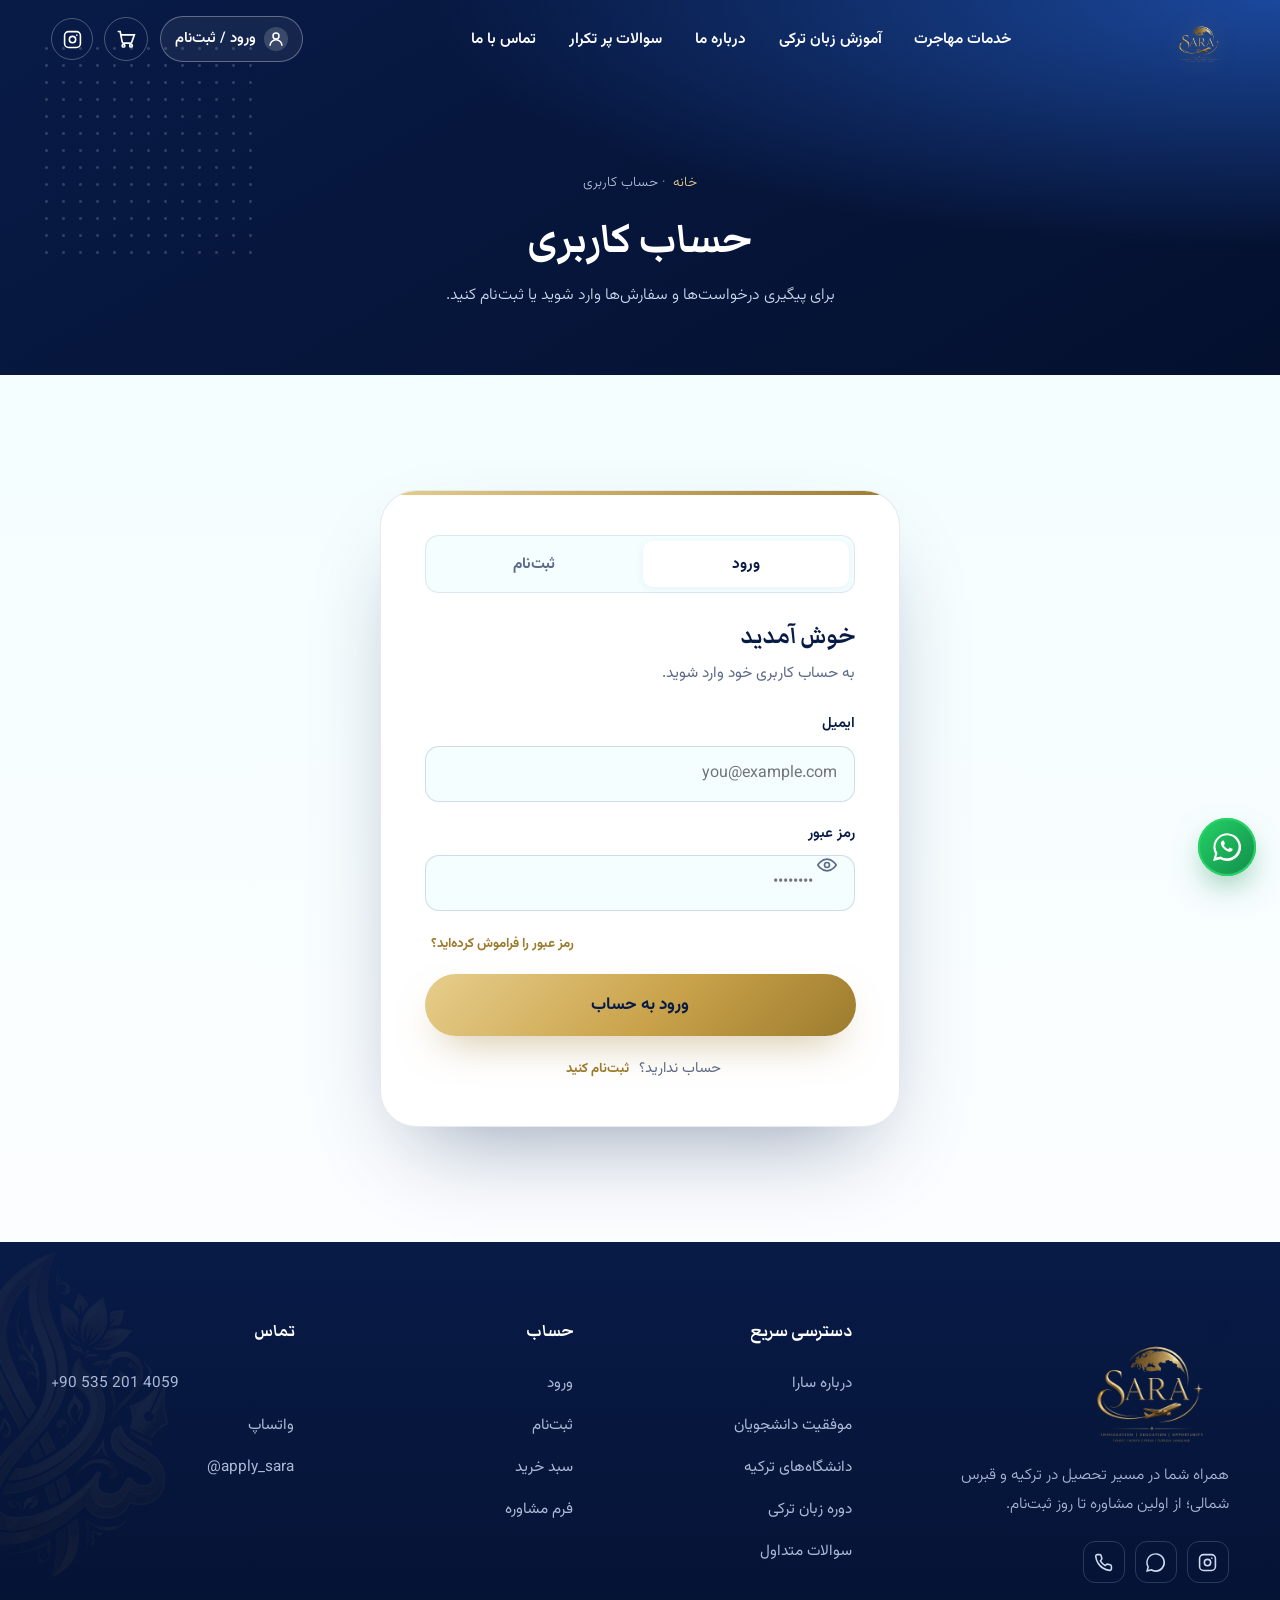
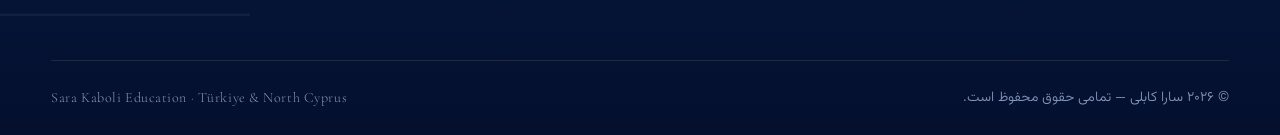
<file: account.html>
<!DOCTYPE html>
<html lang="fa" dir="rtl">
<head>
<meta charset="UTF-8">
<meta name="viewport" content="width=device-width, initial-scale=1.0">
<title>حساب کاربری | سارا کابلی</title>
<meta name="description" content="ورود، ثبت‌نام و داشبورد کاربری سارا کابلی — پیگیری درخواست‌های مشاوره و سفارش‌ها.">
<meta name="theme-color" content="#0E2F76">
<link rel="icon" type="image/png" href="Images/favicon.png">
<link rel="preconnect" href="https://fonts.googleapis.com">
<link rel="preconnect" href="https://fonts.gstatic.com" crossorigin>
<link href="https://fonts.googleapis.com/css2?family=Vazirmatn:wght@300;400;500;600;700;800;900&family=Markazi+Text:wght@400;500;600;700&family=Cormorant+Garamond:ital,wght@0,500;0,600;0,700;1,600&display=swap" rel="stylesheet">
<link rel="stylesheet" href="css/style.css">
<link rel="stylesheet" href="css/app.css">
</head>
<body>

<header class="site-header" id="header">
  <div class="container nav">
    <a class="brand" href="index.html" aria-label="سارا کابلی">
      <img src="Images/logo.png" alt="سارا کابلی" width="50" height="46">
    </a>
    <nav class="nav-links" aria-label="ناوبری اصلی">
      <a href="index.html#services">خدمات مهاجرت</a>
      <a href="course.html">آموزش زبان ترکی</a>
      <a href="index.html#about">درباره ما</a>
      <a href="index.html#faq">سوالات پر تکرار</a>
      <a href="index.html#contact">تماس با ما</a>
    </nav>
    <div class="nav-cta">
      <a class="acct-link authed" data-account-link href="account.html#dashboard">
        <span class="av-dot"><svg viewBox="0 0 24 24" fill="none" stroke="currentColor" stroke-width="2"><circle cx="12" cy="8" r="4"/><path d="M4 21a8 8 0 0 1 16 0"/></svg></span>
        <span class="lbl" data-account-label>حساب کاربری</span>
      </a>
      <a class="cart-link" href="cart.html" aria-label="سبد خرید">
        <svg viewBox="0 0 24 24" fill="none" stroke="currentColor" stroke-width="2"><circle cx="9" cy="20" r="1.6"/><circle cx="18" cy="20" r="1.6"/><path d="M2 3h3l2.4 12.4a2 2 0 0 0 2 1.6h7.7a2 2 0 0 0 2-1.6L22 7H6"/></svg>
        <span class="cart-badge" data-cart-count>۰</span>
      </a>
      <a class="icon-link" href="https://www.instagram.com/apply_sara" target="_blank" rel="noopener" aria-label="اینستاگرام">
        <svg viewBox="0 0 24 24" fill="none" stroke="currentColor" stroke-width="2"><rect x="2" y="2" width="20" height="20" rx="5"/><circle cx="12" cy="12" r="4"/><circle cx="17.5" cy="6.5" r="1" fill="currentColor" stroke="none"/></svg>
      </a>
      <button class="burger" id="burger" aria-label="منو" aria-expanded="false"><span></span><span></span><span></span></button>
    </div>
  </div>
</header>

<div class="mobile-nav" id="mobileNav">
  <div class="scrim" data-close></div>
  <nav class="panel" aria-label="ناوبری موبایل">
    <a href="index.html#services" data-close>خدمات مهاجرت</a>
    <a href="course.html" data-close>آموزش زبان ترکی</a>
    <a href="index.html#about" data-close>درباره ما</a>
    <a href="index.html#faq" data-close>سوالات پر تکرار</a>
    <a href="index.html#contact" data-close>تماس با ما</a>
    <a href="cart.html" data-close>سبد خرید</a>
  </nav>
</div>

<main>

<section class="page-hero">
  <div class="dots"></div>
  <p class="crumb"><a href="index.html">خانه</a> · حساب کاربری</p>
  <h1 id="phTitle">حساب کاربری</h1>
  <p id="phSub">برای پیگیری درخواست‌ها و سفارش‌ها وارد شوید یا ثبت‌نام کنید.</p>
</section>

<!-- ============ AUTH ============ -->
<section class="section auth-section" id="authSection">
  <div class="container">
    <div class="auth-card">
      <div class="auth-tabs" id="authTabs">
        <button data-tab="login" class="on">ورود</button>
        <button data-tab="register">ثبت‌نام</button>
      </div>

      <!-- LOGIN -->
      <div class="auth-view on" id="view-login">
        <h2>خوش آمدید</h2>
        <p class="muted">به حساب کاربری خود وارد شوید.</p>
        <form id="loginForm" novalidate>
          <div id="loginAlert"></div>
          <div class="field"><label for="li-email">ایمیل</label><input id="li-email" type="email" placeholder="you@example.com" required></div>
          <div class="field pw-field"><label for="li-pass">رمز عبور</label>
            <input id="li-pass" type="password" placeholder="••••••••" required>
            <button type="button" class="toggle" data-toggle-pw="li-pass" aria-label="نمایش رمز"><svg viewBox="0 0 24 24" fill="none" stroke="currentColor" stroke-width="2"><path d="M1 12s4-7 11-7 11 7 11 7-4 7-11 7-11-7-11-7z"/><circle cx="12" cy="12" r="3"/></svg></button>
          </div>
          <div style="text-align:end;margin-bottom:1rem"><button type="button" class="link-btn" data-go="forgot">رمز عبور را فراموش کرده‌اید؟</button></div>
          <button type="submit" class="btn btn-gold btn-block btn-lg">ورود به حساب</button>
        </form>
        <p class="auth-foot">حساب ندارید؟ <button class="link-btn" data-go="register">ثبت‌نام کنید</button></p>
      </div>

      <!-- REGISTER -->
      <div class="auth-view" id="view-register">
        <h2>ساخت حساب جدید</h2>
        <p class="muted">در چند ثانیه ثبت‌نام کنید و مسیر تحصیلی‌تان را دنبال کنید.</p>
        <form id="registerForm" novalidate>
          <div id="registerAlert"></div>
          <div class="field"><label for="rg-name">نام و نام خانوادگی</label><input id="rg-name" type="text" placeholder="نام شما" required></div>
          <div class="field-row">
            <div class="field"><label for="rg-email">ایمیل</label><input id="rg-email" type="email" placeholder="you@example.com" required></div>
            <div class="field"><label for="rg-phone">شماره تماس</label><input id="rg-phone" type="tel" inputmode="tel" placeholder="۰۹۱۲۳۴۵۶۷۸۹"></div>
          </div>
          <div class="field pw-field"><label for="rg-pass">رمز عبور</label>
            <input id="rg-pass" type="password" placeholder="حداقل ۶ کاراکتر" required>
            <button type="button" class="toggle" data-toggle-pw="rg-pass" aria-label="نمایش رمز"><svg viewBox="0 0 24 24" fill="none" stroke="currentColor" stroke-width="2"><path d="M1 12s4-7 11-7 11 7 11 7-4 7-11 7-11-7-11-7z"/><circle cx="12" cy="12" r="3"/></svg></button>
          </div>
          <div class="field"><label for="rg-pass2">تکرار رمز عبور</label><input id="rg-pass2" type="password" placeholder="••••••••" required></div>
          <button type="submit" class="btn btn-gold btn-block btn-lg">ساخت حساب</button>
        </form>
        <p class="auth-foot">قبلاً ثبت‌نام کرده‌اید؟ <button class="link-btn" data-go="login">وارد شوید</button></p>
      </div>

      <!-- FORGOT -->
      <div class="auth-view" id="view-forgot">
        <h2>بازیابی رمز عبور</h2>
        <p class="muted">ایمیل حساب خود را وارد کنید تا کد بازیابی برایتان ساخته شود.</p>
        <form id="forgotForm" novalidate>
          <div id="forgotAlert"></div>
          <div class="field"><label for="fg-email">ایمیل</label><input id="fg-email" type="email" placeholder="you@example.com" required></div>
          <button type="submit" class="btn btn-gold btn-block btn-lg">دریافت کد بازیابی</button>
        </form>
        <p class="auth-foot"><button class="link-btn" data-go="login">بازگشت به ورود</button></p>
      </div>

      <!-- RESET -->
      <div class="auth-view" id="view-reset">
        <h2>تعیین رمز عبور جدید</h2>
        <p class="muted">کد بازیابی و رمز عبور جدید خود را وارد کنید.</p>
        <form id="resetForm" novalidate>
          <div id="resetAlert"></div>
          <div class="field"><label for="rs-email">ایمیل</label><input id="rs-email" type="email" placeholder="you@example.com" required></div>
          <div class="field"><label for="rs-token">کد بازیابی</label><input id="rs-token" type="text" placeholder="مثلاً A1B2C3" required></div>
          <div class="field pw-field"><label for="rs-pass">رمز عبور جدید</label>
            <input id="rs-pass" type="password" placeholder="حداقل ۶ کاراکتر" required>
            <button type="button" class="toggle" data-toggle-pw="rs-pass" aria-label="نمایش رمز"><svg viewBox="0 0 24 24" fill="none" stroke="currentColor" stroke-width="2"><path d="M1 12s4-7 11-7 11 7 11 7-4 7-11 7-11-7-11-7z"/><circle cx="12" cy="12" r="3"/></svg></button>
          </div>
          <button type="submit" class="btn btn-gold btn-block btn-lg">تغییر رمز عبور</button>
        </form>
        <p class="auth-foot"><button class="link-btn" data-go="login">بازگشت به ورود</button></p>
      </div>
    </div>
  </div>
</section>

<!-- ============ DASHBOARD ============ -->
<section class="section dash" id="dashSection" style="display:none">
  <div class="container">
    <div class="dash-grid">
      <aside class="dash-side">
        <div class="dash-user">
          <span class="av" id="dashAvatar">س</span>
          <div>
            <b id="dashName">کاربر</b>
            <span id="dashEmail">user@mail.com</span>
          </div>
        </div>
        <nav class="dash-nav" id="dashNav">
          <button data-panel="overview" class="on"><svg viewBox="0 0 24 24" fill="none" stroke="currentColor" stroke-width="2"><rect x="3" y="3" width="7" height="9"/><rect x="14" y="3" width="7" height="5"/><rect x="14" y="12" width="7" height="9"/><rect x="3" y="16" width="7" height="5"/></svg>داشبورد</button>
          <button data-panel="requests"><svg viewBox="0 0 24 24" fill="none" stroke="currentColor" stroke-width="2"><path d="M21 15a2 2 0 0 1-2 2H7l-4 4V5a2 2 0 0 1 2-2h14a2 2 0 0 1 2 2z"/></svg>درخواست‌های مشاوره</button>
          <button data-panel="orders"><svg viewBox="0 0 24 24" fill="none" stroke="currentColor" stroke-width="2"><path d="M6 2 3 6v14a2 2 0 0 0 2 2h14a2 2 0 0 0 2-2V6l-3-4z"/><path d="M3 6h18M16 10a4 4 0 0 1-8 0"/></svg>سفارش‌های من</button>
          <button data-panel="profile"><svg viewBox="0 0 24 24" fill="none" stroke="currentColor" stroke-width="2"><circle cx="12" cy="8" r="4"/><path d="M4 21a8 8 0 0 1 16 0"/></svg>ویرایش پروفایل</button>
          <button class="logout" id="logoutBtn"><svg viewBox="0 0 24 24" fill="none" stroke="currentColor" stroke-width="2"><path d="M9 21H5a2 2 0 0 1-2-2V5a2 2 0 0 1 2-2h4"/><path d="M16 17l5-5-5-5M21 12H9"/></svg>خروج</button>
        </nav>
      </aside>

      <div class="dash-main">
        <!-- OVERVIEW -->
        <div class="dash-panel on" id="panel-overview">
          <div class="dash-stats">
            <div class="dash-stat"><div class="n" id="stRequests">۰</div><div class="l">درخواست مشاوره</div></div>
            <div class="dash-stat"><div class="n" id="stOrders">۰</div><div class="l">سفارش</div></div>
            <div class="dash-stat"><div class="n" id="stMember">—</div><div class="l">عضویت از</div></div>
          </div>
          <div class="dash-card">
            <h3>آخرین درخواست‌ها</h3>
            <div id="recentRequests"></div>
          </div>
        </div>

        <!-- REQUESTS -->
        <div class="dash-panel" id="panel-requests">
          <div class="dash-card">
            <h3>درخواست‌های مشاوره</h3>
            <div id="requestsList"></div>
          </div>
        </div>

        <!-- ORDERS -->
        <div class="dash-panel" id="panel-orders">
          <div class="dash-card">
            <h3>سفارش‌های من</h3>
            <div id="ordersList"></div>
          </div>
        </div>

        <!-- PROFILE -->
        <div class="dash-panel" id="panel-profile">
          <div class="dash-card">
            <h3>ویرایش پروفایل</h3>
            <form id="profileForm" novalidate>
              <div id="profileAlert"></div>
              <div class="field"><label for="pf-name">نام و نام خانوادگی</label><input id="pf-name" type="text" required></div>
              <div class="field-row">
                <div class="field"><label for="pf-email">ایمیل</label><input id="pf-email" type="email" disabled style="opacity:.7;cursor:not-allowed"></div>
                <div class="field"><label for="pf-phone">شماره تماس</label><input id="pf-phone" type="tel" inputmode="tel" placeholder="۰۹۱۲۳۴۵۶۷۸۹"></div>
              </div>
              <button type="submit" class="btn btn-gold btn-lg">ذخیره تغییرات</button>
            </form>
          </div>
        </div>
      </div>
    </div>
  </div>
</section>

</main>

<footer class="footer">
  <img class="flourish-bg" src="Images/flourish.png" alt="" aria-hidden="true">
  <div class="container">
    <div class="footer-top">
      <div class="brand-block">
        <img src="Images/logo.png" alt="سارا کابلی · Sara Kaboli Education">
        <p>همراه شما در مسیر تحصیل در ترکیه و قبرس شمالی؛ از اولین مشاوره تا روز ثبت‌نام.</p>
        <div class="socials">
          <a href="https://www.instagram.com/apply_sara" target="_blank" rel="noopener" aria-label="اینستاگرام"><svg viewBox="0 0 24 24" fill="none" stroke="currentColor" stroke-width="2"><rect x="2" y="2" width="20" height="20" rx="5"/><circle cx="12" cy="12" r="4"/><circle cx="17.5" cy="6.5" r="1" fill="currentColor" stroke="none"/></svg></a>
          <a href="https://wa.me/905352014059" target="_blank" rel="noopener" aria-label="واتساپ"><svg viewBox="0 0 24 24" fill="currentColor"><path d="M.06 24l1.7-6.2A11.86 11.86 0 1 1 12 24a11.9 11.9 0 0 1-5.7-1.46zM6.6 20.1l.36.2a9.86 9.86 0 1 0-3.34-3.3l.23.37-1 3.67z"/></svg></a>
          <a href="tel:+905352014059" aria-label="تماس"><svg viewBox="0 0 24 24" fill="none" stroke="currentColor" stroke-width="2"><path d="M22 16.9v3a2 2 0 0 1-2.2 2 19.8 19.8 0 0 1-8.6-3 19.5 19.5 0 0 1-6-6 19.8 19.8 0 0 1-3-8.6A2 2 0 0 1 4.1 2h3a2 2 0 0 1 2 1.7c.1.9.4 1.8.7 2.7a2 2 0 0 1-.5 2.1L8.1 9.9a16 16 0 0 0 6 6l1.4-1.2a2 2 0 0 1 2.1-.5c.9.3 1.8.6 2.7.7a2 2 0 0 1 1.7 2z"/></svg></a>
        </div>
      </div>
      <div class="footer-col">
        <h4>دسترسی سریع</h4>
        <a href="index.html#about">درباره سارا</a>
        <a href="index.html#success">موفقیت دانشجویان</a>
        <a href="universities.html">دانشگاه‌های ترکیه</a>
        <a href="course.html">دوره زبان ترکی</a>
        <a href="index.html#faq">سوالات متداول</a>
      </div>
      <div class="footer-col">
        <h4>حساب</h4>
        <a href="account.html#login">ورود</a>
        <a href="account.html#register">ثبت‌نام</a>
        <a href="cart.html">سبد خرید</a>
        <a href="index.html#contact">فرم مشاوره</a>
      </div>
      <div class="footer-col">
        <h4>تماس</h4>
        <a href="tel:+905352014059" style="direction:ltr;text-align:start">+90 535 201 4059</a>
        <a href="https://wa.me/905352014059" target="_blank" rel="noopener">واتساپ</a>
        <a href="https://www.instagram.com/apply_sara" target="_blank" rel="noopener">apply_sara@</a>
      </div>
    </div>
    <div class="footer-bottom">
      <p>© ۲۰۲۶ سارا کابلی — تمامی حقوق محفوظ است.</p>
      <p class="mk">Sara Kaboli Education · Türkiye &amp; North Cyprus</p>
    </div>
  </div>
</footer>

<a class="fab" href="https://wa.me/905352014059" target="_blank" rel="noopener" aria-label="گفت‌وگو در واتساپ">
  <svg viewBox="0 0 24 24" fill="currentColor"><path d="M.06 24l1.7-6.2A11.86 11.86 0 1 1 12 24a11.9 11.9 0 0 1-5.7-1.46zM6.6 20.1l.36.2a9.86 9.86 0 1 0-3.34-3.3l.23.37-1 3.67z"/><path d="M9.5 7c-.2-.45-.4-.46-.6-.47h-.5a1 1 0 0 0-.73.34A3 3 0 0 0 6.7 9.1c0 1.2.88 2.37 1 2.54s1.72 2.76 4.25 3.76c2.1.83 2.53.66 2.99.62s1.47-.6 1.68-1.18.2-1.08.14-1.18-.2-.17-.42-.29-1.47-.73-1.7-.8-.4-.12-.56.12-.64.8-.79.97-.29.18-.53.06a6.8 6.8 0 0 1-2-1.24 7.5 7.5 0 0 1-1.39-1.73c-.14-.25 0-.38.11-.5s.25-.29.37-.43a1.7 1.7 0 0 0 .25-.41.46.46 0 0 0 0-.43C9.96 8.1 9.66 7.35 9.5 7z"/></svg>
</a>

<script src="js/store.js"></script>
<script src="js/script.js"></script>
<script src="js/account.js"></script>
</body>
</html>
</file>
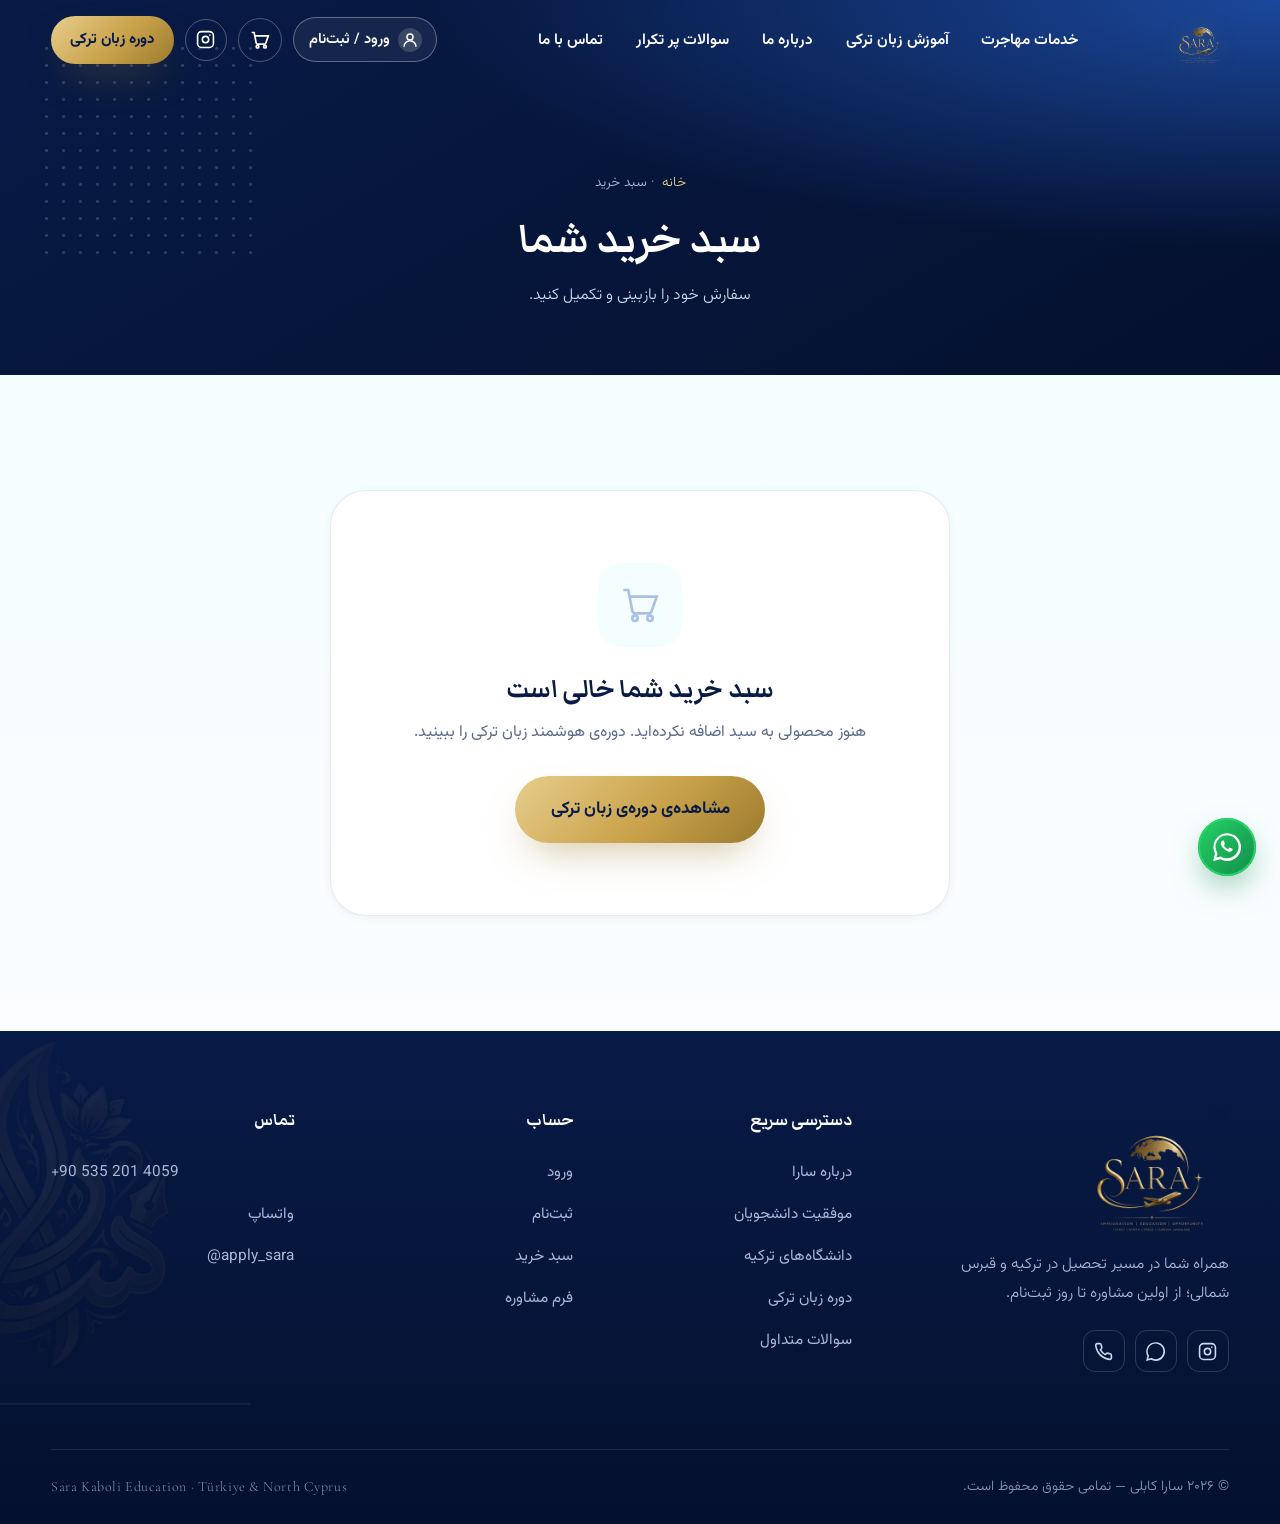
<file: cart.html>
<!DOCTYPE html>
<html lang="fa" dir="rtl">
<head>
<meta charset="UTF-8">
<meta name="viewport" content="width=device-width, initial-scale=1.0">
<title>سبد خرید | سارا کابلی</title>
<meta name="description" content="سبد خرید دوره‌ها و خدمات سارا کابلی — بازبینی سفارش و تکمیل خرید.">
<meta name="theme-color" content="#0E2F76">
<link rel="icon" type="image/png" href="Images/favicon.png">
<link rel="preconnect" href="https://fonts.googleapis.com">
<link rel="preconnect" href="https://fonts.gstatic.com" crossorigin>
<link href="https://fonts.googleapis.com/css2?family=Vazirmatn:wght@300;400;500;600;700;800;900&family=Markazi+Text:wght@400;500;600;700&family=Cormorant+Garamond:ital,wght@0,500;0,600;0,700;1,600&display=swap" rel="stylesheet">
<link rel="stylesheet" href="css/style.css">
<link rel="stylesheet" href="css/app.css">
</head>
<body>

<header class="site-header" id="header">
  <div class="container nav">
    <a class="brand" href="index.html" aria-label="سارا کابلی">
      <img src="Images/logo.png" alt="سارا کابلی" width="50" height="46">
    </a>
    <nav class="nav-links" aria-label="ناوبری اصلی">
      <a href="index.html#services">خدمات مهاجرت</a>
      <a href="course.html">آموزش زبان ترکی</a>
      <a href="index.html#about">درباره ما</a>
      <a href="index.html#faq">سوالات پر تکرار</a>
      <a href="index.html#contact">تماس با ما</a>
    </nav>
    <div class="nav-cta">
      <a class="acct-link" data-account-link href="account.html#login">
        <span class="av-dot"><svg viewBox="0 0 24 24" fill="none" stroke="currentColor" stroke-width="2"><circle cx="12" cy="8" r="4"/><path d="M4 21a8 8 0 0 1 16 0"/></svg></span>
        <span class="lbl" data-account-label>ورود / ثبت‌نام</span>
      </a>
      <a class="cart-link" href="cart.html" aria-label="سبد خرید">
        <svg viewBox="0 0 24 24" fill="none" stroke="currentColor" stroke-width="2"><circle cx="9" cy="20" r="1.6"/><circle cx="18" cy="20" r="1.6"/><path d="M2 3h3l2.4 12.4a2 2 0 0 0 2 1.6h7.7a2 2 0 0 0 2-1.6L22 7H6"/></svg>
        <span class="cart-badge" data-cart-count>۰</span>
      </a>
      <a class="icon-link" href="https://www.instagram.com/apply_sara" target="_blank" rel="noopener" aria-label="اینستاگرام">
        <svg viewBox="0 0 24 24" fill="none" stroke="currentColor" stroke-width="2"><rect x="2" y="2" width="20" height="20" rx="5"/><circle cx="12" cy="12" r="4"/><circle cx="17.5" cy="6.5" r="1" fill="currentColor" stroke="none"/></svg>
      </a>
      <a class="btn btn-gold" href="course.html">دوره زبان ترکی</a>
      <button class="burger" id="burger" aria-label="منو" aria-expanded="false"><span></span><span></span><span></span></button>
    </div>
  </div>
</header>

<div class="mobile-nav" id="mobileNav">
  <div class="scrim" data-close></div>
  <nav class="panel" aria-label="ناوبری موبایل">
    <a href="index.html#services" data-close>خدمات مهاجرت</a>
    <a href="course.html" data-close>آموزش زبان ترکی</a>
    <a href="index.html#about" data-close>درباره ما</a>
    <a href="index.html#faq" data-close>سوالات پر تکرار</a>
    <a href="index.html#contact" data-close>تماس با ما</a>
    <a href="account.html" data-close>حساب کاربری</a>
  </nav>
</div>

<main>

<section class="page-hero">
  <div class="dots"></div>
  <p class="crumb"><a href="index.html">خانه</a> · سبد خرید</p>
  <h1>سبد خرید شما</h1>
  <p>سفارش خود را بازبینی و تکمیل کنید.</p>
</section>

<section class="section cart-section">
  <div class="container">

    <!-- CART (filled) -->
    <div class="cart-layout" id="cartView" style="display:none">
      <div class="cart-items">
        <div class="cart-items-head">
          <b>اقلام سبد (<span id="cartLineCount">۰</span>)</b>
          <button class="clear" id="clearCart">خالی کردن سبد</button>
        </div>
        <div id="cartLines"></div>
      </div>

      <aside class="cart-summary">
        <h3>خلاصه‌ی سفارش</h3>
        <div class="sum-row"><span>جمع کل اقلام</span><span class="v" id="sumSubtotal">—</span></div>
        <div class="sum-row save" id="rowSave" style="display:none"><span>سود شما از تخفیف</span><span class="v" id="sumSave">—</span></div>
        <div class="sum-row"><span>هزینه‌ی پشتیبانی</span><span class="v" style="color:#1f7a43">رایگان</span></div>
        <div class="sum-total"><b>مبلغ قابل پرداخت</b><span class="v" id="sumTotal">—</span></div>
        <button class="btn btn-gold btn-block btn-lg" id="checkoutBtn">تکمیل خرید</button>
        <a class="btn btn-ghost btn-block" href="course.html" style="margin-top:.8rem">ادامه‌ی خرید</a>
        <p class="secure"><svg viewBox="0 0 24 24" fill="none" stroke="currentColor" stroke-width="2"><rect x="3" y="11" width="18" height="11" rx="2"/><path d="M7 11V7a5 5 0 0 1 10 0v4"/></svg>پرداخت امن · اطلاعات شما محفوظ است</p>
      </aside>
    </div>

    <!-- EMPTY -->
    <div class="cart-empty" id="emptyView" style="display:none">
      <div class="ic"><svg viewBox="0 0 24 24" fill="none" stroke="currentColor" stroke-width="1.6"><circle cx="9" cy="20" r="1.6"/><circle cx="18" cy="20" r="1.6"/><path d="M2 3h3l2.4 12.4a2 2 0 0 0 2 1.6h7.7a2 2 0 0 0 2-1.6L22 7H6"/></svg></div>
      <h2>سبد خرید شما خالی است</h2>
      <p>هنوز محصولی به سبد اضافه نکرده‌اید. دوره‌ی هوشمند زبان ترکی را ببینید.</p>
      <a class="btn btn-gold btn-lg" href="course.html">مشاهده‌ی دوره‌ی زبان ترکی</a>
    </div>

    <!-- ORDER CONFIRMATION -->
    <div class="order-ok" id="orderView" style="display:none">
      <div class="seal"><svg viewBox="0 0 24 24" fill="none" stroke="currentColor" stroke-width="2.4"><path d="M20 6 9 17l-5-5"/></svg></div>
      <h2>سفارش شما ثبت شد</h2>
      <p>از خرید شما سپاسگزاریم. جزئیات سفارش به داشبورد شما اضافه شد.</p>
      <div class="oid" id="orderId">SK-—</div>
      <div class="hero-actions" style="justify-content:center;margin-top:1.8rem">
        <a class="btn btn-gold btn-lg" href="account.html#dashboard">مشاهده در داشبورد</a>
        <a class="btn btn-ghost btn-lg" href="course.html">ادامه‌ی خرید</a>
      </div>
    </div>

  </div>
</section>

</main>

<footer class="footer">
  <img class="flourish-bg" src="Images/flourish.png" alt="" aria-hidden="true">
  <div class="container">
    <div class="footer-top">
      <div class="brand-block">
        <img src="Images/logo.png" alt="سارا کابلی · Sara Kaboli Education">
        <p>همراه شما در مسیر تحصیل در ترکیه و قبرس شمالی؛ از اولین مشاوره تا روز ثبت‌نام.</p>
        <div class="socials">
          <a href="https://www.instagram.com/apply_sara" target="_blank" rel="noopener" aria-label="اینستاگرام"><svg viewBox="0 0 24 24" fill="none" stroke="currentColor" stroke-width="2"><rect x="2" y="2" width="20" height="20" rx="5"/><circle cx="12" cy="12" r="4"/><circle cx="17.5" cy="6.5" r="1" fill="currentColor" stroke="none"/></svg></a>
          <a href="https://wa.me/905352014059" target="_blank" rel="noopener" aria-label="واتساپ"><svg viewBox="0 0 24 24" fill="currentColor"><path d="M.06 24l1.7-6.2A11.86 11.86 0 1 1 12 24a11.9 11.9 0 0 1-5.7-1.46zM6.6 20.1l.36.2a9.86 9.86 0 1 0-3.34-3.3l.23.37-1 3.67z"/></svg></a>
          <a href="tel:+905352014059" aria-label="تماس"><svg viewBox="0 0 24 24" fill="none" stroke="currentColor" stroke-width="2"><path d="M22 16.9v3a2 2 0 0 1-2.2 2 19.8 19.8 0 0 1-8.6-3 19.5 19.5 0 0 1-6-6 19.8 19.8 0 0 1-3-8.6A2 2 0 0 1 4.1 2h3a2 2 0 0 1 2 1.7c.1.9.4 1.8.7 2.7a2 2 0 0 1-.5 2.1L8.1 9.9a16 16 0 0 0 6 6l1.4-1.2a2 2 0 0 1 2.1-.5c.9.3 1.8.6 2.7.7a2 2 0 0 1 1.7 2z"/></svg></a>
        </div>
      </div>
      <div class="footer-col">
        <h4>دسترسی سریع</h4>
        <a href="index.html#about">درباره سارا</a>
        <a href="index.html#success">موفقیت دانشجویان</a>
        <a href="universities.html">دانشگاه‌های ترکیه</a>
        <a href="course.html">دوره زبان ترکی</a>
        <a href="index.html#faq">سوالات متداول</a>
      </div>
      <div class="footer-col">
        <h4>حساب</h4>
        <a href="account.html#login">ورود</a>
        <a href="account.html#register">ثبت‌نام</a>
        <a href="cart.html">سبد خرید</a>
        <a href="index.html#contact">فرم مشاوره</a>
      </div>
      <div class="footer-col">
        <h4>تماس</h4>
        <a href="tel:+905352014059" style="direction:ltr;text-align:start">+90 535 201 4059</a>
        <a href="https://wa.me/905352014059" target="_blank" rel="noopener">واتساپ</a>
        <a href="https://www.instagram.com/apply_sara" target="_blank" rel="noopener">apply_sara@</a>
      </div>
    </div>
    <div class="footer-bottom">
      <p>© ۲۰۲۶ سارا کابلی — تمامی حقوق محفوظ است.</p>
      <p class="mk">Sara Kaboli Education · Türkiye &amp; North Cyprus</p>
    </div>
  </div>
</footer>

<a class="fab" href="https://wa.me/905352014059" target="_blank" rel="noopener" aria-label="گفت‌وگو در واتساپ">
  <svg viewBox="0 0 24 24" fill="currentColor"><path d="M.06 24l1.7-6.2A11.86 11.86 0 1 1 12 24a11.9 11.9 0 0 1-5.7-1.46zM6.6 20.1l.36.2a9.86 9.86 0 1 0-3.34-3.3l.23.37-1 3.67z"/><path d="M9.5 7c-.2-.45-.4-.46-.6-.47h-.5a1 1 0 0 0-.73.34A3 3 0 0 0 6.7 9.1c0 1.2.88 2.37 1 2.54s1.72 2.76 4.25 3.76c2.1.83 2.53.66 2.99.62s1.47-.6 1.68-1.18.2-1.08.14-1.18-.2-.17-.42-.29-1.47-.73-1.7-.8-.4-.12-.56.12-.64.8-.79.97-.29.18-.53.06a6.8 6.8 0 0 1-2-1.24 7.5 7.5 0 0 1-1.39-1.73c-.14-.25 0-.38.11-.5s.25-.29.37-.43a1.7 1.7 0 0 0 .25-.41.46.46 0 0 0 0-.43C9.96 8.1 9.66 7.35 9.5 7z"/></svg>
</a>

<script src="js/store.js"></script>
<script src="js/script.js"></script>
<script src="js/cart.js"></script>
</body>
</html>
</file>
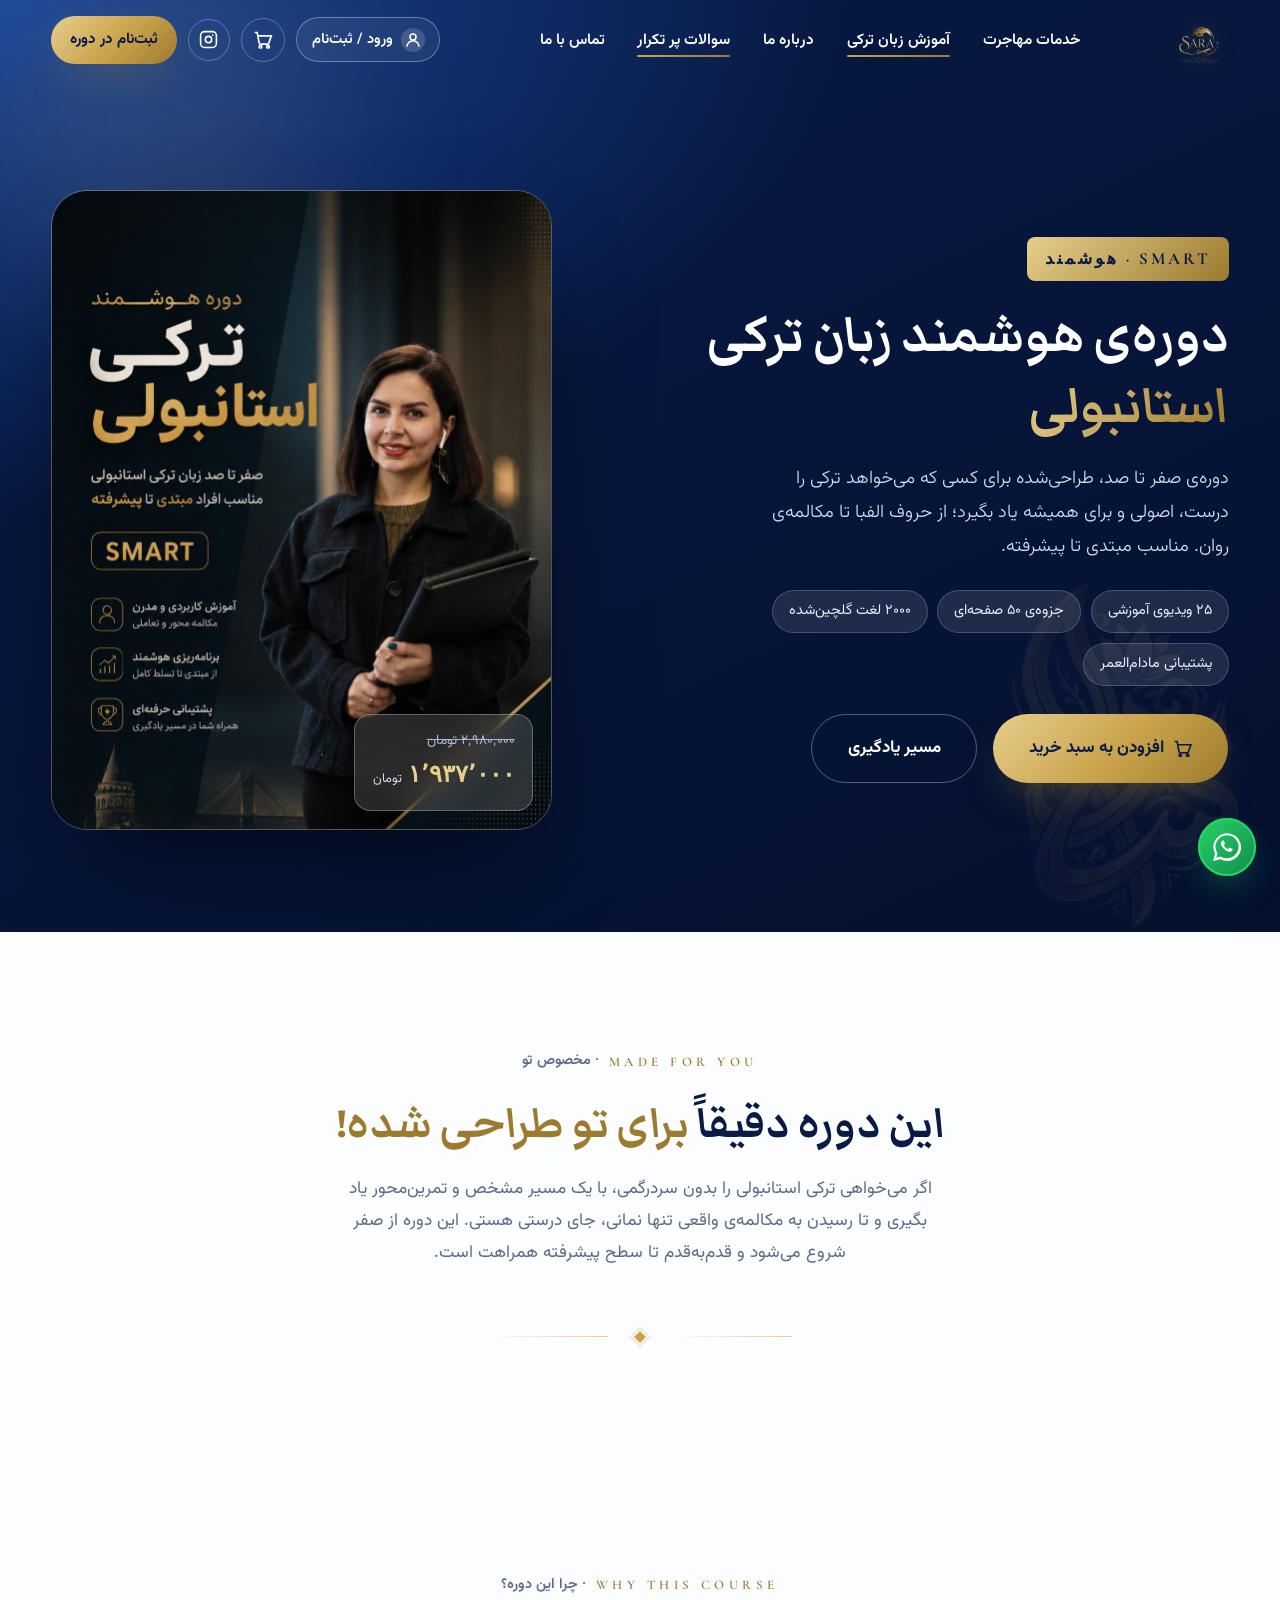
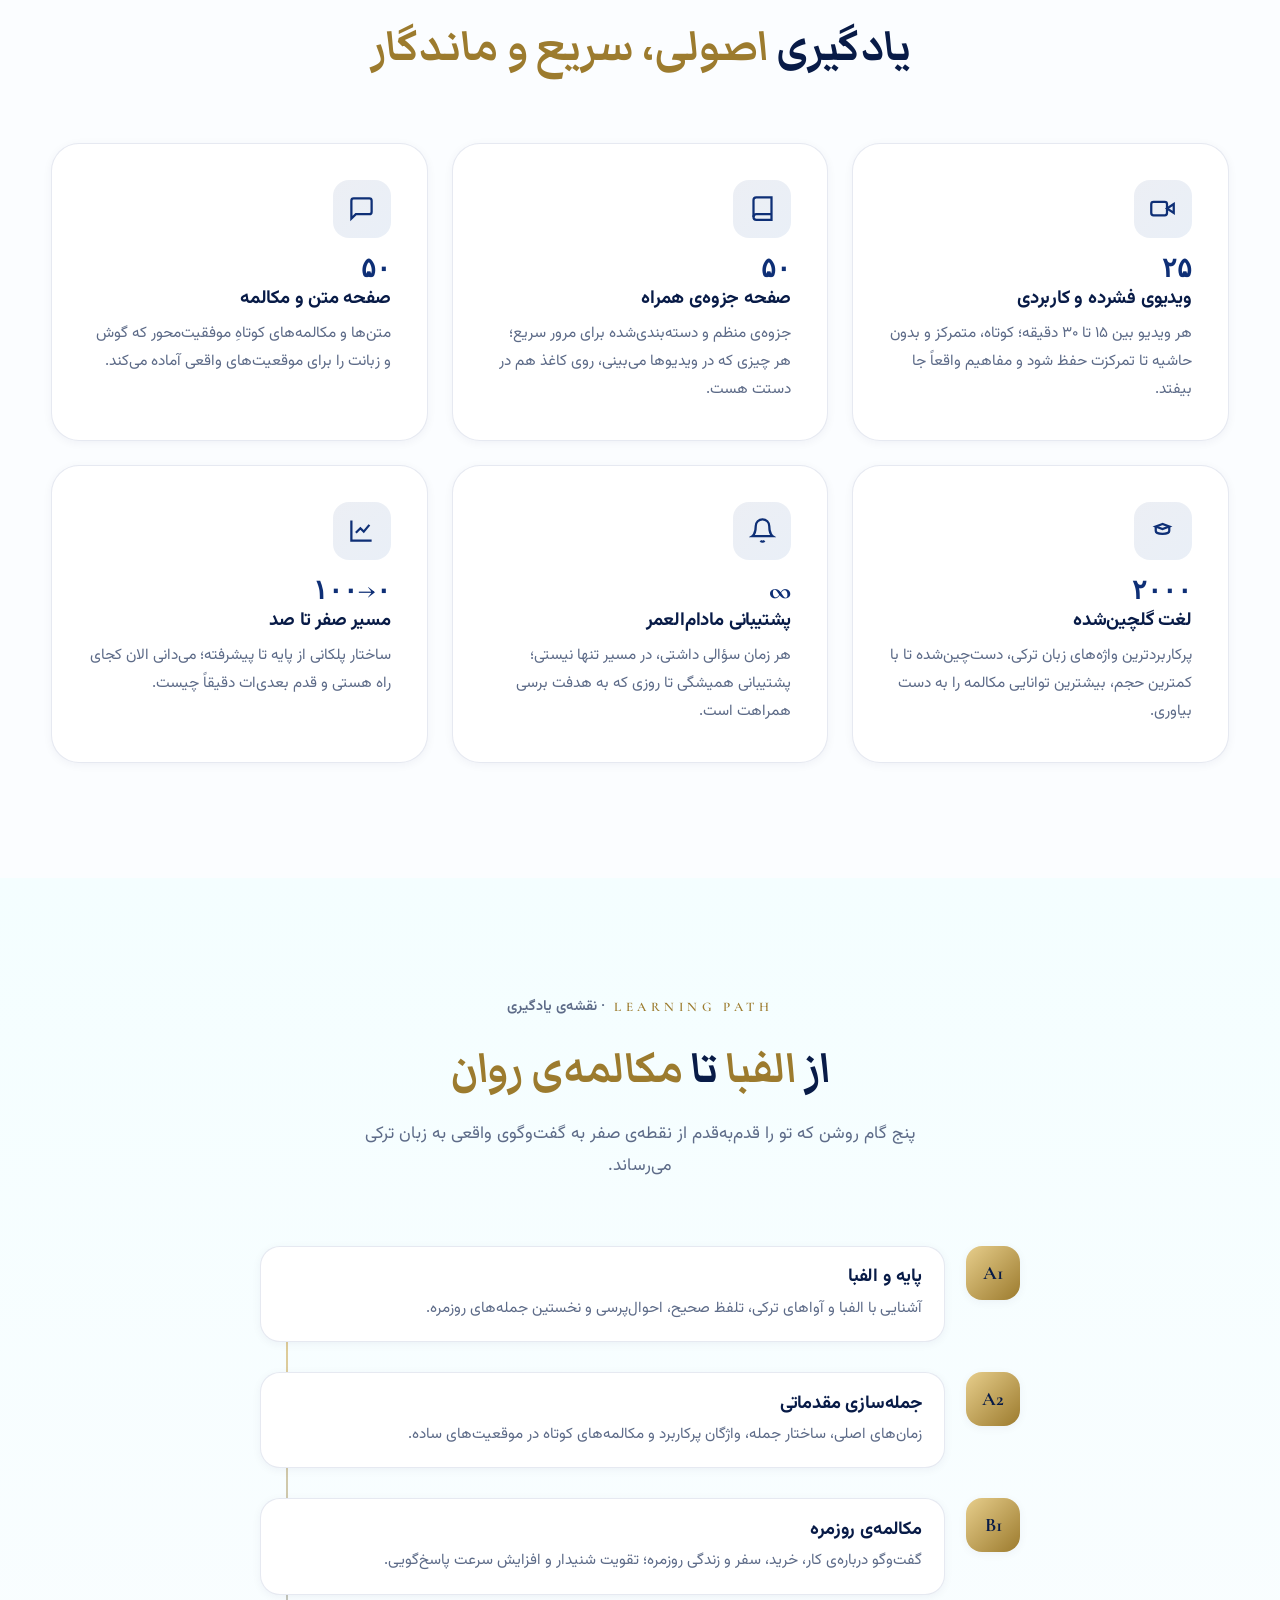
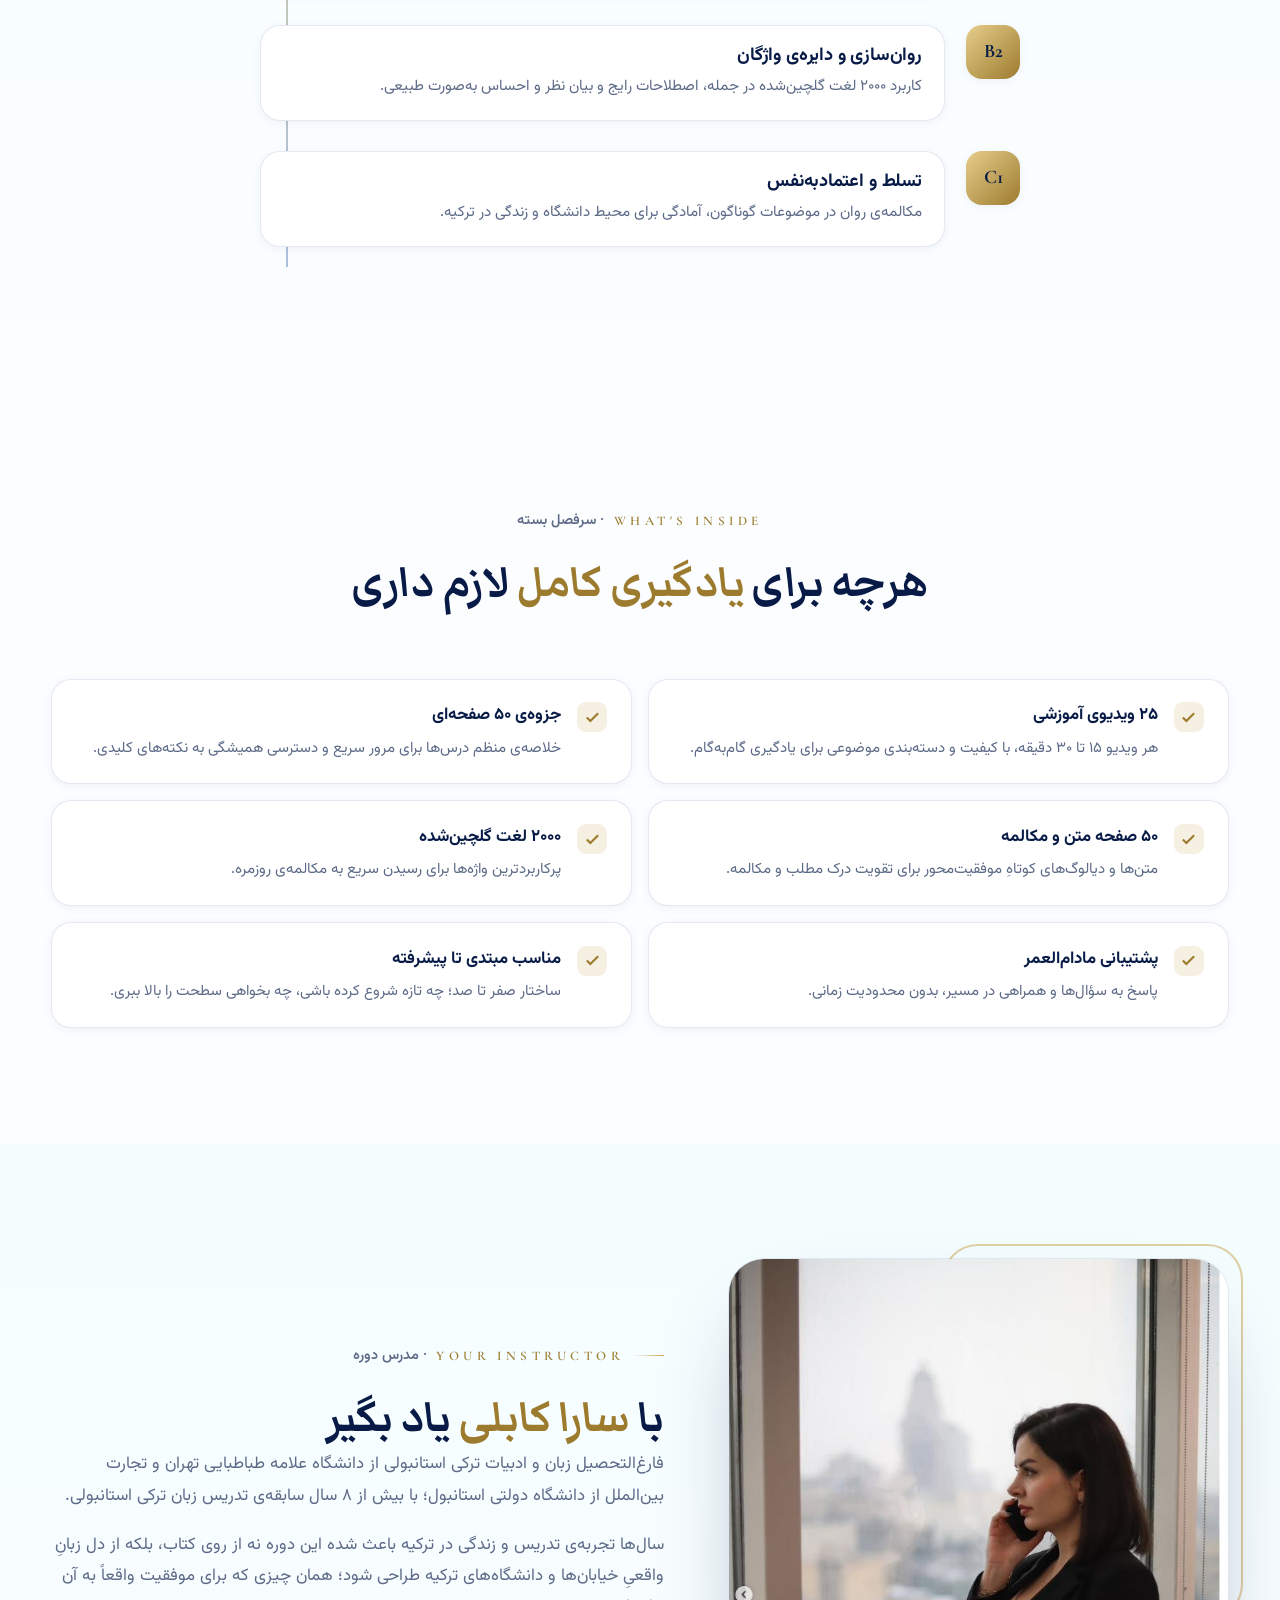
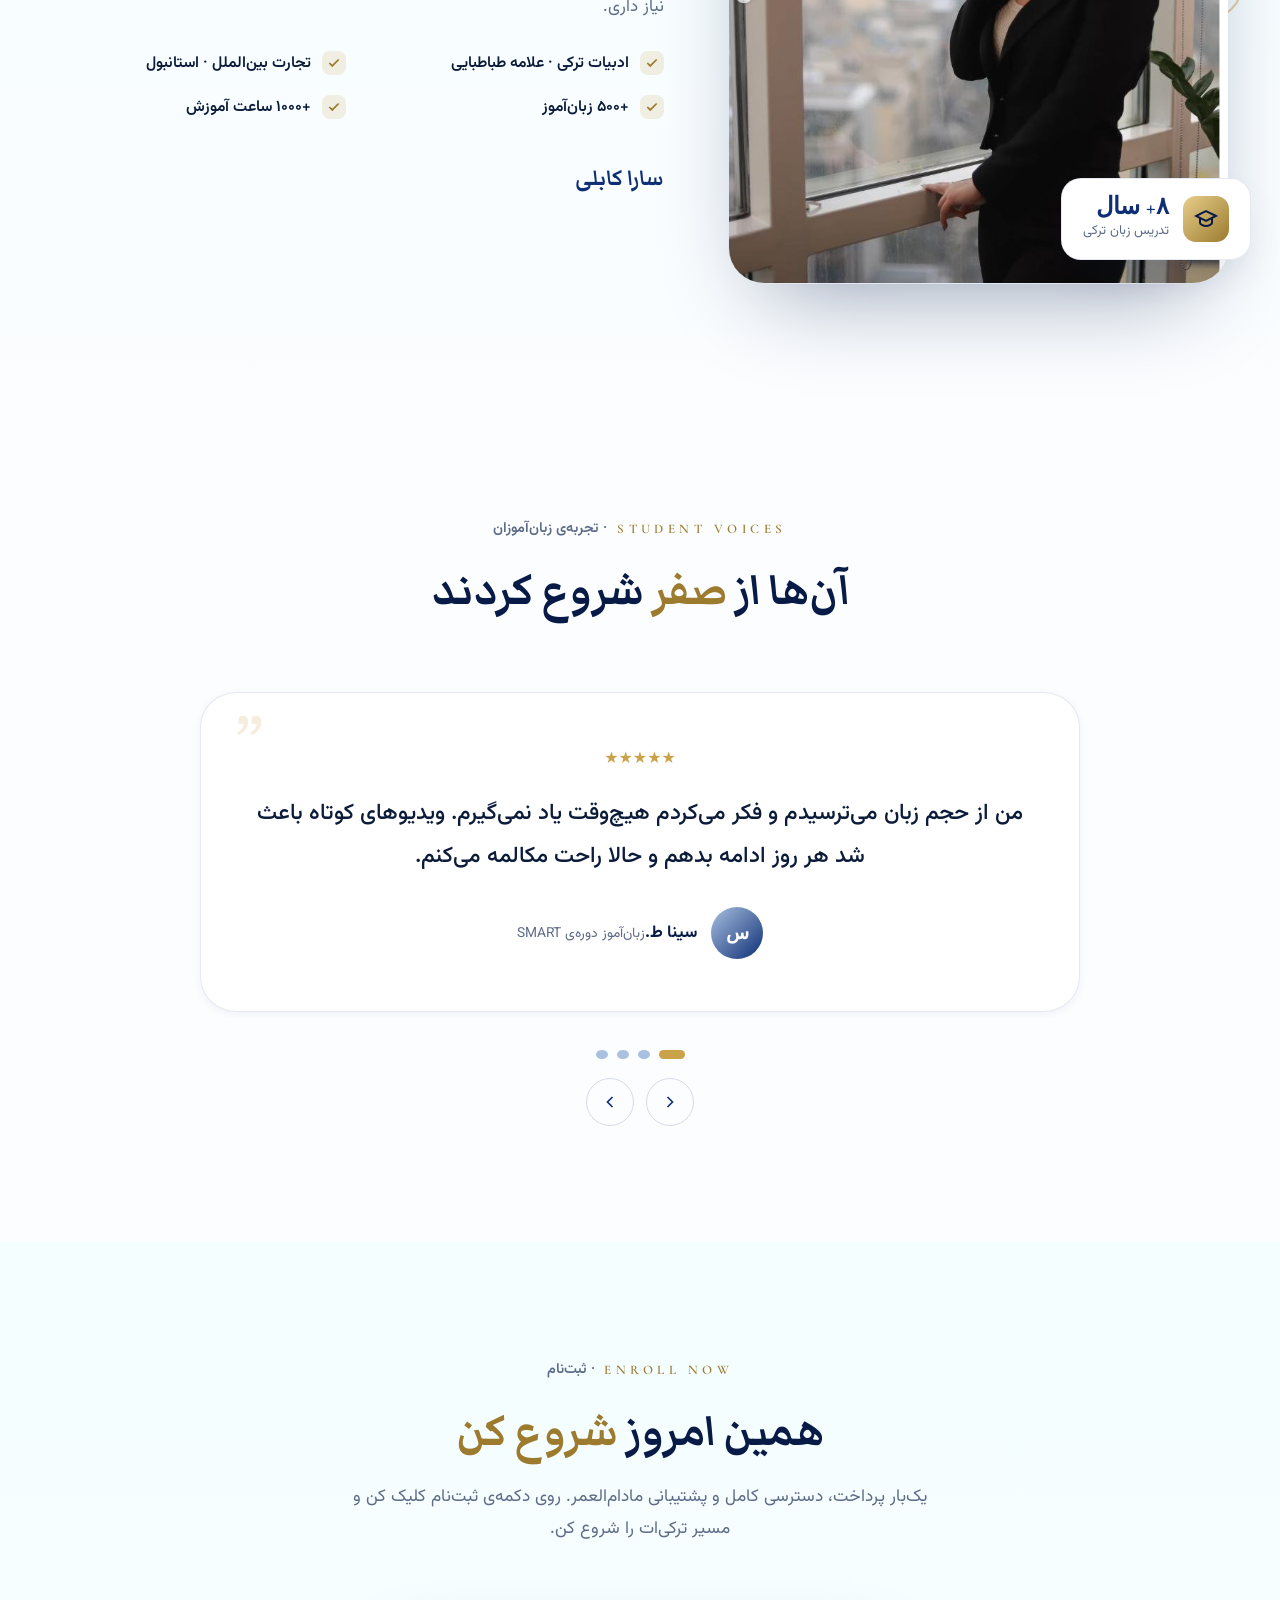
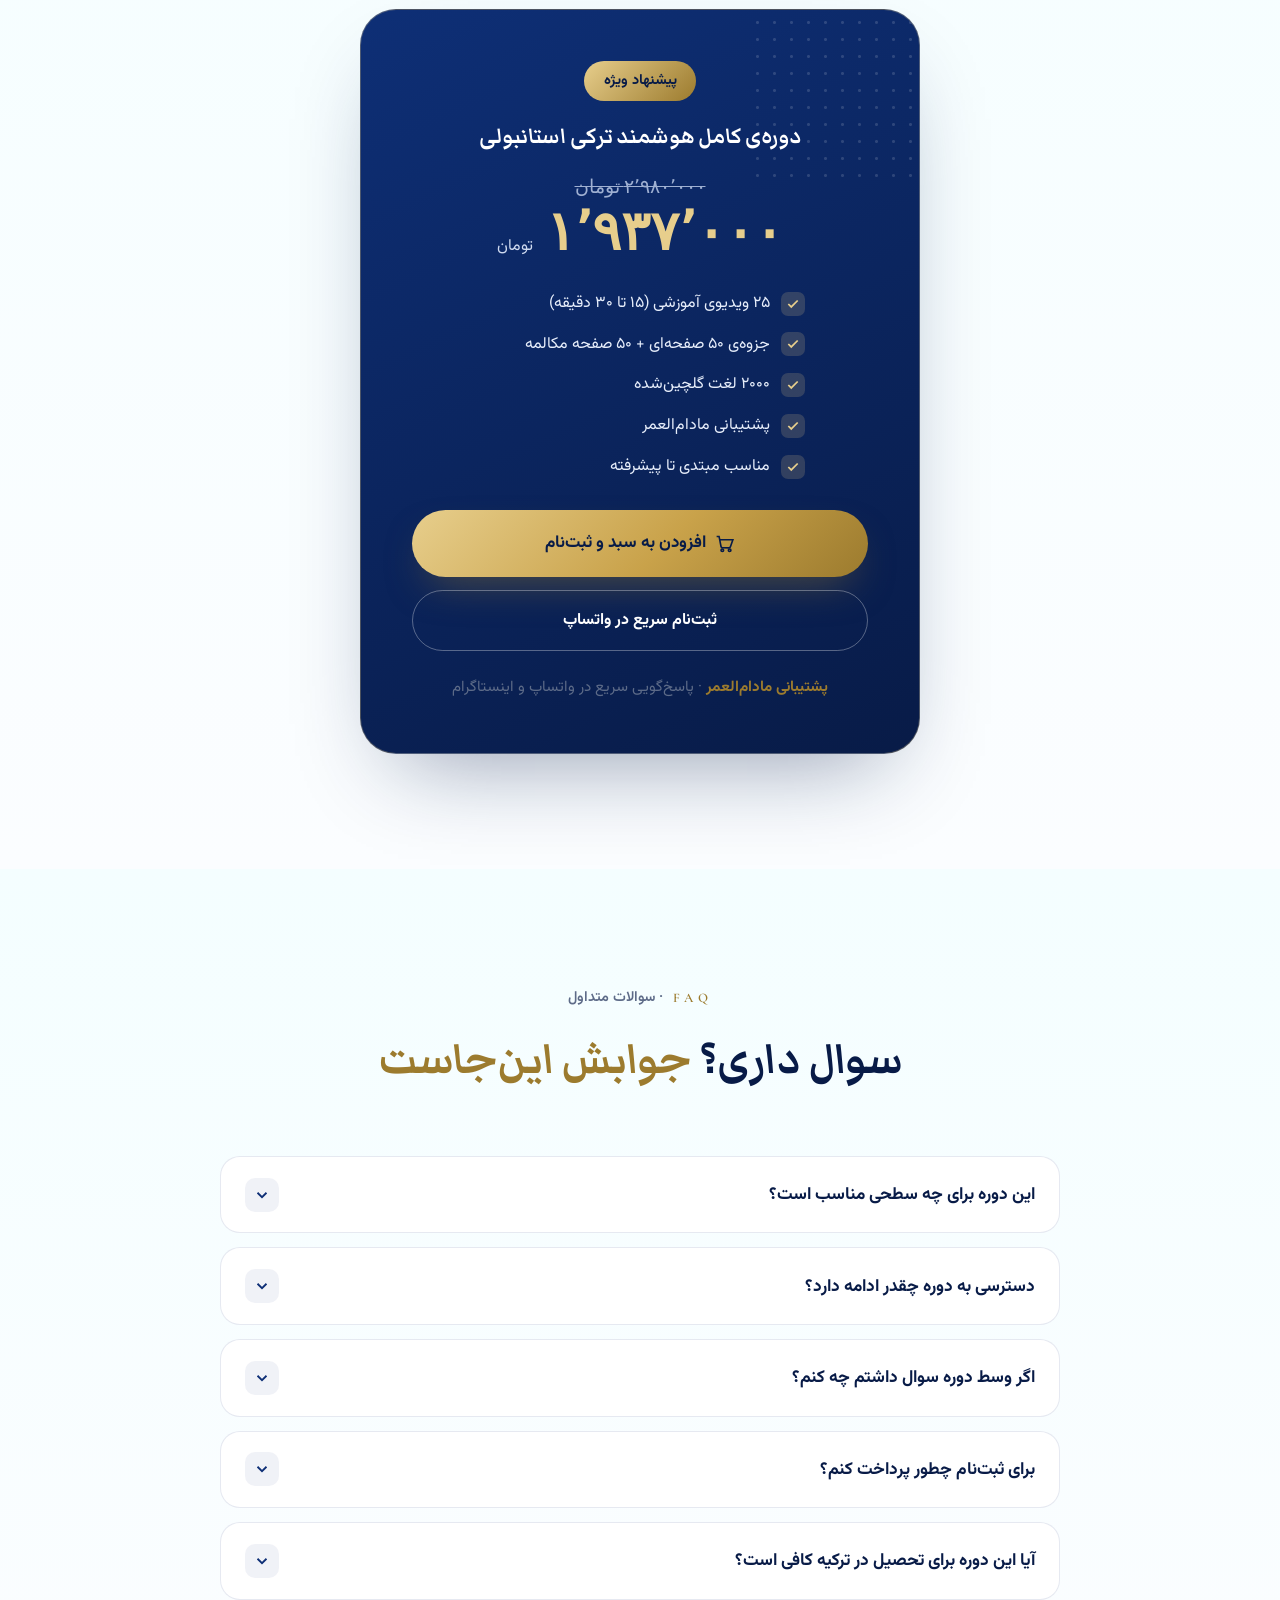
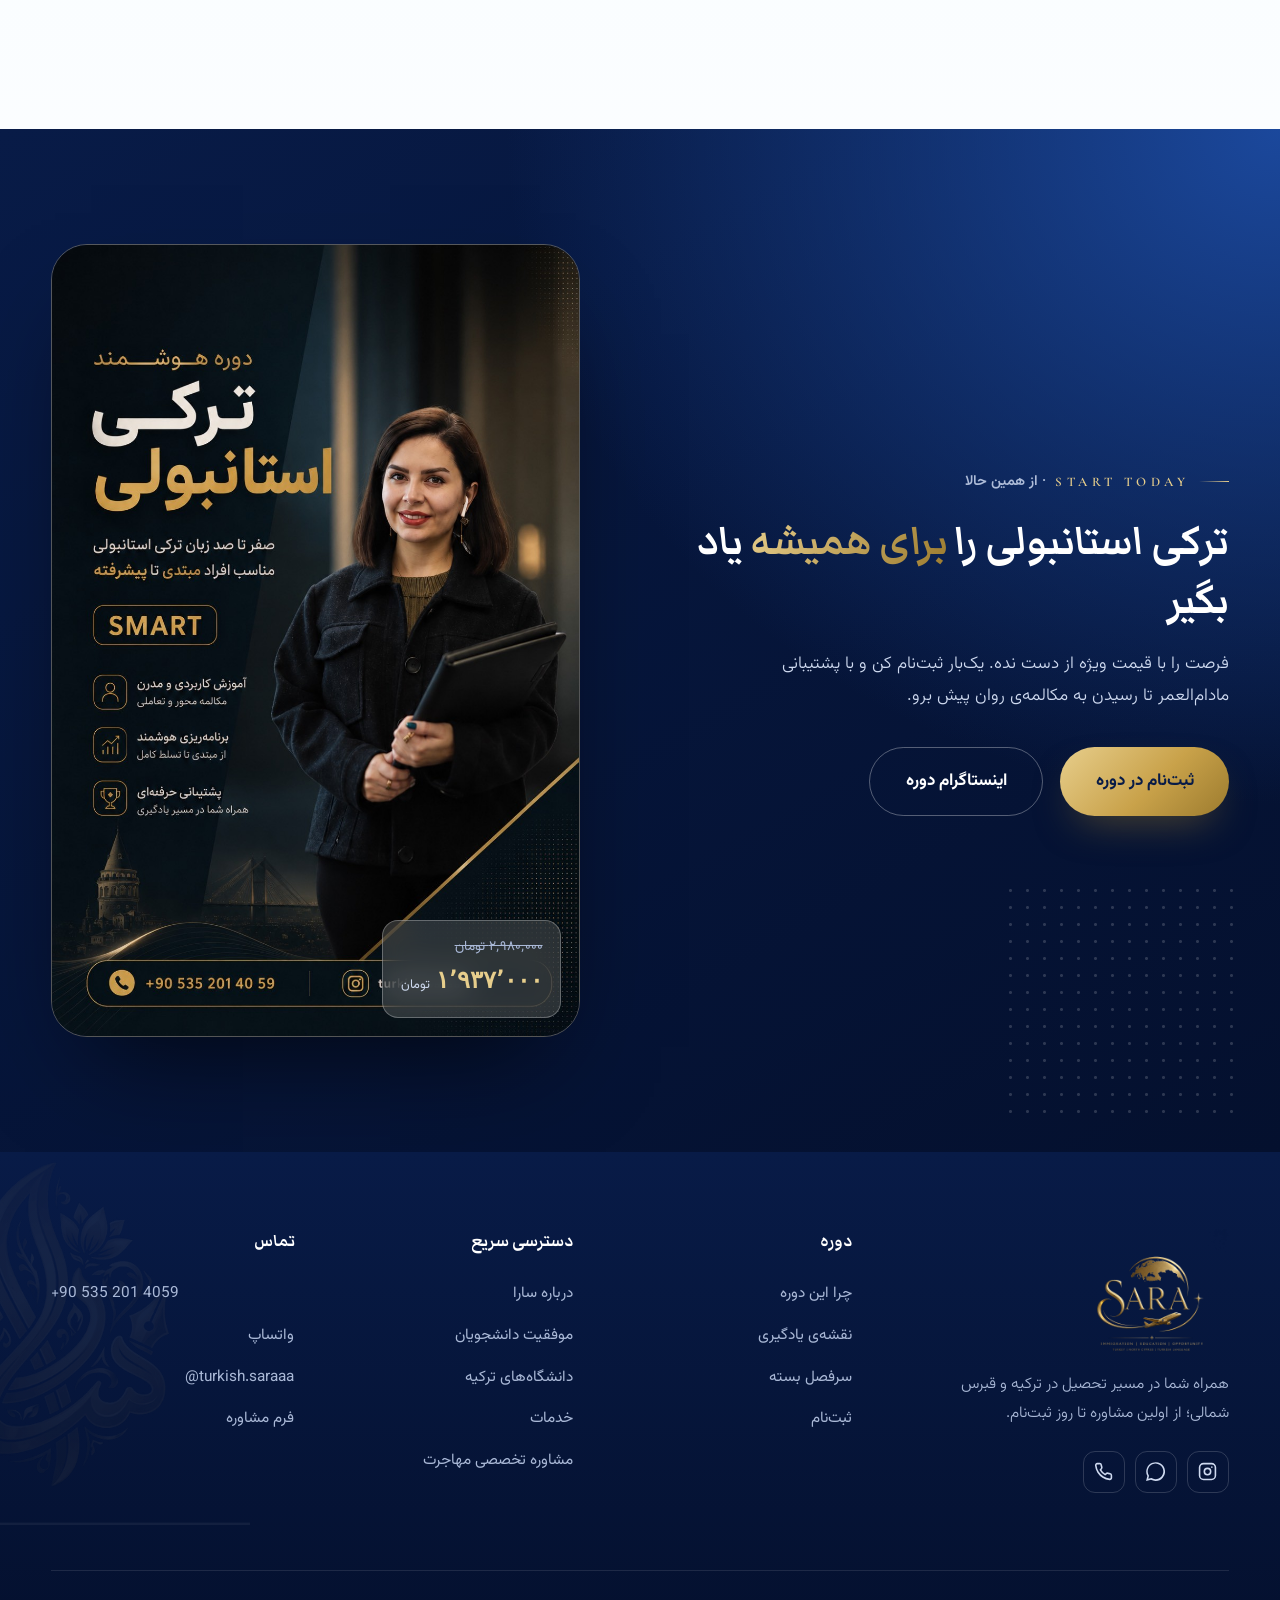
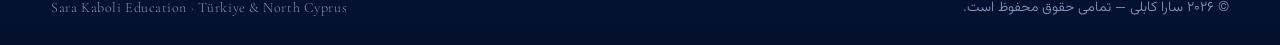
<file: course.html>
<!DOCTYPE html>
<html lang="fa" dir="rtl">
<head>
<meta charset="UTF-8">
<meta name="viewport" content="width=device-width, initial-scale=1.0">
<title>دوره هوشمند زبان ترکی استانبولی (SMART) | سارا کابلی</title>
<meta name="description" content="دوره‌ی هوشمند زبان ترکی استانبولی سارا کابلی؛ صفر تا صد، مناسب مبتدی تا پیشرفته. شامل ۲۵ ویدیوی آموزشی، جزوه‌ی ۵۰ صفحه‌ای، ۲۰۰۰ لغت گلچین‌شده و پشتیبانی مادام‌العمر.">
<meta name="theme-color" content="#0E2F76">
<meta property="og:title" content="دوره هوشمند زبان ترکی استانبولی · سارا کابلی">
<meta property="og:description" content="ترکی استانبولی را درست، اصولی و برای همیشه یاد بگیر — دوره‌ی صفر تا صد SMART.">
<meta property="og:type" content="website">
<link rel="icon" type="image/png" href="Images/favicon.png">
<link rel="preconnect" href="https://fonts.googleapis.com">
<link rel="preconnect" href="https://fonts.gstatic.com" crossorigin>
<link href="https://fonts.googleapis.com/css2?family=Vazirmatn:wght@300;400;500;600;700;800;900&family=Markazi+Text:wght@400;500;600;700&family=Cormorant+Garamond:ital,wght@0,500;0,600;0,700;1,600&display=swap" rel="stylesheet">
<link rel="stylesheet" href="css/style.css">
<link rel="stylesheet" href="css/app.css">
</head>
<body>

<!-- ============ HEADER ============ -->
<header class="site-header" id="header">
  <div class="container nav">
    <a class="brand" href="index.html" aria-label="سارا کابلی">
      <img src="Images/logo.png" alt="سارا کابلی" width="50" height="46">
    </a>
    <nav class="nav-links" aria-label="ناوبری اصلی">
      <a href="index.html#services">خدمات مهاجرت</a>
      <a href="course.html" class="active">آموزش زبان ترکی</a>
      <a href="index.html#about">درباره ما</a>
      <a href="#faq">سوالات پر تکرار</a>
      <a href="index.html#contact">تماس با ما</a>
    </nav>
    <div class="nav-cta">
      <a class="acct-link" data-account-link href="account.html#login">
        <span class="av-dot"><svg viewBox="0 0 24 24" fill="none" stroke="currentColor" stroke-width="2"><circle cx="12" cy="8" r="4"/><path d="M4 21a8 8 0 0 1 16 0"/></svg></span>
        <span class="lbl" data-account-label>ورود / ثبت‌نام</span>
      </a>
      <a class="cart-link" href="cart.html" aria-label="سبد خرید">
        <svg viewBox="0 0 24 24" fill="none" stroke="currentColor" stroke-width="2"><circle cx="9" cy="20" r="1.6"/><circle cx="18" cy="20" r="1.6"/><path d="M2 3h3l2.4 12.4a2 2 0 0 0 2 1.6h7.7a2 2 0 0 0 2-1.6L22 7H6"/></svg>
        <span class="cart-badge" data-cart-count>۰</span>
      </a>
      <a class="icon-link" href="https://www.instagram.com/turkish.saraaa" target="_blank" rel="noopener" aria-label="اینستاگرام">
        <svg viewBox="0 0 24 24" fill="none" stroke="currentColor" stroke-width="2"><rect x="2" y="2" width="20" height="20" rx="5"/><circle cx="12" cy="12" r="4"/><circle cx="17.5" cy="6.5" r="1" fill="currentColor" stroke="none"/></svg>
      </a>
      <a class="btn btn-gold" href="#pricing">ثبت‌نام در دوره</a>
      <button class="burger" id="burger" aria-label="منو" aria-expanded="false"><span></span><span></span><span></span></button>
    </div>
  </div>
</header>

<!-- mobile drawer -->
<div class="mobile-nav" id="mobileNav">
  <div class="scrim" data-close></div>
  <nav class="panel" aria-label="ناوبری موبایل">
    <a href="index.html#services" data-close>خدمات مهاجرت</a>
    <a href="course.html" data-close>آموزش زبان ترکی</a>
    <a href="index.html#about" data-close>درباره ما</a>
    <a href="#faq" data-close>سوالات پر تکرار</a>
    <a href="index.html#contact" data-close>تماس با ما</a>
    <a href="account.html" data-close>حساب کاربری</a>
    <a href="cart.html" data-close>سبد خرید</a>
    <a class="btn btn-gold" href="#pricing" data-close>ثبت‌نام در دوره</a>
  </nav>
</div>

<main>

<!-- ============ COURSE HERO ============ -->
<section class="cpage-hero" id="top">
  <div class="aurora a1"></div>
  <div class="dots"></div>
  <img class="hero-flourish" src="Images/flourish.png" alt="" aria-hidden="true">
  <div class="container">
    <div class="cpage-grid">
      <div class="cpage-copy">
        <span class="tag-smart reveal">SMART · هوشمند</span>
        <h1 class="reveal d1">دوره‌ی هوشمند زبان ترکی <span class="gold">استانبولی</span></h1>
        <p class="sub reveal d2">دوره‌ی صفر تا صد، طراحی‌شده برای کسی که می‌خواهد ترکی را درست، اصولی و برای همیشه یاد بگیرد؛ از حروف الفبا تا مکالمه‌ی روان. مناسب مبتدی تا پیشرفته.</p>
        <div class="cpill reveal d3">
          <span>۲۵ ویدیوی آموزشی</span>
          <span>جزوه‌ی ۵۰ صفحه‌ای</span>
          <span>۲۰۰۰ لغت گلچین‌شده</span>
          <span>پشتیبانی مادام‌العمر</span>
        </div>
        <div class="hero-actions reveal d4">
          <button class="btn btn-gold btn-lg" data-add-to-cart="smart-course" data-go-cart>
            <svg viewBox="0 0 24 24" fill="none" stroke="currentColor" stroke-width="2"><circle cx="9" cy="20" r="1.6"/><circle cx="18" cy="20" r="1.6"/><path d="M2 3h3l2.4 12.4a2 2 0 0 0 2 1.6h7.7a2 2 0 0 0 2-1.6L22 7H6"/></svg>
            افزودن به سبد خرید
          </button>
          <a class="btn btn-ghost on-dark btn-lg" href="#roadmap">مسیر یادگیری</a>
        </div>
      </div>

      <div class="cpage-figure reveal d2">
        <div class="course-figure">
          <img src="Images/course-banner.jpg" alt="دوره هوشمند ترکی استانبولی SMART — سارا کابلی" width="1000" height="1500" fetchpriority="high">
          <div class="price-tag">
            <div class="old">۲٬۹۸۰٬۰۰۰ تومان</div>
            <div class="new">۱٬۹۳۷٬۰۰۰ <small>تومان</small></div>
          </div>
        </div>
      </div>
    </div>
  </div>
</section>

<!-- ============ INTRO ============ -->
<section class="section">
  <div class="container">
    <div class="section-head center reveal">
      <span class="eyebrow">Made for you <span class="fa">· مخصوص تو</span></span>
      <h2 class="h-title">این دوره دقیقاً <span class="gold">برای تو طراحی شده!</span></h2>
      <p class="lede">اگر می‌خواهی ترکی استانبولی را بدون سردرگمی، با یک مسیر مشخص و تمرین‌محور یاد بگیری و تا رسیدن به مکالمه‌ی واقعی تنها نمانی، جای درستی هستی. این دوره از صفر شروع می‌شود و قدم‌به‌قدم تا سطح پیشرفته همراهت است.</p>
    </div>
    <div class="rule reveal"><span></span><i></i><span></span></div>
  </div>
</section>

<!-- ============ BENEFITS ============ -->
<section class="section benefits" id="benefits">
  <div class="container">
    <div class="section-head center reveal">
      <span class="eyebrow">Why this course <span class="fa">· چرا این دوره؟</span></span>
      <h2 class="h-title">یادگیری <span class="gold">اصولی، سریع و ماندگار</span></h2>
    </div>
    <div class="ben-grid">
      <div class="ben reveal">
        <span class="ic"><svg viewBox="0 0 24 24" fill="none" stroke="currentColor" stroke-width="2"><path d="m22 8-6 4 6 4V8z"/><rect x="2" y="6" width="14" height="12" rx="2"/></svg></span>
        <b>۲۵</b>
        <h3>ویدیوی فشرده و کاربردی</h3>
        <p>هر ویدیو بین ۱۵ تا ۳۰ دقیقه؛ کوتاه، متمرکز و بدون حاشیه تا تمرکزت حفظ شود و مفاهیم واقعاً جا بیفتد.</p>
      </div>
      <div class="ben reveal d1">
        <span class="ic"><svg viewBox="0 0 24 24" fill="none" stroke="currentColor" stroke-width="2"><path d="M4 19.5A2.5 2.5 0 0 1 6.5 17H20"/><path d="M6.5 2H20v20H6.5A2.5 2.5 0 0 1 4 19.5v-15A2.5 2.5 0 0 1 6.5 2z"/></svg></span>
        <b>۵۰</b>
        <h3>صفحه جزوه‌ی همراه</h3>
        <p>جزوه‌ی منظم و دسته‌بندی‌شده برای مرور سریع؛ هر چیزی که در ویدیوها می‌بینی، روی کاغذ هم در دستت هست.</p>
      </div>
      <div class="ben reveal d2">
        <span class="ic"><svg viewBox="0 0 24 24" fill="none" stroke="currentColor" stroke-width="2"><path d="M21 15a2 2 0 0 1-2 2H7l-4 4V5a2 2 0 0 1 2-2h14a2 2 0 0 1 2 2z"/></svg></span>
        <b>۵۰</b>
        <h3>صفحه متن و مکالمه</h3>
        <p>متن‌ها و مکالمه‌های کوتاهِ موفقیت‌محور که گوش و زبانت را برای موقعیت‌های واقعی آماده می‌کند.</p>
      </div>
      <div class="ben reveal">
        <span class="ic"><svg viewBox="0 0 24 24" fill="none" stroke="currentColor" stroke-width="2"><path d="M12 6.25 6 8.5l6 2.25 6-2.25z"/><path d="M6 8.5v4c0 1.4 2.7 2.5 6 2.5s6-1.1 6-2.5v-4"/></svg></span>
        <b>۲۰۰۰</b>
        <h3>لغت گلچین‌شده</h3>
        <p>پرکاربردترین واژه‌های زبان ترکی، دست‌چین‌شده تا با کمترین حجم، بیشترین توانایی مکالمه را به دست بیاوری.</p>
      </div>
      <div class="ben reveal d1">
        <span class="ic"><svg viewBox="0 0 24 24" fill="none" stroke="currentColor" stroke-width="2"><path d="M18 8A6 6 0 0 0 6 8c0 7-3 9-3 9h18s-3-2-3-9"/><path d="M13.7 21a2 2 0 0 1-3.4 0"/></svg></span>
        <b>∞</b>
        <h3>پشتیبانی مادام‌العمر</h3>
        <p>هر زمان سؤالی داشتی، در مسیر تنها نیستی؛ پشتیبانی همیشگی تا روزی که به هدفت برسی همراهت است.</p>
      </div>
      <div class="ben reveal d2">
        <span class="ic"><svg viewBox="0 0 24 24" fill="none" stroke="currentColor" stroke-width="2"><path d="M3 3v18h18"/><path d="M7 14l4-4 3 3 5-6"/></svg></span>
        <b>۰→۱۰۰</b>
        <h3>مسیر صفر تا صد</h3>
        <p>ساختار پلکانی از پایه تا پیشرفته؛ می‌دانی الان کجای راه هستی و قدم بعدی‌ات دقیقاً چیست.</p>
      </div>
    </div>
  </div>
</section>

<!-- ============ ROADMAP ============ -->
<section class="section roadmap" id="roadmap">
  <div class="container">
    <div class="section-head center reveal">
      <span class="eyebrow">Learning Path <span class="fa">· نقشه‌ی یادگیری</span></span>
      <h2 class="h-title">از <span class="gold">الفبا</span> تا <span class="gold">مکالمه‌ی روان</span></h2>
      <p class="lede">پنج گام روشن که تو را قدم‌به‌قدم از نقطه‌ی صفر به گفت‌وگوی واقعی به زبان ترکی می‌رساند.</p>
    </div>
    <div class="road reveal d1">
      <div class="step done">
        <div class="dot">A1</div>
        <div class="body">
          <h3>پایه و الفبا</h3>
          <p>آشنایی با الفبا و آواهای ترکی، تلفظ صحیح، احوال‌پرسی و نخستین جمله‌های روزمره.</p>
        </div>
      </div>
      <div class="step done">
        <div class="dot">A2</div>
        <div class="body">
          <h3>جمله‌سازی مقدماتی</h3>
          <p>زمان‌های اصلی، ساختار جمله، واژگان پرکاربرد و مکالمه‌های کوتاه در موقعیت‌های ساده.</p>
        </div>
      </div>
      <div class="step done">
        <div class="dot">B1</div>
        <div class="body">
          <h3>مکالمه‌ی روزمره</h3>
          <p>گفت‌وگو درباره‌ی کار، خرید، سفر و زندگی روزمره؛ تقویت شنیدار و افزایش سرعت پاسخ‌گویی.</p>
        </div>
      </div>
      <div class="step done">
        <div class="dot">B2</div>
        <div class="body">
          <h3>روان‌سازی و دایره‌ی واژگان</h3>
          <p>کاربرد ۲۰۰۰ لغت گلچین‌شده در جمله، اصطلاحات رایج و بیان نظر و احساس به‌صورت طبیعی.</p>
        </div>
      </div>
      <div class="step done">
        <div class="dot">C1</div>
        <div class="body">
          <h3>تسلط و اعتمادبه‌نفس</h3>
          <p>مکالمه‌ی روان در موضوعات گوناگون، آمادگی برای محیط دانشگاه و زندگی در ترکیه.</p>
        </div>
      </div>
    </div>
  </div>
</section>

<!-- ============ COURSE FEATURES ============ -->
<section class="section cfeatures" id="features">
  <div class="container">
    <div class="section-head center reveal">
      <span class="eyebrow">What's inside <span class="fa">· سرفصل بسته</span></span>
      <h2 class="h-title">هرچه برای <span class="gold">یادگیری کامل</span> لازم داری</h2>
    </div>
    <div class="cfeat-grid reveal d1">
      <div class="cfeat">
        <span class="tick"><svg viewBox="0 0 24 24" fill="none" stroke="currentColor" stroke-width="3"><path d="M20 6 9 17l-5-5"/></svg></span>
        <div><b>۲۵ ویدیوی آموزشی</b><p>هر ویدیو ۱۵ تا ۳۰ دقیقه، با کیفیت و دسته‌بندی موضوعی برای یادگیری گام‌به‌گام.</p></div>
      </div>
      <div class="cfeat">
        <span class="tick"><svg viewBox="0 0 24 24" fill="none" stroke="currentColor" stroke-width="3"><path d="M20 6 9 17l-5-5"/></svg></span>
        <div><b>جزوه‌ی ۵۰ صفحه‌ای</b><p>خلاصه‌ی منظم درس‌ها برای مرور سریع و دسترسی همیشگی به نکته‌های کلیدی.</p></div>
      </div>
      <div class="cfeat">
        <span class="tick"><svg viewBox="0 0 24 24" fill="none" stroke="currentColor" stroke-width="3"><path d="M20 6 9 17l-5-5"/></svg></span>
        <div><b>۵۰ صفحه متن و مکالمه</b><p>متن‌ها و دیالوگ‌های کوتاهِ موفقیت‌محور برای تقویت درک مطلب و مکالمه.</p></div>
      </div>
      <div class="cfeat">
        <span class="tick"><svg viewBox="0 0 24 24" fill="none" stroke="currentColor" stroke-width="3"><path d="M20 6 9 17l-5-5"/></svg></span>
        <div><b>۲۰۰۰ لغت گلچین‌شده</b><p>پرکاربردترین واژه‌ها برای رسیدن سریع به مکالمه‌ی روزمره.</p></div>
      </div>
      <div class="cfeat">
        <span class="tick"><svg viewBox="0 0 24 24" fill="none" stroke="currentColor" stroke-width="3"><path d="M20 6 9 17l-5-5"/></svg></span>
        <div><b>پشتیبانی مادام‌العمر</b><p>پاسخ به سؤال‌ها و همراهی در مسیر، بدون محدودیت زمانی.</p></div>
      </div>
      <div class="cfeat">
        <span class="tick"><svg viewBox="0 0 24 24" fill="none" stroke="currentColor" stroke-width="3"><path d="M20 6 9 17l-5-5"/></svg></span>
        <div><b>مناسب مبتدی تا پیشرفته</b><p>ساختار صفر تا صد؛ چه تازه شروع کرده باشی، چه بخواهی سطحت را بالا ببری.</p></div>
      </div>
    </div>
  </div>
</section>

<!-- ============ INSTRUCTOR ============ -->
<section class="section about" id="instructor">
  <div class="container">
    <div class="about-grid">
      <div class="about-figure reveal">
        <div class="frame"><img src="Images/sara-portrait.jpg" alt="سارا کابلی، مدرس دوره" width="700" height="900"></div>
        <div class="about-badge">
          <span class="ic"><svg viewBox="0 0 24 24" fill="none" stroke="currentColor" stroke-width="2"><path d="m22 9-10-5L2 9l10 5 10-5z"/><path d="M6 11v5c0 1 3 3 6 3s6-2 6-3v-5"/></svg></span>
          <span><b>۸+ سال</b><span style="display:block">تدریس زبان ترکی</span></span>
        </div>
      </div>
      <div class="about-body reveal d1">
        <span class="eyebrow">Your Instructor <span class="fa">· مدرس دوره</span></span>
        <h2 class="h-title">با <span class="gold">سارا کابلی</span> یاد بگیر</h2>
        <p>فارغ‌التحصیل زبان و ادبیات ترکی استانبولی از دانشگاه علامه طباطبایی تهران و تجارت بین‌الملل از دانشگاه دولتی استانبول؛ با بیش از ۸ سال سابقه‌ی تدریس زبان ترکی استانبولی.</p>
        <p>سال‌ها تجربه‌ی تدریس و زندگی در ترکیه باعث شده این دوره نه از روی کتاب، بلکه از دل زبانِ واقعیِ خیابان‌ها و دانشگاه‌های ترکیه طراحی شود؛ همان چیزی که برای موفقیت واقعاً به آن نیاز داری.</p>
        <ul class="about-list">
          <li><span class="tick"><svg viewBox="0 0 24 24" fill="none" stroke="currentColor" stroke-width="3"><path d="M20 6 9 17l-5-5"/></svg></span>ادبیات ترکی · علامه طباطبایی</li>
          <li><span class="tick"><svg viewBox="0 0 24 24" fill="none" stroke="currentColor" stroke-width="3"><path d="M20 6 9 17l-5-5"/></svg></span>تجارت بین‌الملل · استانبول</li>
          <li><span class="tick"><svg viewBox="0 0 24 24" fill="none" stroke="currentColor" stroke-width="3"><path d="M20 6 9 17l-5-5"/></svg></span>+۵۰۰ زبان‌آموز</li>
          <li><span class="tick"><svg viewBox="0 0 24 24" fill="none" stroke="currentColor" stroke-width="3"><path d="M20 6 9 17l-5-5"/></svg></span>+۱۰۰۰ ساعت آموزش</li>
        </ul>
        <div class="sign">سارا کابلی</div>
      </div>
    </div>
  </div>
</section>

<!-- ============ STUDENT REVIEWS ============ -->
<section class="section testi" id="reviews">
  <div class="container">
    <div class="section-head center reveal">
      <span class="eyebrow">Student Voices <span class="fa">· تجربه‌ی زبان‌آموزان</span></span>
      <h2 class="h-title">آن‌ها از <span class="gold">صفر</span> شروع کردند</h2>
    </div>
    <div class="testi-viewport reveal d1">
      <div class="testi-track" id="testiTrack">
        <div class="testi-card"><div class="testi-inner">
          <span class="quote">”</span>
          <div class="stars">★★★★★</div>
          <p>من از حجم زبان می‌ترسیدم و فکر می‌کردم هیچ‌وقت یاد نمی‌گیرم. ویدیوهای کوتاه باعث شد هر روز ادامه بدهم و حالا راحت مکالمه می‌کنم.</p>
          <div class="testi-who"><span class="av">س</span><div style="text-align:start"><b>سینا ط.</b><span>زبان‌آموز دوره‌ی SMART</span></div></div>
        </div></div>
        <div class="testi-card"><div class="testi-inner">
          <span class="quote">”</span>
          <div class="stars">★★★★★</div>
          <p>جزوه و لیست لغت‌ها واقعاً فرق دوره را نشان می‌داد. همه‌چیز منظم بود و دقیقاً می‌دانستم هر هفته باید چه کار کنم.</p>
          <div class="testi-who"><span class="av">ع</span><div style="text-align:start"><b>علی ک.</b><span>زبان‌آموز دوره‌ی SMART</span></div></div>
        </div></div>
        <div class="testi-card"><div class="testi-inner">
          <span class="quote">”</span>
          <div class="stars">★★★★★</div>
          <p>پشتیبانی همیشه جواب می‌داد و این برایم خیلی ارزشمند بود. قبل از سفر به ترکیه به سطحی رسیدم که توی دانشگاه کم نیاوردم.</p>
          <div class="testi-who"><span class="av">ن</span><div style="text-align:start"><b>نگار ه.</b><span>دانشجوی پذیرفته‌شده · استانبول</span></div></div>
        </div></div>
        <div class="testi-card"><div class="testi-inner">
          <span class="quote">”</span>
          <div class="stars">★★★★★</div>
          <p>مکالمه‌ها دقیقاً همان چیزهایی بود که در زندگی روزمره لازم داشتم. حس می‌کنم ترکی را زندگی کردم، نه فقط خواندم.</p>
          <div class="testi-who"><span class="av">م</span><div style="text-align:start"><b>مهسا ر.</b><span>زبان‌آموز دوره‌ی SMART</span></div></div>
        </div></div>
      </div>
    </div>
    <div class="testi-dots" id="testiDots"></div>
    <div class="testi-arrows">
      <button id="testiPrev" aria-label="قبلی"><svg viewBox="0 0 24 24" fill="none" stroke="currentColor" stroke-width="2"><path d="M9 18l6-6-6-6"/></svg></button>
      <button id="testiNext" aria-label="بعدی"><svg viewBox="0 0 24 24" fill="none" stroke="currentColor" stroke-width="2"><path d="M15 18l-6-6 6-6"/></svg></button>
    </div>
  </div>
</section>

<!-- ============ PRICING ============ -->
<section class="section pricing" id="pricing">
  <div class="container">
    <div class="section-head center reveal">
      <span class="eyebrow">Enroll Now <span class="fa">· ثبت‌نام</span></span>
      <h2 class="h-title">همین امروز <span class="gold">شروع کن</span></h2>
      <p class="lede">یک‌بار پرداخت، دسترسی کامل و پشتیبانی مادام‌العمر. روی دکمه‌ی ثبت‌نام کلیک کن و مسیر ترکی‌ات را شروع کن.</p>
    </div>
    <div class="pricing-card reveal d1">
      <div class="dots"></div>
      <span class="ribbon">پیشنهاد ویژه</span>
      <h3>دوره‌ی کامل هوشمند ترکی استانبولی</h3>
      <div class="old">۲٬۹۸۰٬۰۰۰ تومان</div>
      <div class="new">۱٬۹۳۷٬۰۰۰ <small>تومان</small></div>
      <ul>
        <li><span class="tick"><svg viewBox="0 0 24 24" fill="none" stroke="currentColor" stroke-width="3"><path d="M20 6 9 17l-5-5"/></svg></span>۲۵ ویدیوی آموزشی (۱۵ تا ۳۰ دقیقه)</li>
        <li><span class="tick"><svg viewBox="0 0 24 24" fill="none" stroke="currentColor" stroke-width="3"><path d="M20 6 9 17l-5-5"/></svg></span>جزوه‌ی ۵۰ صفحه‌ای + ۵۰ صفحه مکالمه</li>
        <li><span class="tick"><svg viewBox="0 0 24 24" fill="none" stroke="currentColor" stroke-width="3"><path d="M20 6 9 17l-5-5"/></svg></span>۲۰۰۰ لغت گلچین‌شده</li>
        <li><span class="tick"><svg viewBox="0 0 24 24" fill="none" stroke="currentColor" stroke-width="3"><path d="M20 6 9 17l-5-5"/></svg></span>پشتیبانی مادام‌العمر</li>
        <li><span class="tick"><svg viewBox="0 0 24 24" fill="none" stroke="currentColor" stroke-width="3"><path d="M20 6 9 17l-5-5"/></svg></span>مناسب مبتدی تا پیشرفته</li>
      </ul>
      <a class="btn btn-gold btn-lg btn-block" data-add-to-cart="smart-course" data-go-cart href="cart.html">
        <svg viewBox="0 0 24 24" fill="none" stroke="currentColor" stroke-width="2"><circle cx="9" cy="20" r="1.6"/><circle cx="18" cy="20" r="1.6"/><path d="M2 3h3l2.4 12.4a2 2 0 0 0 2 1.6h7.7a2 2 0 0 0 2-1.6L22 7H6"/></svg>
        افزودن به سبد و ثبت‌نام
      </a>
      <a class="btn btn-ghost on-dark btn-block" href="https://wa.me/905352014059?text=%D8%B3%D9%84%D8%A7%D9%85%D8%8C%20%D8%A8%D8%B1%D8%A7%DB%8C%20%D8%AB%D8%A8%D8%AA%E2%80%8C%D9%86%D8%A7%D9%85%20%D8%AF%D8%B1%20%D8%AF%D9%88%D8%B1%D9%87%20%D9%87%D9%88%D8%B4%D9%85%D9%86%D8%AF%20%D8%AA%D8%B1%DA%A9%DB%8C%20%D8%A2%D9%85%D8%A7%D8%AF%D9%87%E2%80%8C%D8%A7%D9%85" target="_blank" rel="noopener" style="margin-top:.8rem">ثبت‌نام سریع در واتساپ</a>
      <p class="guarantee"><b>پشتیبانی مادام‌العمر</b> · پاسخ‌گویی سریع در واتساپ و اینستاگرام</p>
    </div>
  </div>
</section>

<!-- ============ FAQ ============ -->
<section class="section faq" id="faq">
  <div class="container">
    <div class="section-head center reveal">
      <span class="eyebrow">FAQ <span class="fa">· سوالات متداول</span></span>
      <h2 class="h-title">سوال داری؟ <span class="gold">جوابش این‌جاست</span></h2>
    </div>
    <div class="faq-wrap reveal d1">
      <div class="faq-item">
        <button class="faq-q">این دوره برای چه سطحی مناسب است؟<span class="pm"><svg viewBox="0 0 24 24" fill="none" stroke="currentColor" stroke-width="2.4"><path d="M6 9l6 6 6-6"/></svg></span></button>
        <div class="faq-a"><p>دوره به‌صورت صفر تا صد طراحی شده است؛ اگر هیچ آشنایی با ترکی نداری از پایه شروع می‌کنی و اگر سطحی داری، می‌توانی از بخش‌های بالاتر بهره ببری. مناسب مبتدی تا پیشرفته.</p></div>
      </div>
      <div class="faq-item">
        <button class="faq-q">دسترسی به دوره چقدر ادامه دارد؟<span class="pm"><svg viewBox="0 0 24 24" fill="none" stroke="currentColor" stroke-width="2.4"><path d="M6 9l6 6 6-6"/></svg></span></button>
        <div class="faq-a"><p>پس از ثبت‌نام، به محتوای دوره و پشتیبانی مادام‌العمر دسترسی داری و می‌توانی با ریتم خودت پیش بروی؛ بدون محدودیت زمانی.</p></div>
      </div>
      <div class="faq-item">
        <button class="faq-q">اگر وسط دوره سوال داشتم چه کنم؟<span class="pm"><svg viewBox="0 0 24 24" fill="none" stroke="currentColor" stroke-width="2.4"><path d="M6 9l6 6 6-6"/></svg></span></button>
        <div class="faq-a"><p>پشتیبانی همراه دوره است؛ سوال‌هایت را از طریق واتساپ یا اینستاگرام مطرح می‌کنی و پاسخ می‌گیری. در مسیر تنها نیستی.</p></div>
      </div>
      <div class="faq-item">
        <button class="faq-q">برای ثبت‌نام چطور پرداخت کنم؟<span class="pm"><svg viewBox="0 0 24 24" fill="none" stroke="currentColor" stroke-width="2.4"><path d="M6 9l6 6 6-6"/></svg></span></button>
        <div class="faq-a"><p>کافی است روی دکمه‌ی «ثبت‌نام و پرداخت» کلیک کنی تا در واتساپ به ما وصل شوی؛ مراحل پرداخت و دریافت دسترسی را همان‌جا راهنمایی می‌کنیم.</p></div>
      </div>
      <div class="faq-item">
        <button class="faq-q">آیا این دوره برای تحصیل در ترکیه کافی است؟<span class="pm"><svg viewBox="0 0 24 24" fill="none" stroke="currentColor" stroke-width="2.4"><path d="M6 9l6 6 6-6"/></svg></span></button>
        <div class="faq-a"><p>این دوره پایه‌ی محکمی برای مکالمه و زندگی روزمره در ترکیه می‌سازد. برای مسیر پذیرش و الزامات زبانیِ هر دانشگاه هم می‌توانی از مشاوره‌ی تحصیلی ما در صفحه‌ی اصلی استفاده کنی.</p></div>
      </div>
    </div>
  </div>
</section>

<!-- ============ FINAL CTA ============ -->
<section class="section course-cta" id="enroll">
  <div class="dots"></div>
  <div class="container">
    <div class="course-grid">
      <div class="reveal">
        <span class="eyebrow hero-eyebrow">Start today <span class="fa" style="color:#aebcd8">· از همین حالا</span></span>
        <h2>ترکی استانبولی را <span class="gold">برای همیشه</span> یاد بگیر</h2>
        <p>فرصت را با قیمت ویژه از دست نده. یک‌بار ثبت‌نام کن و با پشتیبانی مادام‌العمر تا رسیدن به مکالمه‌ی روان پیش برو.</p>
        <div class="hero-actions">
          <a class="btn btn-gold btn-lg" href="#pricing">ثبت‌نام در دوره</a>
          <a class="btn btn-ghost on-dark btn-lg" href="https://www.instagram.com/turkish.saraaa" target="_blank" rel="noopener">اینستاگرام دوره</a>
        </div>
      </div>
      <div class="course-figure reveal d1">
        <img src="Images/course-banner.jpg" alt="دوره هوشمند ترکی استانبولی SMART">
        <div class="price-tag">
          <div class="old">۲٬۹۸۰٬۰۰۰ تومان</div>
          <div class="new">۱٬۹۳۷٬۰۰۰ <small>تومان</small></div>
        </div>
      </div>
    </div>
  </div>
</section>

</main>

<!-- ============ FOOTER ============ -->
<footer class="footer">
  <img class="flourish-bg" src="Images/flourish.png" alt="" aria-hidden="true">
  <div class="container">
    <div class="footer-top">
      <div class="brand-block">
        <img src="Images/logo.png" alt="سارا کابلی · Sara Kaboli Education">
        <p>همراه شما در مسیر تحصیل در ترکیه و قبرس شمالی؛ از اولین مشاوره تا روز ثبت‌نام.</p>
        <div class="socials">
          <a href="https://www.instagram.com/apply_sara" target="_blank" rel="noopener" aria-label="اینستاگرام"><svg viewBox="0 0 24 24" fill="none" stroke="currentColor" stroke-width="2"><rect x="2" y="2" width="20" height="20" rx="5"/><circle cx="12" cy="12" r="4"/><circle cx="17.5" cy="6.5" r="1" fill="currentColor" stroke="none"/></svg></a>
          <a href="https://wa.me/905352014059" target="_blank" rel="noopener" aria-label="واتساپ"><svg viewBox="0 0 24 24" fill="currentColor"><path d="M.06 24l1.7-6.2A11.86 11.86 0 1 1 12 24a11.9 11.9 0 0 1-5.7-1.46zM6.6 20.1l.36.2a9.86 9.86 0 1 0-3.34-3.3l.23.37-1 3.67z"/></svg></a>
          <a href="tel:+905352014059" aria-label="تماس"><svg viewBox="0 0 24 24" fill="none" stroke="currentColor" stroke-width="2"><path d="M22 16.9v3a2 2 0 0 1-2.2 2 19.8 19.8 0 0 1-8.6-3 19.5 19.5 0 0 1-6-6 19.8 19.8 0 0 1-3-8.6A2 2 0 0 1 4.1 2h3a2 2 0 0 1 2 1.7c.1.9.4 1.8.7 2.7a2 2 0 0 1-.5 2.1L8.1 9.9a16 16 0 0 0 6 6l1.4-1.2a2 2 0 0 1 2.1-.5c.9.3 1.8.6 2.7.7a2 2 0 0 1 1.7 2z"/></svg></a>
        </div>
      </div>
      <div class="footer-col">
        <h4>دوره</h4>
        <a href="#benefits">چرا این دوره</a>
        <a href="#roadmap">نقشه‌ی یادگیری</a>
        <a href="#features">سرفصل بسته</a>
        <a href="#pricing">ثبت‌نام</a>
      </div>
      <div class="footer-col">
        <h4>دسترسی سریع</h4>
        <a href="index.html#about">درباره سارا</a>
        <a href="index.html#success">موفقیت دانشجویان</a>
        <a href="universities.html">دانشگاه‌های ترکیه</a>
        <a href="index.html#services">خدمات</a>
        <a href="index.html#contact">مشاوره تخصصی مهاجرت</a>
      </div>
      <div class="footer-col">
        <h4>تماس</h4>
        <a href="tel:+905352014059" style="direction:ltr;text-align:start">+90 535 201 4059</a>
        <a href="https://wa.me/905352014059" target="_blank" rel="noopener">واتساپ</a>
        <a href="https://www.instagram.com/turkish.saraaa" target="_blank" rel="noopener">turkish.saraaa@</a>
        <a href="index.html#contact">فرم مشاوره</a>
      </div>
    </div>
    <div class="footer-bottom">
      <p>© ۲۰۲۶ سارا کابلی — تمامی حقوق محفوظ است.</p>
      <p class="mk">Sara Kaboli Education · Türkiye &amp; North Cyprus</p>
    </div>
  </div>
</footer>

<!-- floating whatsapp -->
<a class="fab" href="https://wa.me/905352014059" target="_blank" rel="noopener" aria-label="گفت‌وگو در واتساپ">
  <svg viewBox="0 0 24 24" fill="currentColor"><path d="M.06 24l1.7-6.2A11.86 11.86 0 1 1 12 24a11.9 11.9 0 0 1-5.7-1.46zM6.6 20.1l.36.2a9.86 9.86 0 1 0-3.34-3.3l.23.37-1 3.67z"/><path d="M9.5 7c-.2-.45-.4-.46-.6-.47h-.5a1 1 0 0 0-.73.34A3 3 0 0 0 6.7 9.1c0 1.2.88 2.37 1 2.54s1.72 2.76 4.25 3.76c2.1.83 2.53.66 2.99.62s1.47-.6 1.68-1.18.2-1.08.14-1.18-.2-.17-.42-.29-1.47-.73-1.7-.8-.4-.12-.56.12-.64.8-.79.97-.29.18-.53.06a6.8 6.8 0 0 1-2-1.24 7.5 7.5 0 0 1-1.39-1.73c-.14-.25 0-.38.11-.5s.25-.29.37-.43a1.7 1.7 0 0 0 .25-.41.46.46 0 0 0 0-.43C9.96 8.1 9.66 7.35 9.5 7z"/></svg>
</a>

<script src="js/store.js"></script>
<script src="js/script.js"></script>
</body>
</html>
</file>
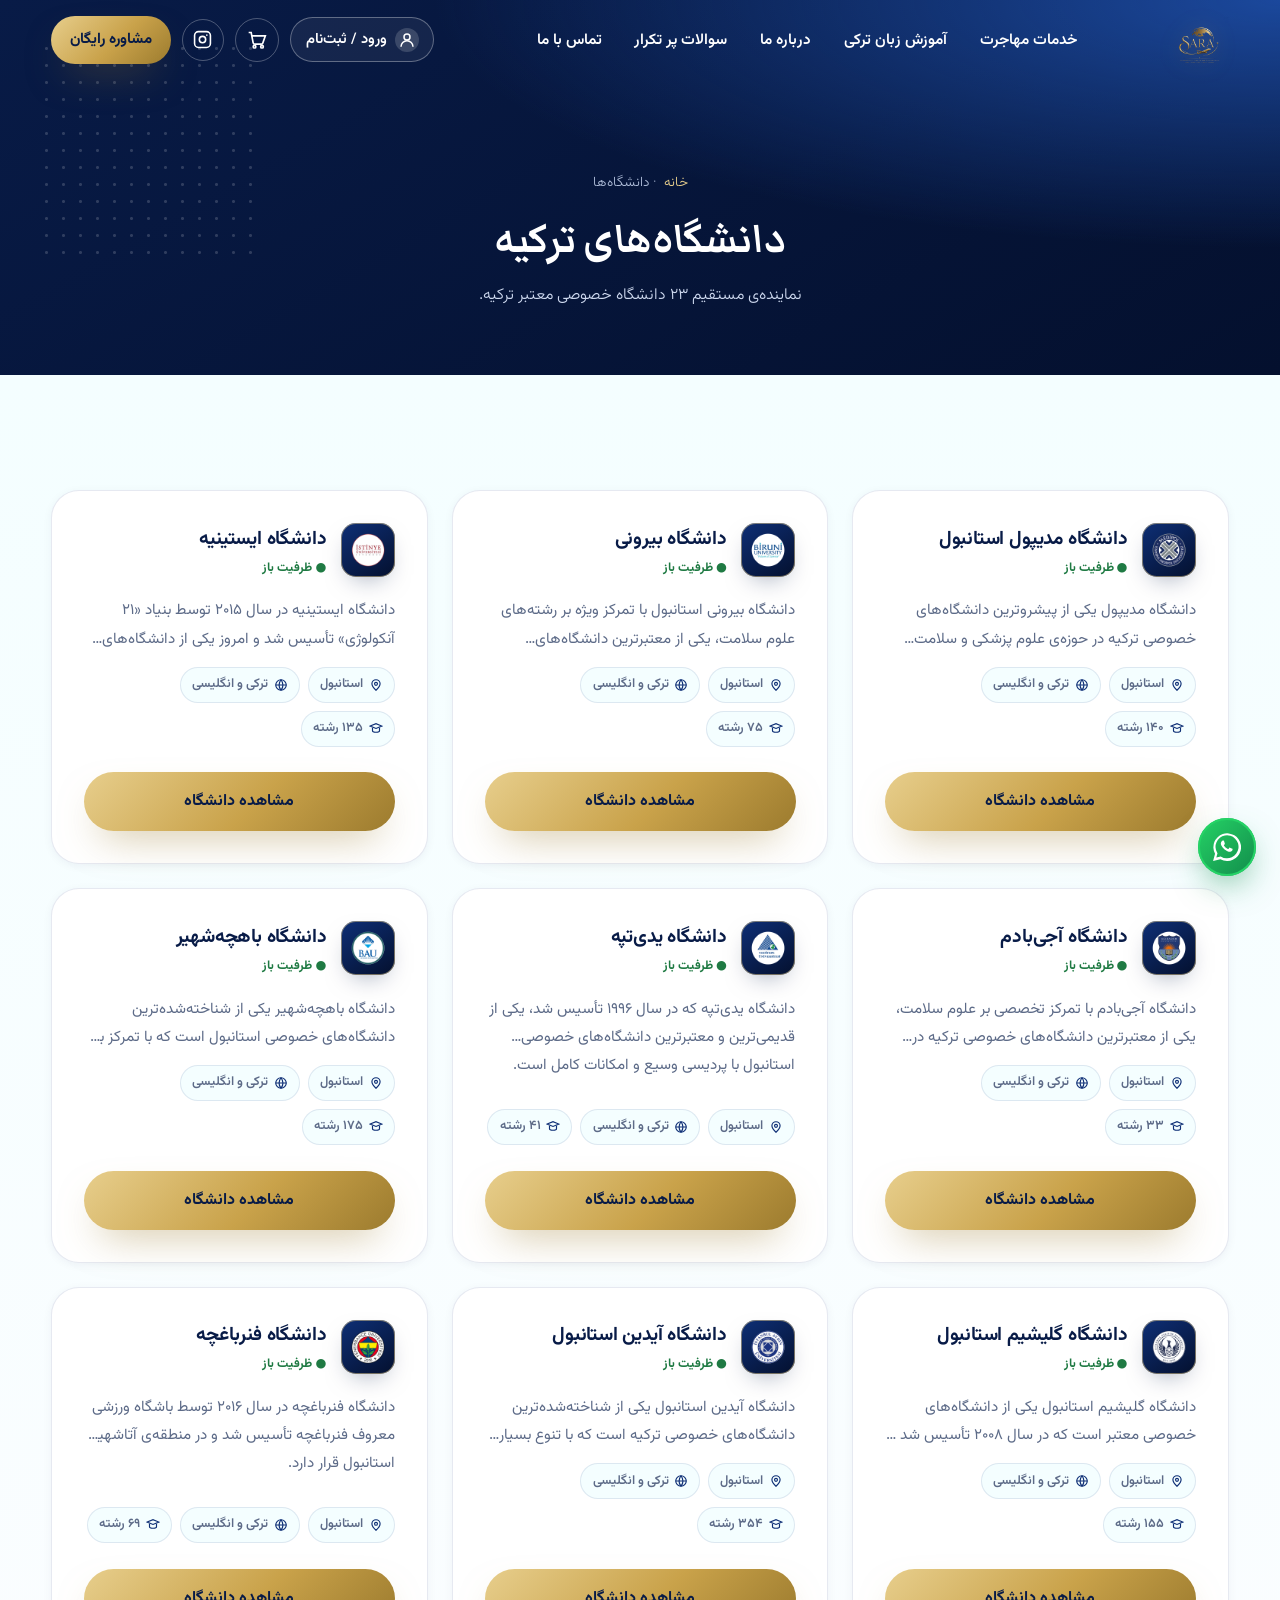
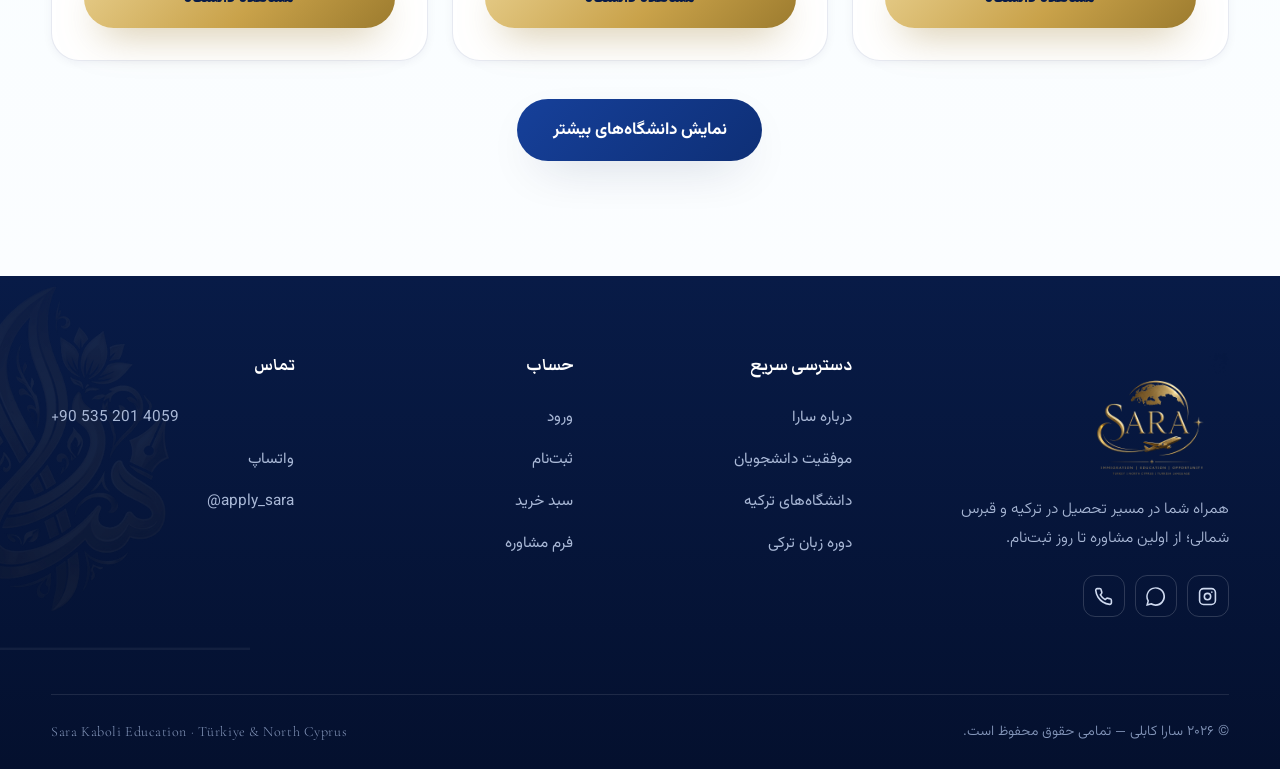
<file: universities.html>
<!DOCTYPE html>
<html lang="fa" dir="rtl">
<head>
<meta charset="UTF-8">
<meta name="viewport" content="width=device-width, initial-scale=1.0">
<title>دانشگاه‌های ترکیه | سارا کابلی</title>
<meta name="description" content="فهرست دانشگاه‌های خصوصی معتبر ترکیه که سارا کابلی نماینده‌ی مستقیم آن‌هاست — معرفی، رشته‌ها و شرایط پذیرش.">
<meta name="theme-color" content="#0E2F76">
<link rel="icon" type="image/png" href="Images/favicon.png">
<link rel="preconnect" href="https://fonts.googleapis.com">
<link rel="preconnect" href="https://fonts.gstatic.com" crossorigin>
<link href="https://fonts.googleapis.com/css2?family=Vazirmatn:wght@300;400;500;600;700;800;900&family=Markazi+Text:wght@400;500;600;700&family=Cormorant+Garamond:ital,wght@0,500;0,600;0,700;1,600&display=swap" rel="stylesheet">
<link rel="stylesheet" href="css/style.css">
<link rel="stylesheet" href="css/app.css">
</head>
<body>

<header class="site-header" id="header">
  <div class="container nav">
    <a class="brand" href="index.html" aria-label="سارا کابلی">
      <img src="Images/logo.png" alt="سارا کابلی" width="50" height="46">
    </a>
    <nav class="nav-links" aria-label="ناوبری اصلی">
      <a href="index.html#services">خدمات مهاجرت</a>
      <a href="course.html">آموزش زبان ترکی</a>
      <a href="index.html#about">درباره ما</a>
      <a href="index.html#faq">سوالات پر تکرار</a>
      <a href="index.html#contact">تماس با ما</a>
    </nav>
    <div class="nav-cta">
      <a class="acct-link" data-account-link href="account.html#login">
        <span class="av-dot"><svg viewBox="0 0 24 24" fill="none" stroke="currentColor" stroke-width="2"><circle cx="12" cy="8" r="4"/><path d="M4 21a8 8 0 0 1 16 0"/></svg></span>
        <span class="lbl" data-account-label>ورود / ثبت‌نام</span>
      </a>
      <a class="cart-link" href="cart.html" aria-label="سبد خرید">
        <svg viewBox="0 0 24 24" fill="none" stroke="currentColor" stroke-width="2"><circle cx="9" cy="20" r="1.6"/><circle cx="18" cy="20" r="1.6"/><path d="M2 3h3l2.4 12.4a2 2 0 0 0 2 1.6h7.7a2 2 0 0 0 2-1.6L22 7H6"/></svg>
        <span class="cart-badge" data-cart-count>۰</span>
      </a>
      <a class="icon-link" href="https://www.instagram.com/apply_sara" target="_blank" rel="noopener" aria-label="اینستاگرام">
        <svg viewBox="0 0 24 24" fill="none" stroke="currentColor" stroke-width="2"><rect x="2" y="2" width="20" height="20" rx="5"/><circle cx="12" cy="12" r="4"/><circle cx="17.5" cy="6.5" r="1" fill="currentColor" stroke="none"/></svg>
      </a>
      <a class="btn btn-gold" href="index.html#contact">مشاوره رایگان</a>
      <button class="burger" id="burger" aria-label="منو" aria-expanded="false"><span></span><span></span><span></span></button>
    </div>
  </div>
</header>

<div class="mobile-nav" id="mobileNav">
  <div class="scrim" data-close></div>
  <nav class="panel" aria-label="ناوبری موبایل">
    <a href="index.html#services" data-close>خدمات مهاجرت</a>
    <a href="course.html" data-close>آموزش زبان ترکی</a>
    <a href="index.html#about" data-close>درباره ما</a>
    <a href="index.html#faq" data-close>سوالات پر تکرار</a>
    <a href="index.html#contact" data-close>تماس با ما</a>
    <a href="account.html" data-close>حساب کاربری</a>
    <a href="cart.html" data-close>سبد خرید</a>
  </nav>
</div>

<main>

<section class="page-hero">
  <div class="dots"></div>
  <p class="crumb"><a href="index.html">خانه</a> · دانشگاه‌ها</p>
  <h1>دانشگاه‌های ترکیه</h1>
  <p>نماینده‌ی مستقیم <span id="uniCount">۰</span> دانشگاه خصوصی معتبر ترکیه.</p>
</section>

<section class="section" style="background:linear-gradient(180deg,var(--ice),var(--paper))">
  <div class="container">
    <div class="uni-grid" id="uniGrid"></div>
    <div class="uni-loadmore-wrap">
      <button class="btn btn-royal btn-lg" id="uniLoadMore">نمایش دانشگاه‌های بیشتر</button>
    </div>
  </div>
</section>

</main>

<footer class="footer">
  <img class="flourish-bg" src="Images/flourish.png" alt="" aria-hidden="true">
  <div class="container">
    <div class="footer-top">
      <div class="brand-block">
        <img src="Images/logo.png" alt="سارا کابلی · Sara Kaboli Education">
        <p>همراه شما در مسیر تحصیل در ترکیه و قبرس شمالی؛ از اولین مشاوره تا روز ثبت‌نام.</p>
        <div class="socials">
          <a href="https://www.instagram.com/apply_sara" target="_blank" rel="noopener" aria-label="اینستاگرام"><svg viewBox="0 0 24 24" fill="none" stroke="currentColor" stroke-width="2"><rect x="2" y="2" width="20" height="20" rx="5"/><circle cx="12" cy="12" r="4"/><circle cx="17.5" cy="6.5" r="1" fill="currentColor" stroke="none"/></svg></a>
          <a href="https://wa.me/905352014059" target="_blank" rel="noopener" aria-label="واتساپ"><svg viewBox="0 0 24 24" fill="currentColor"><path d="M.06 24l1.7-6.2A11.86 11.86 0 1 1 12 24a11.9 11.9 0 0 1-5.7-1.46zM6.6 20.1l.36.2a9.86 9.86 0 1 0-3.34-3.3l.23.37-1 3.67z"/></svg></a>
          <a href="tel:+905352014059" aria-label="تماس"><svg viewBox="0 0 24 24" fill="none" stroke="currentColor" stroke-width="2"><path d="M22 16.9v3a2 2 0 0 1-2.2 2 19.8 19.8 0 0 1-8.6-3 19.5 19.5 0 0 1-6-6 19.8 19.8 0 0 1-3-8.6A2 2 0 0 1 4.1 2h3a2 2 0 0 1 2 1.7c.1.9.4 1.8.7 2.7a2 2 0 0 1-.5 2.1L8.1 9.9a16 16 0 0 0 6 6l1.4-1.2a2 2 0 0 1 2.1-.5c.9.3 1.8.6 2.7.7a2 2 0 0 1 1.7 2z"/></svg></a>
        </div>
      </div>
      <div class="footer-col">
        <h4>دسترسی سریع</h4>
        <a href="index.html#about">درباره سارا</a>
        <a href="index.html#success">موفقیت دانشجویان</a>
        <a href="universities.html">دانشگاه‌های ترکیه</a>
        <a href="course.html">دوره زبان ترکی</a>
      </div>
      <div class="footer-col">
        <h4>حساب</h4>
        <a href="account.html#login">ورود</a>
        <a href="account.html#register">ثبت‌نام</a>
        <a href="cart.html">سبد خرید</a>
        <a href="index.html#contact">فرم مشاوره</a>
      </div>
      <div class="footer-col">
        <h4>تماس</h4>
        <a href="tel:+905352014059" style="direction:ltr;text-align:start">+90 535 201 4059</a>
        <a href="https://wa.me/905352014059" target="_blank" rel="noopener">واتساپ</a>
        <a href="https://www.instagram.com/apply_sara" target="_blank" rel="noopener">apply_sara@</a>
      </div>
    </div>
    <div class="footer-bottom">
      <p>© ۲۰۲۶ سارا کابلی — تمامی حقوق محفوظ است.</p>
      <p class="mk">Sara Kaboli Education · Türkiye &amp; North Cyprus</p>
    </div>
  </div>
</footer>

<a class="fab" href="https://wa.me/905352014059" target="_blank" rel="noopener" aria-label="گفت‌وگو در واتساپ">
  <svg viewBox="0 0 24 24" fill="currentColor"><path d="M.06 24l1.7-6.2A11.86 11.86 0 1 1 12 24a11.9 11.9 0 0 1-5.7-1.46zM6.6 20.1l.36.2a9.86 9.86 0 1 0-3.34-3.3l.23.37-1 3.67z"/><path d="M9.5 7c-.2-.45-.4-.46-.6-.47h-.5a1 1 0 0 0-.73.34A3 3 0 0 0 6.7 9.1c0 1.2.88 2.37 1 2.54s1.72 2.76 4.25 3.76c2.1.83 2.53.66 2.99.62s1.47-.6 1.68-1.18.2-1.08.14-1.18-.2-.17-.42-.29-1.47-.73-1.7-.8-.4-.12-.56.12-.64.8-.79.97-.29.18-.53.06a6.8 6.8 0 0 1-2-1.24 7.5 7.5 0 0 1-1.39-1.73c-.14-.25 0-.38.11-.5s.25-.29.37-.43a1.7 1.7 0 0 0 .25-.41.46.46 0 0 0 0-.43C9.96 8.1 9.66 7.35 9.5 7z"/></svg>
</a>

<script src="js/store.js"></script>
<script src="js/universities.js"></script>
<script src="js/uni-render.js"></script>
<script src="js/script.js"></script>
</body>
</html>
</file>
<file: css/style.css>
/* =====================================================================
   SARA KABOLI — Premium International Education
   Design language: Royal Blue + Gold "diplomatic crest" luxury, RTL
   Palette (brief reference): Ice White #F4FEFF · Powder Blue #A9C0E0 ·
   Royal Blue #0E2F76 · Gold accent drawn from the brand logo.
   Author: Senior UI/UX — production CSS, no frameworks.
   ===================================================================== */

/* ---------- Design tokens ---------- */
:root{
  /* palette */
  --royal:#0E2F76;
  --royal-2:#16409a;
  --royal-deep:#081B47;
  --royal-night:#04102e;
  --ink:#0B1B3A;
  --powder:#A9C0E0;
  --powder-soft:#cfdcef;
  --ice:#F4FEFF;
  --paper:#fbfdff;
  --gold:#C9A24A;
  --gold-light:#E7CE8C;
  --gold-deep:#9C7B2E;
  --muted:#5d6b88;
  --muted-soft:#8493ad;
  --line:rgba(14,47,118,.10);
  --line-2:rgba(14,47,118,.16);

  /* type */
  --f-body:'Vazirmatn', system-ui, -apple-system, 'Segoe UI', sans-serif;
  --f-display:'Markazi Text', 'Vazirmatn', serif;
  --f-latin:'Cormorant Garamond', serif;

  /* shape */
  --r-sm:14px; --r:20px; --r-lg:28px; --r-xl:36px;
  --shadow-sm:0 2px 10px rgba(8,27,71,.05);
  --shadow:0 18px 50px -22px rgba(8,27,71,.30);
  --shadow-lg:0 40px 90px -38px rgba(8,27,71,.45);
  --shadow-gold:0 18px 40px -16px rgba(156,123,46,.55);

  --container:1200px;
  --ease:cubic-bezier(.22,.61,.36,1);
}

/* ---------- Reset ---------- */
*,*::before,*::after{box-sizing:border-box}
html{-webkit-text-size-adjust:100%;scroll-behavior:smooth;overflow-x:hidden}
body{
  margin:0;
  font-family:var(--f-body);
  color:var(--ink);
  background:var(--paper);
  line-height:1.85;
  font-weight:400;
  -webkit-font-smoothing:antialiased;
  text-rendering:optimizeLegibility;
  overflow-x:hidden;
}
img{max-width:100%;display:block}
a{color:inherit;text-decoration:none}
button{font-family:inherit;cursor:pointer;border:none;background:none}
ul{margin:0;padding:0;list-style:none}
h1,h2,h3,h4{margin:0;font-weight:700;line-height:1.25;letter-spacing:-.01em}
p{margin:0}
:focus-visible{outline:2.5px solid var(--gold);outline-offset:3px;border-radius:6px}
::selection{background:var(--gold);color:#fff}

/* ---------- Layout helpers ---------- */
.container{width:min(var(--container),92vw);margin-inline:auto}
.section{padding-block:clamp(68px,9vw,132px);position:relative}
.section--tight{padding-block:clamp(48px,6vw,84px)}

/* Section eyebrow — structural device tying brand crest to content */
.eyebrow{
  display:inline-flex;align-items:center;gap:.6rem;
  font-family:var(--f-latin);
  font-weight:600;letter-spacing:.34em;text-transform:uppercase;
  font-size:.82rem;color:var(--gold-deep);
  margin-bottom:1.1rem;
}
.eyebrow::before{
  content:"";width:30px;height:1px;background:linear-gradient(90deg,transparent,var(--gold));
}
.eyebrow .fa{font-family:var(--f-body);letter-spacing:0;color:var(--muted);font-weight:600;font-size:.9rem}

.section-head{max-width:680px;margin-bottom:clamp(40px,5vw,64px)}
.section-head.center{margin-inline:auto;text-align:center}
.section-head.center .eyebrow::before{display:none}
.h-title{
  font-family:var(--f-display);
  font-size:clamp(2.1rem,4.6vw,3.4rem);
  font-weight:700;line-height:1.15;color:var(--royal-deep);
}
.h-title .gold{color:var(--gold-deep);position:relative;white-space:nowrap}
.lede{margin-top:1.1rem;color:var(--muted);font-size:1.08rem;max-width:60ch}
.section-head.center .lede{margin-inline:auto}

/* gold hairline divider with diamond node (brand signature) */
.rule{display:flex;align-items:center;justify-content:center;gap:14px;margin:0 auto}
.rule::before,.rule::after{content:"";height:1px;width:min(120px,18vw);background:linear-gradient(90deg,transparent,var(--gold-light))}
.rule i{width:8px;height:8px;background:var(--gold);transform:rotate(45deg);box-shadow:0 0 0 4px rgba(201,162,74,.16)}

/* ---------- Buttons ---------- */
.btn{
  --bg:var(--royal);--fg:#fff;
  position:relative;overflow:hidden;
  display:inline-flex;align-items:center;justify-content:center;gap:.6rem;
  padding:.92em 1.7em;border-radius:999px;
  font-weight:700;font-size:1rem;
  background:var(--bg);color:var(--fg);
  transition:transform .35s var(--ease),box-shadow .35s var(--ease),filter .3s;
  will-change:transform;
}
.btn svg{width:1.15em;height:1.15em;flex:none}
.btn:hover{transform:translateY(-3px)}
.btn-gold{
  --fg:var(--royal-deep);
  background:linear-gradient(135deg,var(--gold-light),var(--gold) 55%,var(--gold-deep));
  box-shadow:var(--shadow-gold);
}
.btn-gold:hover{box-shadow:0 26px 54px -16px rgba(156,123,46,.7)}
.btn-royal{background:linear-gradient(135deg,var(--royal-2),var(--royal));box-shadow:var(--shadow)}
.btn-ghost{background:transparent;color:var(--royal);border:1.5px solid var(--line-2)}
.btn-ghost:hover{border-color:var(--royal);background:rgba(14,47,118,.04)}
.btn-ghost.on-dark{color:#fff;border-color:rgba(255,255,255,.32)}
.btn-ghost.on-dark:hover{background:rgba(255,255,255,.08);border-color:rgba(255,255,255,.7)}
.btn-lg{padding:1.05em 2.1em;font-size:1.06rem}
.btn-block{display:flex;width:100%}
/* ripple */
.ripple{position:absolute;border-radius:50%;transform:scale(0);background:rgba(255,255,255,.5);pointer-events:none;animation:ripple .6s linear}
.btn-gold .ripple{background:rgba(8,27,71,.18)}
@keyframes ripple{to{transform:scale(2.6);opacity:0}}

/* ---------- Decorative motifs ---------- */
.dots{position:absolute;background-image:radial-gradient(circle,currentColor 1.3px,transparent 1.6px);background-size:17px 17px;opacity:.5;pointer-events:none}
.aurora{position:absolute;border-radius:50%;filter:blur(80px);opacity:.55;pointer-events:none;will-change:transform}

/* =====================================================================
   HEADER
   ===================================================================== */
.site-header{
  position:fixed;inset-inline:0;top:0;z-index:100;
  transition:background .4s,box-shadow .4s,backdrop-filter .4s,padding .4s;
  padding-block:16px;
}
.site-header.scrolled{
  background:rgba(244,254,255,.78);
  backdrop-filter:saturate(160%) blur(18px);
  -webkit-backdrop-filter:saturate(160%) blur(18px);
  box-shadow:0 1px 0 var(--line),0 16px 40px -30px rgba(8,27,71,.4);
  padding-block:10px;
}
.nav{display:flex;align-items:center;justify-content:space-between;gap:1.5rem}
.brand{display:flex;align-items:center;gap:.7rem}
.brand img{width:38px;height:auto;filter:drop-shadow(0 3px 6px rgba(156,123,46,.4))}

.nav-links{display:flex;align-items:center;gap:.35rem}
.nav-links a{
  position:relative;padding:.5rem .85rem;border-radius:10px;
  font-weight:600;font-size:.96rem;color:var(--ink);
  transition:color .25s;
}
.nav-links a::after{
  content:"";position:absolute;inset-inline:.85rem;bottom:.32rem;height:2px;
  background:linear-gradient(90deg,var(--gold),var(--gold-deep));
  transform:scaleX(0);transform-origin:right;transition:transform .3s var(--ease);border-radius:2px;
}
.nav-links a:hover{color:var(--royal)}
.nav-links a:hover::after,.nav-links a.active::after{transform:scaleX(1)}

.nav-cta{display:flex;align-items:center;gap:.7rem}
.nav-cta .btn{padding:.66em 1.25em;font-size:.94rem}
.icon-link{display:inline-grid;place-items:center;width:42px;height:42px;border-radius:50%;border:1.5px solid var(--line-2);color:var(--royal);transition:.3s}
.icon-link:hover{background:var(--royal);color:#fff;border-color:var(--royal);transform:translateY(-2px)}
.icon-link svg{width:19px;height:19px}

.burger{display:none;width:46px;height:46px;border-radius:12px;border:1.5px solid var(--line-2);position:relative}
.burger span{position:absolute;inset-inline:11px;height:2px;background:var(--royal);border-radius:2px;transition:.3s}
.burger span:nth-child(1){top:15px}.burger span:nth-child(2){top:22px}.burger span:nth-child(3){top:29px}
.burger.open span:nth-child(1){top:22px;transform:rotate(45deg)}
.burger.open span:nth-child(2){opacity:0}
.burger.open span:nth-child(3){top:22px;transform:rotate(-45deg)}

/* mobile drawer */
.mobile-nav{position:fixed;inset:0;z-index:99;visibility:hidden;pointer-events:none}
.mobile-nav .scrim{position:absolute;inset:0;background:rgba(4,16,46,.5);opacity:0;transition:.4s;backdrop-filter:blur(3px)}
.mobile-nav .panel{
  position:absolute;inset-inline-end:0;top:0;height:100%;width:min(86vw,360px);
  background:var(--ice);box-shadow:var(--shadow-lg);
  transform:translateX(100%);transition:transform .42s var(--ease);
  padding:90px 28px 28px;display:flex;flex-direction:column;gap:.4rem;overflow:auto;
}
.mobile-nav.open{visibility:visible;pointer-events:auto}
.mobile-nav.open .scrim{opacity:1}
.mobile-nav.open .panel{transform:translateX(0)}
.mobile-nav a{padding:.95rem .4rem;font-weight:600;font-size:1.08rem;border-bottom:1px solid var(--line);color:var(--ink)}
.mobile-nav .btn{margin-top:1.2rem}

/* =====================================================================
   HERO
   ===================================================================== */
.hero{
  position:relative;overflow:hidden;color:#fff;
  background:
    radial-gradient(120% 90% at 15% 0%,#1a479f 0%,transparent 55%),
    radial-gradient(120% 120% at 90% 100%,#0a225c 0%,transparent 60%),
    linear-gradient(160deg,var(--royal-deep),var(--royal-night));
  padding-top:clamp(130px,16vw,180px);
  padding-bottom:clamp(70px,9vw,120px);
}
.hero .aurora.a1{width:520px;height:520px;background:radial-gradient(circle,#2a5bd0,transparent 70%);top:-140px;inset-inline-start:-100px;animation:float1 16s var(--ease) infinite}
.hero .aurora.a2{width:440px;height:440px;background:radial-gradient(circle,var(--gold),transparent 70%);opacity:.22;bottom:-160px;inset-inline-end:6%;animation:float2 19s var(--ease) infinite}
.hero .dots{color:#fff;width:280px;height:280px;top:120px;inset-inline-end:2%;opacity:.18;-webkit-mask:radial-gradient(circle,#000,transparent 72%);mask:radial-gradient(circle,#000,transparent 72%)}
.hero-flourish{position:absolute;inset-inline-start:-40px;bottom:-30px;width:300px;opacity:.07;pointer-events:none;transform:rotate(-8deg)}
@keyframes float1{50%{transform:translate(40px,50px)}}
@keyframes float2{50%{transform:translate(-50px,-40px)}}

.hero-grid{position:relative;z-index:2;display:grid;grid-template-columns:1.15fr .85fr;gap:clamp(36px,5vw,72px);align-items:center}
.hero-eyebrow{color:var(--gold-light)}
.hero-eyebrow::before{background:linear-gradient(90deg,transparent,var(--gold-light))}
.hero h1{
  font-family:var(--f-display);font-weight:700;
  font-size:clamp(2.6rem,6vw,4.6rem);line-height:1.1;letter-spacing:-.02em;
  text-wrap:balance;
}
.hero h1 .gold{
  background:linear-gradient(120deg,var(--gold-light),var(--gold) 60%,var(--gold-deep));
  -webkit-background-clip:text;background-clip:text;color:transparent;
}
.hero p.sub{margin-top:1.4rem;font-size:clamp(1.05rem,1.5vw,1.22rem);color:#d6e0f4;max-width:50ch;font-weight:300;line-height:1.95}
.hero-actions{display:flex;flex-wrap:wrap;gap:1rem;margin-top:2.2rem}
.hero-meta{display:flex;flex-wrap:wrap;gap:1.6rem;margin-top:2.6rem}
.hero-meta div{display:flex;flex-direction:column}
.hero-meta b{font-family:var(--f-latin);font-size:1.9rem;font-weight:700;color:var(--gold-light)}
.hero-meta span{font-size:.86rem;color:#aebcd8;font-weight:300}
.hero-meta .sep{width:1px;align-self:stretch;background:rgba(255,255,255,.14)}

/* hero photo card */
.hero-figure{position:relative}
.photo-card{
  position:relative;border-radius:var(--r-xl);overflow:hidden;
  border:1px solid rgba(231,206,140,.4);
  box-shadow:0 50px 110px -40px rgba(0,0,0,.7),0 0 0 6px rgba(255,255,255,.04);
  aspect-ratio:7/9;background:#0b1c45;
}
.photo-card img{width:100%;height:100%;object-fit:cover;object-position:50% 18%}
.photo-card::after{content:"";position:absolute;inset:0;background:linear-gradient(to top,rgba(4,16,46,.55),transparent 45%)}
.chip{
  position:absolute;z-index:3;display:flex;align-items:center;gap:.7rem;
  background:rgba(255,255,255,.12);backdrop-filter:blur(14px);-webkit-backdrop-filter:blur(14px);
  border:1px solid rgba(255,255,255,.25);border-radius:16px;padding:.7rem 1rem;
  box-shadow:0 16px 40px -18px rgba(0,0,0,.6);
  animation:bob 5s ease-in-out infinite;
}
.chip .ic{width:38px;height:38px;border-radius:11px;display:grid;place-items:center;background:linear-gradient(135deg,var(--gold-light),var(--gold-deep));color:var(--royal-deep)}
.chip .ic svg{width:20px;height:20px}
.chip b{display:block;font-size:1.02rem;color:#fff;line-height:1.2}
.chip span{font-size:.74rem;color:#cdd9ee}
.chip.c1{top:7%;inset-inline-start:-8%}
.chip.c2{bottom:9%;inset-inline-end:-7%;animation-delay:1.4s}
.chip.c3{bottom:40%;inset-inline-start:-11%;animation-delay:.7s}
@keyframes bob{50%{transform:translateY(-12px)}}

/* trust logos band */
.trust-band{border-top:1px solid rgba(255,255,255,.1);margin-top:clamp(48px,6vw,80px);padding-top:30px;position:relative;z-index:2}
.trust-band p{text-align:center;color:#9fb0d2;font-size:.85rem;letter-spacing:.12em;margin-bottom:18px;font-weight:300}
.trust-logos{display:flex;flex-wrap:wrap;justify-content:center;gap:clamp(20px,4vw,56px);align-items:center}
.trust-logos span{font-family:var(--f-latin);font-weight:600;font-size:1.15rem;letter-spacing:.06em;color:rgba(255,255,255,.62);transition:.3s}
.trust-logos span:hover{color:var(--gold-light)}

/* =====================================================================
   STATS
   ===================================================================== */
.stats{background:var(--ice)}
.stats-grid{display:grid;grid-template-columns:repeat(4,1fr);gap:clamp(14px,2vw,26px)}
.stat{
  background:#fff;border:1px solid var(--line);border-radius:var(--r-lg);
  padding:clamp(24px,3vw,38px) 1.4rem;text-align:center;box-shadow:var(--shadow-sm);
  position:relative;overflow:hidden;transition:transform .4s var(--ease),box-shadow .4s;
}
.stat::before{content:"";position:absolute;top:0;inset-inline:0;height:3px;background:linear-gradient(90deg,var(--gold-light),var(--gold-deep));transform:scaleX(0);transform-origin:right;transition:transform .5s var(--ease)}
.stat:hover{transform:translateY(-6px);box-shadow:var(--shadow)}
.stat:hover::before{transform:scaleX(1)}
.stat .num{font-family:var(--f-latin);font-weight:700;font-size:clamp(2.4rem,4vw,3.2rem);color:var(--royal);line-height:1}
.stat .num .plus{color:var(--gold)}
.stat .lbl{margin-top:.5rem;color:var(--muted);font-weight:600;font-size:1.02rem}


/* =====================================================================
   SERVICES
   ===================================================================== */
.services{background:linear-gradient(180deg,var(--ice),var(--paper))}
.svc-grid{display:grid;grid-template-columns:repeat(6,1fr);gap:clamp(16px,2vw,24px)}
.svc{
  grid-column:span 2;background:#fff;border:1px solid var(--line);border-radius:var(--r-lg);
  padding:clamp(26px,3vw,38px);box-shadow:var(--shadow-sm);position:relative;overflow:hidden;
  transition:transform .45s var(--ease),box-shadow .45s;display:flex;flex-direction:column;gap:.7rem;
}
.svc:hover{transform:translateY(-8px);box-shadow:var(--shadow)}
.svc .ic{width:56px;height:56px;border-radius:16px;display:grid;place-items:center;background:rgba(14,47,118,.06);color:var(--royal)}
.svc .ic svg{width:26px;height:26px}
.svc h3{font-size:1.28rem;color:var(--royal-deep)}
.svc p{color:var(--muted);font-size:.97rem;flex:1}
.svc .more{display:inline-flex;align-items:center;gap:.45rem;color:var(--gold-deep);font-weight:700;font-size:.95rem;margin-top:.4rem}
.svc .more svg{width:16px;height:16px;transition:transform .3s}
.svc:hover .more svg{transform:translateX(-5px)}
/* featured service spans 3 cols and is royal */
.svc.feat{grid-column:span 3;background:linear-gradient(150deg,var(--royal),var(--royal-deep));color:#fff;border:none}
.svc.feat .ic{background:rgba(255,255,255,.12);color:var(--gold-light)}
.svc.feat h3{color:#fff}.svc.feat p{color:#cdd9ee}
.svc.feat .more{color:var(--gold-light)}
.svc.wide3{grid-column:span 3}

/* =====================================================================
   STUDENT SUCCESS — gallery of acceptance letters
   ===================================================================== */
.success{background:var(--paper)}
.gallery{columns:4;column-gap:18px}
.gcard{
  break-inside:avoid;margin-bottom:18px;position:relative;border-radius:var(--r);overflow:hidden;
  border:1px solid var(--line);background:#fff;box-shadow:var(--shadow-sm);cursor:zoom-in;
  transition:transform .45s var(--ease),box-shadow .45s;
}
.gcard img{width:100%;transition:transform .6s var(--ease);filter:saturate(.95)}
.gcard:hover{transform:translateY(-6px);box-shadow:var(--shadow)}
.gcard:hover img{transform:scale(1.05)}
.gcard .cap{
  position:absolute;inset-inline:0;bottom:0;padding:18px 16px 14px;
  background:linear-gradient(to top,rgba(8,27,71,.92),transparent);
  color:#fff;opacity:0;transform:translateY(12px);transition:.4s var(--ease);
}
.gcard:hover .cap{opacity:1;transform:none}
.gcard .cap b{display:block;font-size:1rem;color:var(--gold-light)}
.gcard .cap span{font-size:.8rem;color:#cdd9ee}
.gcard .zoom{position:absolute;top:12px;inset-inline-end:12px;width:34px;height:34px;border-radius:10px;display:grid;place-items:center;background:rgba(255,255,255,.85);color:var(--royal);opacity:0;transition:.4s}
.gcard:hover .zoom{opacity:1}
.gcard .zoom svg{width:17px;height:17px}

/* lightbox */
.lightbox{position:fixed;inset:0;z-index:200;background:rgba(4,16,46,.92);backdrop-filter:blur(8px);display:grid;place-items:center;opacity:0;visibility:hidden;transition:.35s;padding:24px}
.lightbox.open{opacity:1;visibility:visible}
.lightbox img{max-width:min(620px,92vw);max-height:86vh;border-radius:14px;box-shadow:var(--shadow-lg);border:1px solid rgba(231,206,140,.3)}
.lightbox .lb-close{position:absolute;top:22px;inset-inline-end:22px;width:50px;height:50px;border-radius:50%;background:rgba(255,255,255,.12);color:#fff;display:grid;place-items:center;border:1px solid rgba(255,255,255,.25)}
.lightbox .lb-close svg{width:22px;height:22px}
.lightbox .lb-nav{position:absolute;top:50%;transform:translateY(-50%);width:54px;height:54px;border-radius:50%;background:rgba(255,255,255,.1);color:#fff;display:grid;place-items:center;border:1px solid rgba(255,255,255,.2);transition:.3s}
.lightbox .lb-nav:hover{background:var(--gold);color:var(--royal-deep)}
.lightbox .lb-prev{inset-inline-end:24px}.lightbox .lb-next{inset-inline-start:24px}
.lightbox .lb-nav svg{width:24px;height:24px}

/* =====================================================================
   ABOUT
   ===================================================================== */
.about{background:linear-gradient(180deg,var(--ice),var(--paper))}
.about-grid{display:grid;grid-template-columns:.9fr 1.1fr;gap:clamp(36px,5vw,72px);align-items:center}
.about-figure{position:relative}
.about-figure .frame{position:relative;border-radius:var(--r-xl);overflow:hidden;aspect-ratio:4/5;box-shadow:var(--shadow-lg);border:1px solid var(--line)}
.about-figure .frame img{width:100%;height:100%;object-fit:cover;object-position:50% 20%}
.about-figure::before{content:"";position:absolute;inset:-14px -14px auto auto;width:60%;height:60%;border:2px solid var(--gold);border-radius:var(--r-xl);z-index:-0;opacity:.5;inset-inline-end:-14px;top:-14px}
.about-badge{
  position:absolute;bottom:24px;inset-inline-start:-22px;background:#fff;border-radius:var(--r);
  padding:1rem 1.3rem;box-shadow:var(--shadow);display:flex;align-items:center;gap:.9rem;border:1px solid var(--line);
}
.about-badge .ic{width:46px;height:46px;border-radius:13px;background:linear-gradient(135deg,var(--gold-light),var(--gold-deep));display:grid;place-items:center;color:var(--royal-deep)}
.about-badge .ic svg{width:24px;height:24px}
.about-badge b{display:block;font-family:var(--f-latin);font-size:1.5rem;color:var(--royal);line-height:1}
.about-badge span{font-size:.82rem;color:var(--muted)}
.about-body p{color:var(--muted);font-size:1.06rem;margin-bottom:1.1rem}
.about-body .sign{font-family:var(--f-display);font-size:1.7rem;color:var(--royal);font-weight:700;margin-top:.4rem}
.about-list{display:grid;grid-template-columns:1fr 1fr;gap:.9rem 1.4rem;margin:1.6rem 0 2rem}
.about-list li{display:flex;align-items:flex-start;gap:.7rem;color:var(--ink);font-weight:600;font-size:.98rem}
.about-list .tick{flex:none;width:24px;height:24px;border-radius:8px;background:rgba(201,162,74,.16);color:var(--gold-deep);display:grid;place-items:center;margin-top:2px}
.about-list .tick svg{width:14px;height:14px}

/* =====================================================================
   COURSE TEASER (home) / shared course intro
   ===================================================================== */
.course-cta{
  position:relative;overflow:hidden;color:#fff;
  background:radial-gradient(110% 120% at 100% 0%,#1b489c,transparent 55%),linear-gradient(150deg,var(--royal-deep),var(--royal-night));
}
.course-cta .dots{color:#fff;width:240px;height:240px;bottom:30px;inset-inline-start:3%;opacity:.16}
.course-grid{display:grid;grid-template-columns:1.05fr .95fr;gap:clamp(36px,5vw,70px);align-items:center;position:relative;z-index:2}
.course-grid h2{font-family:var(--f-display);font-size:clamp(2rem,4.4vw,3.2rem);line-height:1.15}
.course-grid h2 .gold{background:linear-gradient(120deg,var(--gold-light),var(--gold-deep));-webkit-background-clip:text;background-clip:text;color:transparent}
.course-grid p{color:#cfdaf0;margin-top:1.1rem;font-weight:300;font-size:1.08rem;max-width:52ch}
.course-points{display:grid;grid-template-columns:1fr 1fr;gap:.9rem;margin:1.8rem 0 2.2rem}
.course-points li{display:flex;align-items:center;gap:.7rem;color:#e7eefb;font-weight:600}
.course-points .tick{flex:none;width:26px;height:26px;border-radius:8px;background:rgba(231,206,140,.16);color:var(--gold-light);display:grid;place-items:center}
.course-points .tick svg{width:15px;height:15px}
.course-figure{position:relative;border-radius:var(--r-xl);overflow:hidden;border:1px solid rgba(231,206,140,.35);box-shadow:0 50px 100px -40px rgba(0,0,0,.7)}
.course-figure img{width:100%;height:auto;display:block}
.price-tag{position:absolute;bottom:18px;inset-inline-start:18px;background:rgba(255,255,255,.14);backdrop-filter:blur(14px);border:1px solid rgba(255,255,255,.28);border-radius:16px;padding:.8rem 1.1rem}
.price-tag .old{text-decoration:line-through;color:#aab9d8;font-size:.85rem}
.price-tag .new{font-family:var(--f-latin);font-weight:700;font-size:1.5rem;color:var(--gold-light)}
.price-tag .new small{font-family:var(--f-body);font-size:.8rem;color:#cdd9ee;font-weight:400}

/* =====================================================================
   TESTIMONIALS
   ===================================================================== */
.testi{background:var(--paper);overflow:hidden}
.testi-viewport{overflow:hidden}
.testi-track{display:flex;transition:transform .6s var(--ease)}
.testi-card{flex:0 0 100%;padding:6px}
.testi-inner{
  background:#fff;border:1px solid var(--line);border-radius:var(--r-xl);
  padding:clamp(34px,4vw,56px);box-shadow:var(--shadow-sm);max-width:880px;margin-inline:auto;text-align:center;position:relative;
}
.testi-inner .quote{font-family:var(--f-display);position:absolute;top:6px;inset-inline-end:34px;font-size:6rem;color:rgba(201,162,74,.18);line-height:1}
.stars{display:flex;justify-content:center;gap:4px;color:var(--gold);margin-bottom:1.2rem}
.stars svg{width:20px;height:20px}
.testi-inner p{font-size:clamp(1.1rem,1.8vw,1.4rem);color:var(--ink);font-weight:500;line-height:1.9}
.testi-who{display:flex;align-items:center;justify-content:center;gap:.9rem;margin-top:1.8rem}
.testi-who .av{width:52px;height:52px;border-radius:50%;background:linear-gradient(135deg,var(--powder),var(--royal));color:#fff;display:grid;place-items:center;font-weight:700;font-family:var(--f-latin);font-size:1.2rem}
.testi-who b{color:var(--royal-deep);font-size:1.05rem}
.testi-who span{color:var(--muted);font-size:.86rem}
.testi-dots{display:flex;justify-content:center;gap:9px;margin-top:2rem}
.testi-dots button{width:9px;height:9px;border-radius:50%;background:var(--powder);transition:.3s}
.testi-dots button.on{background:var(--gold);width:26px;border-radius:5px}
.testi-arrows{display:flex;justify-content:center;gap:12px;margin-top:1.2rem}
.testi-arrows button{width:48px;height:48px;border-radius:50%;border:1.5px solid var(--line-2);color:var(--royal);display:grid;place-items:center;transition:.3s}
.testi-arrows button:hover{background:var(--royal);color:#fff;border-color:var(--royal)}
.testi-arrows svg{width:20px;height:20px}

/* =====================================================================
   FAQ
   ===================================================================== */
.faq{background:linear-gradient(180deg,var(--ice),var(--paper))}
.faq-wrap{max-width:840px;margin-inline:auto}
.faq-item{background:#fff;border:1px solid var(--line);border-radius:var(--r);margin-bottom:14px;overflow:hidden;transition:box-shadow .3s,border-color .3s}
.faq-item.open{box-shadow:var(--shadow);border-color:rgba(201,162,74,.4)}
.faq-q{width:100%;display:flex;align-items:center;justify-content:space-between;gap:1rem;padding:1.3rem 1.5rem;text-align:start;font-weight:700;font-size:1.08rem;color:var(--royal-deep)}
.faq-q .pm{flex:none;width:34px;height:34px;border-radius:10px;background:rgba(14,47,118,.06);color:var(--royal);display:grid;place-items:center;transition:.35s}
.faq-item.open .pm{background:linear-gradient(135deg,var(--gold-light),var(--gold-deep));color:var(--royal-deep);transform:rotate(180deg)}
.faq-q .pm svg{width:18px;height:18px}
.faq-a{max-height:0;overflow:hidden;transition:max-height .45s var(--ease)}
.faq-a p{padding:0 1.5rem 1.4rem;color:var(--muted);font-size:1rem}

/* =====================================================================
   CONTACT
   ===================================================================== */
.contact{background:var(--paper)}
.contact-grid{display:grid;grid-template-columns:1.1fr .9fr;gap:clamp(28px,4vw,52px);align-items:start}
.contact-form{background:#fff;border:1px solid var(--line);border-radius:var(--r-xl);padding:clamp(28px,3.4vw,44px);box-shadow:var(--shadow-sm)}
.field{margin-bottom:1.1rem}
.field label{display:block;font-weight:600;font-size:.92rem;color:var(--royal-deep);margin-bottom:.5rem}
.field input,.field select,.field textarea{
  width:100%;padding:.92em 1.1em;border-radius:14px;border:1.5px solid var(--line-2);
  background:var(--ice);font-family:inherit;font-size:1rem;color:var(--ink);transition:.25s;
}
.field textarea{resize:vertical;min-height:120px}
.field input:focus,.field select:focus,.field textarea:focus{outline:none;border-color:var(--royal);background:#fff;box-shadow:0 0 0 4px rgba(14,47,118,.08)}
.field-row{display:grid;grid-template-columns:1fr 1fr;gap:1.1rem}
.form-note{font-size:.84rem;color:var(--muted-soft);margin-top:.4rem}

.contact-side{display:flex;flex-direction:column;gap:16px}
.contact-card{background:#fff;border:1px solid var(--line);border-radius:var(--r);padding:1.4rem 1.5rem;box-shadow:var(--shadow-sm);display:flex;align-items:center;gap:1rem;transition:transform .35s var(--ease),box-shadow .35s}
.contact-card:hover{transform:translateY(-4px);box-shadow:var(--shadow)}
.contact-card .ic{flex:none;width:52px;height:52px;border-radius:15px;display:grid;place-items:center;color:#fff}
.contact-card .ic svg{width:24px;height:24px}
.contact-card.wa .ic{background:linear-gradient(135deg,#25d366,#128c4b)}
.contact-card.ig .ic{background:linear-gradient(135deg,#f9ce34,#ee2a7b 45%,#6228d7)}
.contact-card.ph .ic{background:linear-gradient(135deg,var(--royal-2),var(--royal))}
.contact-card b{display:block;color:var(--royal-deep);font-size:1.05rem}
.contact-card span{color:var(--muted);font-size:.9rem;direction:ltr;unicode-bidi:plaintext}
.map-card{border-radius:var(--r);overflow:hidden;border:1px solid var(--line);box-shadow:var(--shadow-sm);position:relative;background:linear-gradient(150deg,var(--royal),var(--royal-deep));color:#fff;padding:1.6rem;min-height:170px;display:flex;flex-direction:column;justify-content:space-between}
.map-card .mini-dots{position:absolute;inset:0;background-image:radial-gradient(circle,rgba(255,255,255,.12) 1px,transparent 1.4px);background-size:16px 16px;opacity:.5}
.map-card .pin{position:relative;z-index:2;display:flex;align-items:center;gap:.6rem;color:var(--gold-light);font-weight:700}
.map-card .pin svg{width:22px;height:22px}
.map-card b{position:relative;z-index:2;font-size:1.2rem}
.map-card span{position:relative;z-index:2;color:#cfdaf0;font-size:.92rem}
.map-card .btn{position:relative;z-index:2;align-self:flex-start;margin-top:1rem}

/* =====================================================================
   FOOTER
   ===================================================================== */
.footer{background:linear-gradient(180deg,var(--royal-deep),var(--royal-night));color:#cfdaf0;position:relative;overflow:hidden}
.footer .flourish-bg{position:absolute;inset-inline-end:-30px;top:-20px;width:280px;opacity:.06}
.footer-top{display:grid;grid-template-columns:1.4fr 1fr 1fr 1fr;gap:36px;padding-block:clamp(54px,6vw,80px);position:relative;z-index:2}
.footer .brand-block img{width:160px;margin-bottom:1.2rem;border-radius:12px}
.footer .brand-block p{color:#a9b8d6;font-weight:300;font-size:.98rem;max-width:34ch}
.footer .socials{display:flex;gap:10px;margin-top:1.4rem}
.footer .socials a{width:42px;height:42px;border-radius:12px;border:1px solid rgba(255,255,255,.16);display:grid;place-items:center;color:#cfdaf0;transition:.3s}
.footer .socials a:hover{background:var(--gold);color:var(--royal-deep);border-color:var(--gold);transform:translateY(-3px)}
.footer .socials svg{width:19px;height:19px}
.footer h4{color:#fff;font-family:var(--f-display);font-size:1.3rem;margin-bottom:1.1rem}
.footer-col a{display:block;color:#a9b8d6;padding:.42rem 0;font-size:.96rem;transition:.25s}
.footer-col a:hover{color:var(--gold-light);padding-inline-start:6px}
.footer-bottom{border-top:1px solid rgba(255,255,255,.1);padding-block:24px;display:flex;flex-wrap:wrap;gap:12px;justify-content:space-between;align-items:center;position:relative;z-index:2}
.footer-bottom p{color:#8597bb;font-size:.88rem;font-weight:300}
.footer-bottom .mk{font-family:var(--f-latin);letter-spacing:.04em}

/* floating whatsapp */
.fab{position:fixed;bottom:24px;inset-inline-start:24px;z-index:90;width:58px;height:58px;border-radius:50%;background:linear-gradient(135deg,#25d366,#128c4b);color:#fff;display:grid;place-items:center;box-shadow:0 14px 34px -10px rgba(18,140,75,.7);transition:transform .35s var(--ease)}
.fab:hover{transform:scale(1.08) translateY(-2px)}
.fab svg{width:28px;height:28px}
.fab::after{content:"";position:absolute;inset:0;border-radius:50%;border:2px solid #25d366;animation:pulse 2.4s ease-out infinite}
@keyframes pulse{0%{transform:scale(1);opacity:.7}100%{transform:scale(1.7);opacity:0}}

/* =====================================================================
   SCROLL REVEAL
   ===================================================================== */
.reveal{opacity:0;transform:translateY(34px);transition:opacity .8s var(--ease),transform .8s var(--ease)}
.reveal.in{opacity:1;transform:none}
.reveal.d1{transition-delay:.08s}.reveal.d2{transition-delay:.16s}.reveal.d3{transition-delay:.24s}
.reveal.d4{transition-delay:.32s}.reveal.d5{transition-delay:.4s}

/* =====================================================================
   COURSE PAGE specific
   ===================================================================== */
.cpage-hero{
  position:relative;overflow:hidden;color:#fff;padding-top:clamp(140px,16vw,190px);padding-bottom:clamp(60px,8vw,110px);
  background:radial-gradient(120% 100% at 0% 0%,#1b489c,transparent 55%),linear-gradient(155deg,var(--royal-deep),var(--royal-night));
}
.cpage-hero .aurora.a1{width:480px;height:480px;background:radial-gradient(circle,var(--gold),transparent 70%);opacity:.18;top:-120px;inset-inline-end:-80px}
.cpage-grid{display:grid;grid-template-columns:1.1fr .9fr;gap:clamp(36px,5vw,70px);align-items:center;position:relative;z-index:2}
.tag-smart{display:inline-flex;align-items:center;gap:.5rem;background:linear-gradient(135deg,var(--gold-light),var(--gold-deep));color:var(--royal-deep);font-family:var(--f-latin);font-weight:700;letter-spacing:.18em;padding:.4rem 1.1rem;border-radius:8px;font-size:1.05rem}
.cpage-hero h1{font-family:var(--f-display);font-size:clamp(2.4rem,5.5vw,4rem);line-height:1.12;margin-top:1.2rem}
.cpage-hero h1 .gold{background:linear-gradient(120deg,var(--gold-light),var(--gold-deep));-webkit-background-clip:text;background-clip:text;color:transparent}
.cpage-hero p.sub{color:#cfdaf0;margin-top:1.2rem;font-weight:300;font-size:1.15rem;max-width:46ch}
.cpill{display:flex;flex-wrap:wrap;gap:.6rem;margin-top:1.6rem}
.cpill span{background:rgba(255,255,255,.1);border:1px solid rgba(255,255,255,.18);border-radius:999px;padding:.45rem 1rem;font-size:.9rem;color:#e7eefb}

/* benefits */
.benefits{background:var(--paper)}
.ben-grid{display:grid;grid-template-columns:repeat(3,1fr);gap:clamp(16px,2vw,24px)}
.ben{background:#fff;border:1px solid var(--line);border-radius:var(--r-lg);padding:clamp(24px,3vw,36px);box-shadow:var(--shadow-sm);transition:transform .45s var(--ease),box-shadow .45s}
.ben:hover{transform:translateY(-7px);box-shadow:var(--shadow)}
.ben .ic{width:58px;height:58px;border-radius:16px;background:linear-gradient(135deg,rgba(14,47,118,.08),rgba(169,192,224,.25));color:var(--royal);display:grid;place-items:center;margin-bottom:1.1rem;transition:.4s}
.ben:hover .ic{background:linear-gradient(135deg,var(--gold-light),var(--gold-deep));color:var(--royal-deep)}
.ben .ic svg{width:27px;height:27px}
.ben b{display:block;font-size:1.7rem;font-family:var(--f-latin);color:var(--royal);line-height:1}
.ben h3{font-size:1.16rem;color:var(--royal-deep);margin:.3rem 0 .5rem}
.ben p{color:var(--muted);font-size:.96rem}

/* roadmap */
.roadmap{background:linear-gradient(180deg,var(--ice),var(--paper))}
.road{position:relative;max-width:760px;margin-inline:auto;padding-inline-start:0}
.road::before{content:"";position:absolute;inset-inline-end:26px;top:10px;bottom:10px;width:2px;background:linear-gradient(var(--gold-light),var(--powder))}
.step{position:relative;display:flex;gap:1.3rem;padding-bottom:30px}
.step .dot{flex:none;width:54px;height:54px;border-radius:16px;background:#fff;border:1px solid var(--line);box-shadow:var(--shadow-sm);display:grid;place-items:center;font-family:var(--f-latin);font-weight:700;color:var(--royal);font-size:1.2rem;z-index:2}
.step.done .dot{background:linear-gradient(135deg,var(--gold-light),var(--gold-deep));color:var(--royal-deep);border:none}
.step .body{background:#fff;border:1px solid var(--line);border-radius:var(--r);padding:1.2rem 1.4rem;box-shadow:var(--shadow-sm);flex:1}
.step .body h3{color:var(--royal-deep);font-size:1.14rem;margin-bottom:.3rem}
.step .body p{color:var(--muted);font-size:.95rem}

/* course features list */
.cfeatures{background:var(--paper)}
.cfeat-grid{display:grid;grid-template-columns:repeat(2,1fr);gap:16px}
.cfeat{display:flex;gap:1rem;background:#fff;border:1px solid var(--line);border-radius:var(--r);padding:1.3rem 1.5rem;box-shadow:var(--shadow-sm);transition:transform .35s var(--ease),box-shadow .35s}
.cfeat:hover{transform:translateY(-5px);box-shadow:var(--shadow)}
.cfeat .tick{flex:none;width:30px;height:30px;border-radius:9px;background:rgba(201,162,74,.16);color:var(--gold-deep);display:grid;place-items:center;margin-top:2px}
.cfeat .tick svg{width:17px;height:17px}
.cfeat b{color:var(--royal-deep);font-size:1.05rem}
.cfeat p{color:var(--muted);font-size:.94rem;margin-top:.2rem}

/* pricing */
.pricing{background:linear-gradient(180deg,var(--ice),var(--paper))}
.pricing-card{
  max-width:560px;margin-inline:auto;background:linear-gradient(155deg,var(--royal),var(--royal-deep));
  color:#fff;border-radius:var(--r-xl);padding:clamp(32px,4vw,52px);box-shadow:var(--shadow-lg);
  position:relative;overflow:hidden;text-align:center;border:1px solid rgba(231,206,140,.3);
}
.pricing-card .dots{color:#fff;width:200px;height:200px;top:-30px;inset-inline-start:-30px;opacity:.14}
.pricing-card .ribbon{position:relative;z-index:2;display:inline-block;background:linear-gradient(135deg,var(--gold-light),var(--gold-deep));color:var(--royal-deep);font-weight:700;padding:.4rem 1.2rem;border-radius:999px;font-size:.9rem;margin-bottom:1.2rem}
.pricing-card h3{position:relative;z-index:2;font-family:var(--f-display);font-size:1.7rem}
.pricing-card .old{position:relative;z-index:2;text-decoration:line-through;color:#9fb0d2;margin-top:1rem;font-family:var(--f-latin);font-size:1.2rem}
.pricing-card .new{position:relative;z-index:2;font-family:var(--f-latin);font-weight:700;font-size:clamp(2.4rem,5vw,3.4rem);color:var(--gold-light);line-height:1}
.pricing-card .new small{font-family:var(--f-body);font-size:1rem;color:#cfdaf0;font-weight:400}
.pricing-card ul{position:relative;z-index:2;text-align:start;max-width:330px;margin:1.8rem auto;display:grid;gap:.7rem}
.pricing-card ul li{display:flex;align-items:center;gap:.7rem;color:#e7eefb}
.pricing-card ul .tick{flex:none;width:24px;height:24px;border-radius:7px;background:rgba(231,206,140,.18);color:var(--gold-light);display:grid;place-items:center}
.pricing-card ul .tick svg{width:14px;height:14px}
.pricing-card .btn{position:relative;z-index:2}
.guarantee{text-align:center;color:var(--muted);margin-top:1.4rem;font-size:.95rem}
.guarantee b{color:var(--gold-deep)}

/* =====================================================================
   RESPONSIVE
   ===================================================================== */
@media (max-width:1080px){
  .svc-grid{grid-template-columns:repeat(2,1fr)}
  .svc,.svc.feat,.svc.wide3{grid-column:auto}
  .gallery{columns:3}
  .footer-top{grid-template-columns:1.5fr 1fr 1fr}
  .footer .brand-block{grid-column:1/-1}
}
@media (max-width:920px){
  .nav-links{display:none}
  .nav-cta .btn:not(.burger-cta){display:none}
  .burger{display:block}
  .hero-grid{grid-template-columns:1fr;text-align:center}
  .hero .hero-eyebrow{justify-content:center}
  .hero p.sub{margin-inline:auto}
  .hero-actions,.hero-meta{justify-content:center}
  .hero-figure{max-width:380px;margin:8px auto 0}
  .chip.c3{display:none}
  .about-grid{grid-template-columns:1fr;gap:48px}
  .about-figure{max-width:420px;margin-inline:auto}
  .course-grid{grid-template-columns:1fr;text-align:center}
  .course-points{max-width:460px;margin-inline:auto}
  .course-points li{justify-content:center}
  .course-grid p{margin-inline:auto}
  .cpage-grid{grid-template-columns:1fr;text-align:center}
  .cpill{justify-content:center}
  .cpage-hero .price-wrap{justify-content:center}
  .contact-grid{grid-template-columns:1fr}
  .ben-grid{grid-template-columns:repeat(2,1fr)}
}
@media (max-width:680px){
  .stats-grid{grid-template-columns:1fr 1fr}
  .svc-grid{grid-template-columns:1fr}
  .gallery{columns:2;column-gap:12px}
  .gcard{margin-bottom:12px}
  .about-list{grid-template-columns:1fr}
  .field-row{grid-template-columns:1fr}
  .ben-grid{grid-template-columns:1fr}
  .cfeat-grid{grid-template-columns:1fr}
  .footer-top{grid-template-columns:1fr 1fr}
  .hero-meta .sep{display:none}
  .testi-inner .quote{inset-inline-end:18px}
}
@media (max-width:420px){
  .gallery{columns:1}
  .footer-top{grid-template-columns:1fr}
    .hero h1{font-size:2.15rem}
  .cpage-hero h1{font-size:2.05rem}
  .section-head .h-title,.about-body .h-title{font-size:1.9rem}
  h1,h2{overflow-wrap:anywhere}
}

/* reduced motion */
@media (prefers-reduced-motion:reduce){
  *{animation:none !important;transition-duration:.001ms !important}
  html{scroll-behavior:auto}
  .reveal{opacity:1;transform:none}
}

/* =====================================================================
   COURSE PAGE — hero figure polish
   ===================================================================== */
.cpage-figure{position:relative}
.cpage-figure .course-figure{max-height:640px}
.cpage-figure .course-figure img{width:100%;height:100%;object-fit:cover;object-position:top center}
.cpage-copy .hero-actions{margin-top:1.8rem}
@media (max-width:920px){
  .cpage-figure{max-width:480px;margin-inline:auto}
  .cpage-figure .course-figure{max-height:520px}
  .cpage-copy .hero-actions{justify-content:center}
}
</file>
<file: css/app.css>
/* =====================================================================
   SARA KABOLI — app.css
   New components: account/auth, dashboard, shopping cart, toasts,
   custom selects, header account+cart, premium micro-interactions.
   Loaded after style.css on every page.
   ===================================================================== */

/* ---------- header: account + cart ---------- */
.acct-link{
  display:inline-flex;align-items:center;gap:.5rem;
  padding:.5rem .9rem;border-radius:999px;border:1.5px solid var(--line-2);
  color:var(--royal-deep);font-weight:600;font-size:.92rem;transition:.3s var(--ease);
  background:rgba(255,255,255,.4);
}
.acct-link svg{width:18px;height:18px}
.acct-link:hover{border-color:var(--royal);background:#fff;transform:translateY(-2px);box-shadow:var(--shadow-sm)}
.acct-link.authed{
  border-color:transparent;color:var(--royal-deep);
  background:linear-gradient(135deg,var(--gold-light),var(--gold));box-shadow:var(--shadow-gold)
}
.acct-link .av-dot{width:24px;height:24px;border-radius:50%;display:grid;place-items:center;background:var(--royal);color:#fff;font-size:.8rem;font-weight:700}
.acct-link.authed .av-dot{background:var(--royal-deep);color:var(--gold-light)}

.cart-link{
  position:relative;display:inline-grid;place-items:center;width:44px;height:44px;border-radius:50%;
  border:1.5px solid var(--line-2);color:var(--royal);transition:.3s var(--ease)
}
.cart-link:hover{background:var(--royal);color:#fff;border-color:var(--royal);transform:translateY(-2px)}
.cart-link svg{width:20px;height:20px}
.cart-badge{
  position:absolute;top:-5px;inset-inline-start:-5px;min-width:20px;height:20px;padding:0 5px;
  border-radius:999px;background:linear-gradient(135deg,var(--gold),var(--gold-deep));color:var(--royal-deep);
  font-size:.72rem;font-weight:800;display:none;place-items:center;line-height:1;
  box-shadow:0 4px 10px -3px rgba(156,123,46,.7)
}
.cart-badge.has{display:grid;animation:pop .35s var(--ease)}
@keyframes pop{0%{transform:scale(.4)}60%{transform:scale(1.18)}100%{transform:scale(1)}}

/* ---------- premium: gold button sheen ---------- */
.btn-gold::after{
  content:"";position:absolute;top:0;inset-inline-start:-130%;width:55%;height:100%;
  background:linear-gradient(100deg,transparent,rgba(255,255,255,.55),transparent);
  transform:skewX(-18deg);transition:none;pointer-events:none;
}
.btn-gold:hover::after{animation:sheen .9s var(--ease)}
@keyframes sheen{to{inset-inline-start:140%}}

/* ---------- custom select ---------- */
.select-wrap{position:relative}
.select-wrap select{appearance:none;-webkit-appearance:none;padding-inline-end:2.8em;cursor:pointer}
.select-wrap::after{
  content:"";position:absolute;inset-inline-end:1.15em;top:50%;width:9px;height:9px;
  border-inline-end:2px solid var(--royal);border-bottom:2px solid var(--royal);
  transform:translateY(-65%) rotate(45deg);pointer-events:none;transition:.25s
}
.select-wrap:focus-within::after{transform:translateY(-35%) rotate(225deg);border-color:var(--gold-deep)}

/* nicer checkboxes */
.check{display:flex;align-items:flex-start;gap:.7rem;cursor:pointer;font-size:.96rem;color:var(--ink)}
.check input{position:absolute;opacity:0;width:0;height:0}
.check .box{flex:none;width:24px;height:24px;border-radius:8px;border:2px solid var(--line-2);background:var(--ice);display:grid;place-items:center;transition:.25s;margin-top:1px}
.check .box svg{width:14px;height:14px;color:#fff;opacity:0;transform:scale(.4);transition:.25s}
.check input:checked + .box{background:linear-gradient(135deg,var(--royal-2),var(--royal));border-color:var(--royal)}
.check input:checked + .box svg{opacity:1;transform:none}
.check input:focus-visible + .box{box-shadow:0 0 0 4px rgba(14,47,118,.14)}

/* field hint + error */
.field .hint{font-size:.82rem;color:var(--muted-soft);margin-top:.4rem}
.field.invalid input,.field.invalid select{border-color:#d05a4a;background:#fff5f3}
.form-error{display:flex;align-items:center;gap:.5rem;background:#fdeeeb;border:1px solid #f4c7be;color:#b23b2b;padding:.7rem 1rem;border-radius:12px;font-size:.9rem;font-weight:600;margin-bottom:1rem}
.form-ok{display:flex;align-items:center;gap:.5rem;background:#eef8f0;border:1px solid #bfe3c7;color:#1f7a43;padding:.7rem 1rem;border-radius:12px;font-size:.9rem;font-weight:600;margin-bottom:1rem}
.form-error svg,.form-ok svg{width:18px;height:18px;flex:none}

/* ---------- toasts ---------- */
.sk-toasts{position:fixed;bottom:24px;inset-inline-end:24px;z-index:300;display:flex;flex-direction:column;gap:10px;pointer-events:none}
.sk-toast{
  display:flex;align-items:center;gap:.7rem;background:#fff;border:1px solid var(--line);
  border-radius:14px;padding:.85rem 1.15rem;box-shadow:var(--shadow);color:var(--royal-deep);
  font-weight:600;font-size:.95rem;max-width:340px;
  transform:translateY(20px);opacity:0;transition:.35s var(--ease);
}
.sk-toast.in{transform:none;opacity:1}
.sk-toast .ic{flex:none;width:30px;height:30px;border-radius:9px;display:grid;place-items:center;background:linear-gradient(135deg,var(--gold-light),var(--gold-deep));color:var(--royal-deep)}
.sk-toast.error .ic{background:linear-gradient(135deg,#f3a99b,#c0392b);color:#fff}
.sk-toast .ic svg{width:17px;height:17px}

/* =====================================================================
   INNER PAGE HERO (account / cart)
   ===================================================================== */
.page-hero{
  position:relative;overflow:hidden;color:#fff;text-align:center;
  padding-top:clamp(120px,15vw,160px);padding-bottom:clamp(40px,5vw,64px);
  background:radial-gradient(120% 120% at 100% 0%,#1b489c,transparent 55%),linear-gradient(150deg,var(--royal-deep),var(--royal-night));
}
.page-hero .dots{color:#fff;width:220px;height:220px;top:40px;inset-inline-end:3%;opacity:.16}
.page-hero h1{font-family:var(--f-display);font-size:clamp(2.1rem,4.6vw,3.2rem);position:relative;z-index:2}
.page-hero p{color:#cfdaf0;margin-top:.6rem;font-weight:300;position:relative;z-index:2}
.page-hero .crumb{display:inline-flex;gap:.5rem;align-items:center;color:#aebcd8;font-size:.86rem;position:relative;z-index:2;margin-bottom:.8rem}
.page-hero .crumb a{color:var(--gold-light)}

/* =====================================================================
   AUTH (login / register / forgot / reset)
   ===================================================================== */
.auth-section{background:linear-gradient(180deg,var(--ice),var(--paper));min-height:60vh}
.auth-card{
  max-width:520px;margin-inline:auto;background:#fff;border:1px solid var(--line);
  border-radius:var(--r-xl);box-shadow:var(--shadow-lg);padding:clamp(28px,3.4vw,44px);
  position:relative;overflow:hidden;
}
.auth-card::before{content:"";position:absolute;top:0;inset-inline:0;height:4px;background:linear-gradient(90deg,var(--gold-light),var(--gold-deep))}
.auth-tabs{display:flex;gap:.4rem;background:var(--ice);border:1px solid var(--line);border-radius:14px;padding:5px;margin-bottom:1.6rem}
.auth-tabs button{flex:1;padding:.7rem;border-radius:10px;font-weight:700;font-size:.96rem;color:var(--muted);transition:.3s}
.auth-tabs button.on{background:#fff;color:var(--royal-deep);box-shadow:var(--shadow-sm)}
.auth-view{display:none;animation:fadeIn .4s var(--ease)}
.auth-view.on{display:block}
@keyframes fadeIn{from{opacity:0;transform:translateY(10px)}to{opacity:1;transform:none}}
.auth-view h2{font-family:var(--f-display);font-size:1.8rem;color:var(--royal-deep);margin-bottom:.3rem}
.auth-view .muted{color:var(--muted);margin-bottom:1.4rem;font-size:.96rem}
.auth-foot{margin-top:1.2rem;text-align:center;font-size:.92rem;color:var(--muted)}
.auth-foot a,.link-btn{color:var(--gold-deep);font-weight:700}
.link-btn{background:none}
.pw-field{position:relative}
.pw-field .toggle{position:absolute;inset-inline-start:.9em;top:50%;transform:translateY(-50%);color:var(--muted);width:22px;height:22px;display:grid;place-items:center}
.pw-field .toggle svg{width:20px;height:20px}
.pw-field input{padding-inline-start:2.6em}
.token-pill{display:inline-flex;align-items:center;gap:.5rem;background:rgba(201,162,74,.14);border:1px dashed var(--gold);color:var(--gold-deep);font-weight:800;letter-spacing:.18em;padding:.5rem 1rem;border-radius:10px;font-family:var(--f-latin)}

/* =====================================================================
   DASHBOARD
   ===================================================================== */
.dash{background:linear-gradient(180deg,var(--ice),var(--paper))}
.dash-grid{display:grid;grid-template-columns:280px 1fr;gap:clamp(20px,3vw,34px);align-items:start}
.dash-side{
  background:#fff;border:1px solid var(--line);border-radius:var(--r-lg);padding:1.6rem;
  box-shadow:var(--shadow-sm);position:sticky;top:96px
}
.dash-user{display:flex;align-items:center;gap:.9rem;padding-bottom:1.2rem;margin-bottom:1rem;border-bottom:1px solid var(--line)}
.dash-user .av{width:54px;height:54px;border-radius:16px;background:linear-gradient(135deg,var(--royal-2),var(--royal));color:#fff;display:grid;place-items:center;font-family:var(--f-latin);font-weight:700;font-size:1.4rem}
.dash-user b{display:block;color:var(--royal-deep);font-size:1.05rem}
.dash-user span{color:var(--muted);font-size:.84rem;direction:ltr;unicode-bidi:plaintext}
.dash-nav button{
  width:100%;display:flex;align-items:center;gap:.8rem;padding:.85rem 1rem;border-radius:12px;
  color:var(--ink);font-weight:600;font-size:.98rem;transition:.25s;text-align:start;margin-bottom:.25rem
}
.dash-nav button svg{width:20px;height:20px;color:var(--muted);transition:.25s}
.dash-nav button:hover{background:var(--ice)}
.dash-nav button.on{background:linear-gradient(135deg,var(--royal),var(--royal-deep));color:#fff}
.dash-nav button.on svg{color:var(--gold-light)}
.dash-nav .logout{color:#c0392b}
.dash-nav .logout svg{color:#c0392b}

.dash-main{min-height:50vh}
.dash-panel{display:none;animation:fadeIn .4s var(--ease)}
.dash-panel.on{display:block}
.dash-card{background:#fff;border:1px solid var(--line);border-radius:var(--r-lg);padding:clamp(22px,2.6vw,34px);box-shadow:var(--shadow-sm);margin-bottom:20px}
.dash-card h3{font-family:var(--f-display);font-size:1.5rem;color:var(--royal-deep);margin-bottom:1.2rem}
.dash-stats{display:grid;grid-template-columns:repeat(3,1fr);gap:14px;margin-bottom:20px}
.dash-stat{background:#fff;border:1px solid var(--line);border-radius:var(--r);padding:1.3rem 1.4rem;box-shadow:var(--shadow-sm)}
.dash-stat .n{font-family:var(--f-latin);font-weight:700;font-size:2rem;color:var(--royal);line-height:1}
.dash-stat .l{color:var(--muted);font-size:.9rem;margin-top:.3rem}

/* request / order cards */
.req{border:1px solid var(--line);border-radius:var(--r);padding:1.2rem 1.4rem;margin-bottom:14px;transition:.3s}
.req:hover{box-shadow:var(--shadow);border-color:rgba(201,162,74,.4)}
.req-top{display:flex;flex-wrap:wrap;gap:.6rem;align-items:center;justify-content:space-between;margin-bottom:.7rem}
.req-top b{color:var(--royal-deep);font-size:1.05rem}
.req-meta{color:var(--muted-soft);font-size:.84rem;display:flex;gap:1rem;flex-wrap:wrap;margin-bottom:.9rem}
.req-note{color:var(--muted);font-size:.95rem}
.badge{display:inline-flex;align-items:center;gap:.4rem;padding:.32rem .8rem;border-radius:999px;font-size:.82rem;font-weight:700}
.badge::before{content:"";width:7px;height:7px;border-radius:50%;background:currentColor}
.badge.pending{background:#fff6e6;color:#b5791a}
.badge.review{background:#e9f0fd;color:#2552ad}
.badge.done{background:#e9f8ef;color:#1f7a43}
.badge.paid{background:#e9f8ef;color:#1f7a43}

/* status stepper */
.stepper{display:flex;align-items:center;gap:0;margin-top:.4rem}
.stepper .st{display:flex;align-items:center;gap:.5rem;flex:1}
.stepper .st .dot{width:26px;height:26px;border-radius:50%;flex:none;display:grid;place-items:center;background:var(--ice);border:2px solid var(--line-2);color:var(--muted);font-size:.8rem;font-weight:700;transition:.3s}
.stepper .st .bar{height:2px;flex:1;background:var(--line-2)}
.stepper .st.active .dot,.stepper .st.passed .dot{background:linear-gradient(135deg,var(--gold-light),var(--gold-deep));border-color:transparent;color:var(--royal-deep)}
.stepper .st.passed .bar{background:var(--gold)}
.stepper .st .tx{font-size:.8rem;color:var(--muted);font-weight:600;white-space:nowrap}
.stepper .st.active .tx{color:var(--royal-deep)}

.empty{text-align:center;padding:2.4rem 1rem;color:var(--muted)}
.empty .ic{width:64px;height:64px;border-radius:20px;margin:0 auto 1rem;display:grid;place-items:center;background:var(--ice);color:var(--powder)}
.empty .ic svg{width:30px;height:30px}
.empty b{display:block;color:var(--royal-deep);font-size:1.1rem;margin-bottom:.3rem}

/* =====================================================================
   SHOPPING CART
   ===================================================================== */
.cart-section{background:linear-gradient(180deg,var(--ice),var(--paper))}
.cart-layout{display:grid;grid-template-columns:1.6fr .9fr;gap:clamp(20px,3vw,34px);align-items:start}
.cart-items{background:#fff;border:1px solid var(--line);border-radius:var(--r-lg);box-shadow:var(--shadow-sm);overflow:hidden}
.cart-items-head{display:flex;align-items:center;justify-content:space-between;padding:1.2rem 1.5rem;border-bottom:1px solid var(--line)}
.cart-items-head b{color:var(--royal-deep);font-size:1.15rem}
.cart-items-head .clear{color:#c0392b;font-weight:600;font-size:.88rem}
.cart-line{display:grid;grid-template-columns:92px 1fr auto;gap:1.2rem;align-items:center;padding:1.3rem 1.5rem;border-bottom:1px solid var(--line);transition:background .25s}
.cart-line:last-child{border-bottom:none}
.cart-line:hover{background:var(--ice)}
.cart-line .thumb{width:92px;height:72px;border-radius:14px;overflow:hidden;border:1px solid var(--line);background:var(--royal-deep)}
.cart-line .thumb img{width:100%;height:100%;object-fit:cover}
.cart-line .info b{display:block;color:var(--royal-deep);font-size:1.05rem;line-height:1.4}
.cart-line .info span{color:var(--muted);font-size:.86rem}
.cart-line .unit{color:var(--gold-deep);font-weight:700;font-size:.92rem;margin-top:.3rem;display:inline-block}
.cart-line .right{display:flex;flex-direction:column;align-items:flex-end;gap:.7rem}
.cart-line .ltotal{font-family:var(--f-latin);font-weight:700;font-size:1.15rem;color:var(--royal)}
.qty{display:inline-flex;align-items:center;border:1.5px solid var(--line-2);border-radius:12px;overflow:hidden}
.qty button{width:34px;height:36px;display:grid;place-items:center;color:var(--royal);font-size:1.2rem;transition:.2s}
.qty button:hover{background:var(--ice)}
.qty input{width:42px;height:36px;text-align:center;border:none;border-inline:1.5px solid var(--line-2);background:#fff;font-family:var(--f-latin);font-weight:700;color:var(--royal-deep);font-size:1rem}
.line-remove{display:inline-flex;align-items:center;gap:.35rem;color:var(--muted-soft);font-size:.84rem;font-weight:600;transition:.25s}
.line-remove:hover{color:#c0392b}
.line-remove svg{width:15px;height:15px}

.cart-summary{background:#fff;border:1px solid var(--line);border-radius:var(--r-lg);box-shadow:var(--shadow);padding:clamp(22px,2.6vw,32px);position:sticky;top:96px}
.cart-summary h3{font-family:var(--f-display);font-size:1.5rem;color:var(--royal-deep);margin-bottom:1.2rem}
.sum-row{display:flex;justify-content:space-between;align-items:center;padding:.6rem 0;color:var(--muted);font-size:.98rem}
.sum-row .v{font-family:var(--f-latin);font-weight:700;color:var(--ink)}
.sum-row.save .v{color:#1f7a43}
.sum-total{display:flex;justify-content:space-between;align-items:center;border-top:1px dashed var(--line-2);margin-top:.6rem;padding-top:1rem}
.sum-total b{color:var(--royal-deep);font-size:1.05rem}
.sum-total .v{font-family:var(--f-latin);font-weight:800;font-size:1.7rem;color:var(--royal)}
.cart-summary .btn{margin-top:1.3rem}
.cart-summary .secure{display:flex;align-items:center;justify-content:center;gap:.5rem;color:var(--muted-soft);font-size:.82rem;margin-top:1rem}
.cart-summary .secure svg{width:16px;height:16px}
.cart-empty{background:#fff;border:1px solid var(--line);border-radius:var(--r-xl);box-shadow:var(--shadow-sm);padding:clamp(40px,6vw,72px);text-align:center;max-width:620px;margin-inline:auto}
.cart-empty .ic{width:84px;height:84px;border-radius:24px;margin:0 auto 1.4rem;display:grid;place-items:center;background:var(--ice);color:var(--powder)}
.cart-empty .ic svg{width:40px;height:40px}
.cart-empty h2{font-family:var(--f-display);font-size:2rem;color:var(--royal-deep);margin-bottom:.5rem}
.cart-empty p{color:var(--muted);margin-bottom:1.8rem}

/* order confirmation */
.order-ok{max-width:620px;margin-inline:auto;background:#fff;border:1px solid var(--line);border-radius:var(--r-xl);box-shadow:var(--shadow-lg);padding:clamp(34px,5vw,60px);text-align:center}
.order-ok .seal{width:92px;height:92px;border-radius:50%;margin:0 auto 1.4rem;display:grid;place-items:center;background:linear-gradient(135deg,var(--gold-light),var(--gold-deep));color:var(--royal-deep);box-shadow:var(--shadow-gold);animation:pop .5s var(--ease)}
.order-ok .seal svg{width:46px;height:46px}
.order-ok h2{font-family:var(--f-display);font-size:2rem;color:var(--royal-deep);margin-bottom:.4rem}
.order-ok p{color:var(--muted)}
.order-ok .oid{display:inline-block;margin-top:1rem;background:var(--ice);border:1px solid var(--line);border-radius:10px;padding:.5rem 1rem;font-family:var(--f-latin);font-weight:700;color:var(--royal);letter-spacing:.05em}

/* =====================================================================
   PREMIUM polish add-ons
   ===================================================================== */
.hero-badge{display:inline-flex;align-items:center;gap:.6rem;background:rgba(255,255,255,.1);border:1px solid rgba(231,206,140,.4);border-radius:999px;padding:.4rem .9rem;margin-bottom:1.4rem;backdrop-filter:blur(8px)}
.hero-badge .st{display:flex;gap:2px;color:var(--gold-light)}
.hero-badge .st svg{width:15px;height:15px}
.hero-badge span{font-size:.84rem;color:#e7eefb;font-weight:500}
.scroll-cue{position:absolute;bottom:22px;inset-inline-start:50%;transform:translateX(50%);z-index:3;display:grid;place-items:center;gap:6px;color:#aebcd8;font-size:.72rem;letter-spacing:.1em}
.scroll-cue .mouse{width:24px;height:38px;border:2px solid rgba(255,255,255,.4);border-radius:13px;position:relative}
.scroll-cue .mouse::before{content:"";position:absolute;top:7px;inset-inline-start:50%;transform:translateX(50%);width:4px;height:7px;background:var(--gold-light);border-radius:2px;animation:cue 1.8s var(--ease) infinite}
@keyframes cue{0%{opacity:0;top:6px}40%{opacity:1}80%{opacity:0;top:16px}100%{opacity:0}}

/* =====================================================================
   RESPONSIVE (app components)
   ===================================================================== */
@media (max-width:980px){
  .dash-grid{grid-template-columns:1fr}
  .dash-side{position:static;display:flex;flex-wrap:wrap;align-items:center;gap:1rem}
  .dash-user{border:none;padding:0;margin:0}
  .dash-nav{display:flex;flex-wrap:wrap;gap:.3rem;flex:1}
  .dash-nav button{width:auto}
  .cart-layout{grid-template-columns:1fr}
  .cart-summary{position:static}
}
@media (max-width:920px){
  .acct-link .lbl,.nav-cta .btn:not(.burger-cta){}
}
@media (max-width:760px){
  .acct-link{padding:.5rem;border-radius:50%;width:44px;height:44px;justify-content:center}
  .acct-link .lbl{display:none}
  .acct-link.authed{width:auto;border-radius:999px;padding:.4rem .8rem}
  .acct-link.authed .lbl{display:inline}
  .dash-stats{grid-template-columns:1fr 1fr}
}
@media (max-width:600px){
  .cart-line{grid-template-columns:72px 1fr;grid-template-areas:"thumb info" "right right";gap:.9rem}
  .cart-line .thumb{grid-area:thumb;width:72px;height:64px}
  .cart-line .info{grid-area:info}
  .cart-line .right{grid-area:right;flex-direction:row;align-items:center;justify-content:space-between;width:100%;padding-top:.4rem;border-top:1px dashed var(--line)}
  .stepper .st .tx{display:none}
  .sk-toasts{inset-inline:16px;bottom:16px}
  .sk-toast{max-width:none}
}
@media (max-width:420px){
  .dash-stats{grid-template-columns:1fr}
  .auth-tabs{flex-wrap:wrap}
}

/* header declutter on mobile: keep account + cart + burger */
@media (max-width:920px){
  .site-header .nav-cta .icon-link{display:none}
}

/* =====================================================================
   PATCH — dark-blue header identity, white nav links, new logo,
   single-line header buttons
   ===================================================================== */
.site-header.scrolled{
  background:rgba(8,27,71,.82);
  -webkit-backdrop-filter:saturate(160%) blur(18px);
  backdrop-filter:saturate(160%) blur(18px);
  box-shadow:0 1px 0 rgba(255,255,255,.06),0 20px 44px -30px rgba(0,0,0,.7);
}
/* nav links pure white, elegant gold hover */
.nav-links a{color:#fff}
.nav-links a.active{color:#fff}
.nav-links a:hover{color:var(--gold-light)}

/* new brand logo (transparent gold mark) */
.brand img{width:auto;height:46px;border-radius:0;filter:drop-shadow(0 4px 12px rgba(201,162,74,.35))}

/* header controls legible on the dark header (both states) */
.site-header .icon-link,
.site-header .cart-link{border-color:rgba(255,255,255,.28);color:#fff}
.site-header .icon-link:hover,
.site-header .cart-link:hover{background:#fff;color:var(--royal);border-color:#fff}
.site-header .acct-link{border-color:rgba(255,255,255,.32);color:#fff;background:rgba(255,255,255,.06)}
.site-header .acct-link .av-dot{background:rgba(255,255,255,.16);color:#fff}
.site-header .acct-link:hover{background:#fff;color:var(--royal-deep);border-color:#fff;transform:translateY(-2px)}
.site-header .acct-link:hover .av-dot{background:var(--royal);color:#fff}
.site-header .acct-link.authed{background:linear-gradient(135deg,var(--gold-light),var(--gold));color:var(--royal-deep);border-color:transparent}
.site-header .acct-link.authed .av-dot{background:var(--royal-deep);color:var(--gold-light)}
.burger{border-color:rgba(255,255,255,.3)}
.burger span{background:#fff}

/* single-line header buttons, centered */
.btn,.acct-link,.acct-link .lbl{white-space:nowrap}

/* new footer logo */
.footer .brand-block img{width:132px;height:auto;border-radius:0}

@media (max-width:600px){ .brand img{height:40px} }

/* =====================================================================
   UNIVERSITIES — slider, listing, detail (reusable)
   ===================================================================== */
/* monogram badge (logo fallback) */
.uni-logo{width:72px;height:72px;border-radius:20px;flex:none;display:grid;place-items:center;
  background:linear-gradient(145deg,var(--ac,#0E2F76),var(--royal-night));
  box-shadow:inset 0 0 0 1px rgba(231,206,140,.5),0 10px 26px -12px rgba(8,27,71,.5)}
.uni-logo b{font-family:var(--f-latin);font-weight:700;color:var(--gold-light);font-size:1.4rem;letter-spacing:.03em}
.uni-logo img{width:100%;height:100%;object-fit:contain;padding:8px}
.uni-logo.sm{width:54px;height:54px;border-radius:15px}.uni-logo.sm b{font-size:1.05rem}
.uni-logo.lg{width:96px;height:96px;border-radius:26px}.uni-logo.lg b{font-size:2rem}

/* shared card */
.uni-card{background:#fff;border:1px solid var(--line);border-radius:var(--r-lg);padding:clamp(24px,2.6vw,32px);
  box-shadow:var(--shadow-sm);height:100%;display:flex;flex-direction:column;gap:.4rem;text-align:center;align-items:center;
  transition:transform .45s var(--ease),box-shadow .45s,border-color .45s}
.uni-card:hover{transform:translateY(-8px);box-shadow:var(--shadow);border-color:rgba(201,162,74,.4)}
.uni-card .uni-logo{margin-bottom:.5rem}
.uni-name{font-size:1.2rem;color:var(--royal-deep);line-height:1.4}
.uni-desc{color:var(--muted);font-size:.95rem;flex:1;display:-webkit-box;-webkit-line-clamp:3;-webkit-box-orient:vertical;overflow:hidden}
.uni-btn{margin-top:1rem}
/* list variant */
.uni-card.list{text-align:start;align-items:stretch}
.uni-card.list .uni-card-head{display:flex;gap:.9rem;align-items:center;margin-bottom:.3rem}
.uni-open{color:#1f7a43;font-size:.78rem;font-weight:700}
.uni-meta{display:flex;flex-wrap:wrap;gap:.5rem;margin:.5rem 0 .2rem}
.uni-chip{display:inline-flex;align-items:center;gap:.35rem;background:var(--ice);border:1px solid var(--line);border-radius:999px;padding:.32rem .7rem;font-size:.8rem;color:var(--muted);font-weight:600}
.uni-chip svg{width:14px;height:14px;color:var(--royal)}
.uni-card.list .uni-desc{-webkit-line-clamp:2}
.uni-card.list .uni-btn{align-self:stretch;justify-content:center}

/* homepage slider */
.uni-slider-viewport{position:relative;overflow:hidden;padding-block:6px}
.uni-track{display:flex;transition:transform .55s var(--ease)}
.uni-slide{flex:0 0 33.3333%;padding-inline:10px;box-sizing:border-box}
.uni-arrow{position:absolute;top:50%;transform:translateY(-50%);z-index:4;width:48px;height:48px;border-radius:50%;
  background:#fff;border:1px solid var(--line);color:var(--royal);display:grid;place-items:center;box-shadow:var(--shadow);transition:.3s}
.uni-arrow svg{width:20px;height:20px}
.uni-arrow:hover:not(:disabled){background:var(--royal);color:#fff;border-color:var(--royal)}
.uni-arrow:disabled{opacity:.3;cursor:default}
.uni-arrow.prev{inset-inline-start:-6px}
.uni-arrow.next{inset-inline-end:-6px}
.uni-slider-cta{display:flex;justify-content:center;margin-bottom:2rem}

/* listing */
.uni-grid{display:grid;grid-template-columns:repeat(3,1fr);gap:clamp(16px,2vw,24px)}
.uni-loadmore-wrap{display:flex;justify-content:center;margin-top:2.4rem}

/* detail cover */
.uni-cover{position:relative;overflow:hidden;color:#fff;padding-top:clamp(120px,15vw,168px);padding-bottom:clamp(40px,6vw,72px);
  background:radial-gradient(120% 120% at 100% 0%,var(--ac,#0E2F76),transparent 58%),linear-gradient(150deg,var(--royal-deep),var(--royal-night))}
.uni-cover .crumb{color:#aebcd8;font-size:.86rem;margin-bottom:1rem}
.uni-cover .crumb a{color:var(--gold-light)}
.uni-cover-row{display:flex;gap:1.6rem;align-items:center;flex-wrap:wrap}
.uni-cover-row .uni-logo{background:linear-gradient(145deg,var(--ac,#0E2F76),#04102e);box-shadow:inset 0 0 0 1px rgba(231,206,140,.6),0 20px 50px -18px rgba(0,0,0,.6)}
.uni-en{font-family:var(--f-latin);letter-spacing:.12em;color:var(--gold-light);font-size:.92rem;text-transform:uppercase}
.uni-cover h1{font-family:var(--f-display);font-size:clamp(2rem,4.6vw,3.1rem);margin-top:.2rem}
.uni-lead{color:#d6e0f4;max-width:62ch;margin-top:.6rem;font-weight:300;line-height:1.9}
.uni-cover-cta{display:flex;gap:.8rem;margin-top:1.3rem;flex-wrap:wrap}

/* detail info grid */
.uni-info-grid{display:grid;grid-template-columns:repeat(3,1fr);gap:14px}
.uni-info-item{display:flex;gap:.8rem;align-items:center;background:#fff;border:1px solid var(--line);border-radius:var(--r);padding:1rem 1.2rem;box-shadow:var(--shadow-sm);transition:transform .35s var(--ease),box-shadow .35s}
.uni-info-item:hover{transform:translateY(-4px);box-shadow:var(--shadow)}
.uni-info-item .ic{width:44px;height:44px;flex:none;border-radius:13px;display:grid;place-items:center;background:rgba(14,47,118,.06);color:var(--royal)}
.uni-info-item .ic svg{width:21px;height:21px}
.uni-info-item .l{display:block;color:var(--muted-soft);font-size:.82rem;margin-bottom:2px}
.uni-info-item b{color:var(--royal-deep);font-size:1rem}

/* admission box */
.uni-admit{background:#fff;border:1px solid var(--line);border-radius:var(--r-lg);box-shadow:var(--shadow-sm);padding:clamp(22px,3vw,38px)}
.uni-admit-head{display:flex;align-items:center;gap:1rem;margin-bottom:1.4rem;flex-wrap:wrap}
.uni-admit-head h3{font-family:var(--f-display);font-size:1.5rem;color:var(--royal-deep)}
.uni-admit-grid{display:grid;grid-template-columns:1fr 1fr;gap:clamp(20px,3vw,40px)}
.uni-admit h4{color:var(--royal-deep);margin-bottom:.7rem;font-size:1.05rem}
.uni-docs li{display:flex;gap:.6rem;align-items:flex-start;color:var(--muted);padding:.32rem 0}
.uni-docs li::before{content:"";width:8px;height:8px;margin-top:.55rem;border-radius:2px;background:var(--gold);flex:none;transform:rotate(45deg)}
.uni-min{display:flex;justify-content:space-between;align-items:center;padding:.6rem 0;border-bottom:1px dashed var(--line)}
.uni-min b{color:var(--royal)}
.uni-note{color:var(--muted-soft);font-size:.85rem;margin-top:.8rem}
.uni-admit-foot{margin-top:1.4rem;padding-top:1.2rem;border-top:1px solid var(--line);color:var(--muted)}

/* gallery */
.uni-gallery{display:grid;grid-template-columns:repeat(4,1fr);gap:14px}
.uni-shot{border-radius:var(--r);overflow:hidden;border:1px solid var(--line);aspect-ratio:4/3;display:block;position:relative;box-shadow:var(--shadow-sm)}
.uni-shot img{width:100%;height:100%;object-fit:cover;transition:transform .5s var(--ease)}
.uni-shot:hover img{transform:scale(1.06)}
.uni-shot{cursor:zoom-in}
.uni-shot-zoom{position:absolute;inset:0;display:grid;place-items:center;background:rgba(6,20,54,.0);color:#fff;opacity:0;transition:.3s}
.uni-shot-zoom svg{width:30px;height:30px;filter:drop-shadow(0 2px 6px rgba(0,0,0,.5))}
.uni-shot:hover .uni-shot-zoom{opacity:1;background:rgba(6,20,54,.28)}
.uni-shot.ph{display:grid;place-items:center;background:linear-gradient(150deg,var(--ac,#0E2F76),var(--royal-night));color:#fff;text-align:center;gap:.2rem}
.uni-shot.ph .g-mark{font-family:var(--f-latin);font-weight:700;color:rgba(231,206,140,.5);font-size:2rem;line-height:1}
.uni-shot.ph .g-lb{font-size:.82rem;color:rgba(255,255,255,.82)}

/* faculties / facilities */
.uni-two{display:grid;grid-template-columns:1fr 1fr;gap:clamp(24px,4vw,52px)}
.uni-sub{font-family:var(--f-display);font-size:1.5rem;color:var(--royal-deep);margin-bottom:1.1rem}
.uni-tags{display:flex;flex-wrap:wrap;gap:.6rem}
.uni-tag{display:inline-flex;align-items:center;gap:.45rem;background:#fff;border:1px solid var(--line);border-radius:12px;padding:.55rem .9rem;color:var(--royal-deep);font-weight:600;font-size:.92rem;box-shadow:var(--shadow-sm);transition:.3s}
.uni-tag:hover{border-color:rgba(201,162,74,.5);transform:translateY(-2px)}
.uni-tag svg{width:15px;height:15px;color:var(--gold-deep)}

/* final cta + missing */
.uni-final{background:linear-gradient(150deg,var(--royal),var(--royal-deep));color:#fff;border-radius:var(--r-xl);padding:clamp(30px,5vw,56px);text-align:center;box-shadow:var(--shadow-lg)}
.uni-final h3{font-family:var(--f-display);font-size:clamp(1.6rem,3vw,2.2rem);margin-bottom:.5rem}
.uni-final p{color:#cfdaf0;max-width:52ch;margin:0 auto 1.6rem}
.uni-final-cta{display:flex;gap:.9rem;justify-content:center;flex-wrap:wrap}
.uni-missing{text-align:center;padding:clamp(70px,12vw,140px) 0}
.uni-missing h2{font-family:var(--f-display);font-size:2rem;color:var(--royal-deep);margin-bottom:.5rem}
.uni-missing p{color:var(--muted);margin-bottom:1.6rem}

@media (max-width:980px){ .uni-slide{flex-basis:50%} .uni-grid{grid-template-columns:repeat(2,1fr)} }
@media (max-width:900px){ .uni-info-grid{grid-template-columns:repeat(2,1fr)} }
@media (max-width:820px){ .uni-gallery{grid-template-columns:repeat(2,1fr)} .uni-two{grid-template-columns:1fr} }
@media (max-width:720px){ .uni-admit-grid{grid-template-columns:1fr} }
@media (max-width:640px){ .uni-slide{flex-basis:100%} .uni-grid{grid-template-columns:1fr} .uni-arrow{width:42px;height:42px} }
@media (max-width:560px){ .uni-info-grid{grid-template-columns:1fr} }
</file>
